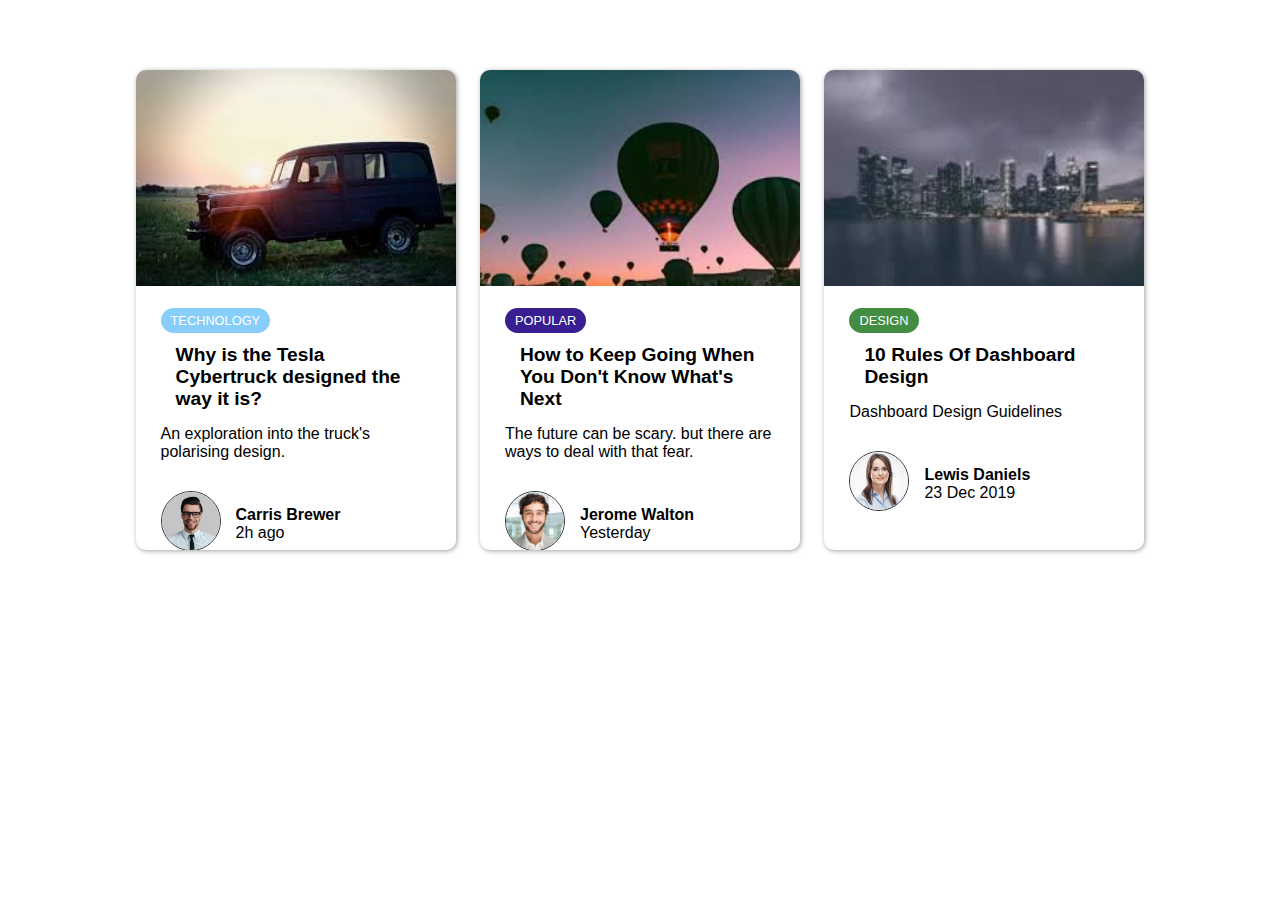
<file: cards/index.htm>
<!DOCTYPE html>
<html lang="en">
  <head>
    <meta charset="UTF-8" />
    <title>Document</title>
    <link rel="stylesheet" href="style.css" />
  </head>
  <body>
    <main>
      <div class="card">
        <div class="img">
          <img src="./img/img1.jfif" alt="car" />
        </div>
        <div class="content">
          <span class="bgBlue">Technology</span>
          <h3>Why is the Tesla Cybertruck designed the way it is?</h3>
          <p>An exploration into the truck's polarising design.</p>
          <div class="bottom">
            <img src="./img/person1.jpg" alt="writer" />
            <div class="text">
              <h4>Carris Brewer</h4>
              <p>2h ago</p>
            </div>
          </div>
        </div>
      </div>
      <div class="card">
        <div class="img">
          <img src="./img/img2.jfif" alt="car" />
        </div>
        <div class="content">
          <span class="bgPruple">Popular</span>
          <h3>How to Keep Going When You Don't Know What's Next</h3>
          <p>
            The future can be scary. but there are ways to deal with that fear.
          </p>
          <div class="bottom">
            <img src="./img/person3.jpg" alt="writer" />
            <div class="text">
              <h4>Jerome Walton</h4>
              <p>Yesterday</p>
            </div>
          </div>
        </div>
      </div>
      <div class="card">
        <div class="img">
          <img src="./img/img3.jfif" alt="car" />
        </div>
        <div class="content">
          <span class="bgGreen">Design</span>
          <h3>10 Rules Of Dashboard Design
            </h3>
          <p>Dashboard Design Guidelines</p>
          <div class="bottom">
            <img src="./img/person2.jpg" alt="writer" />
            <div class="text">
              <h4>Lewis Daniels</h4>
              <p>23 Dec 2019</p>
            </div>
          </div>
        </div>
      </div>
    </main>
  </body>
</html>
</file>
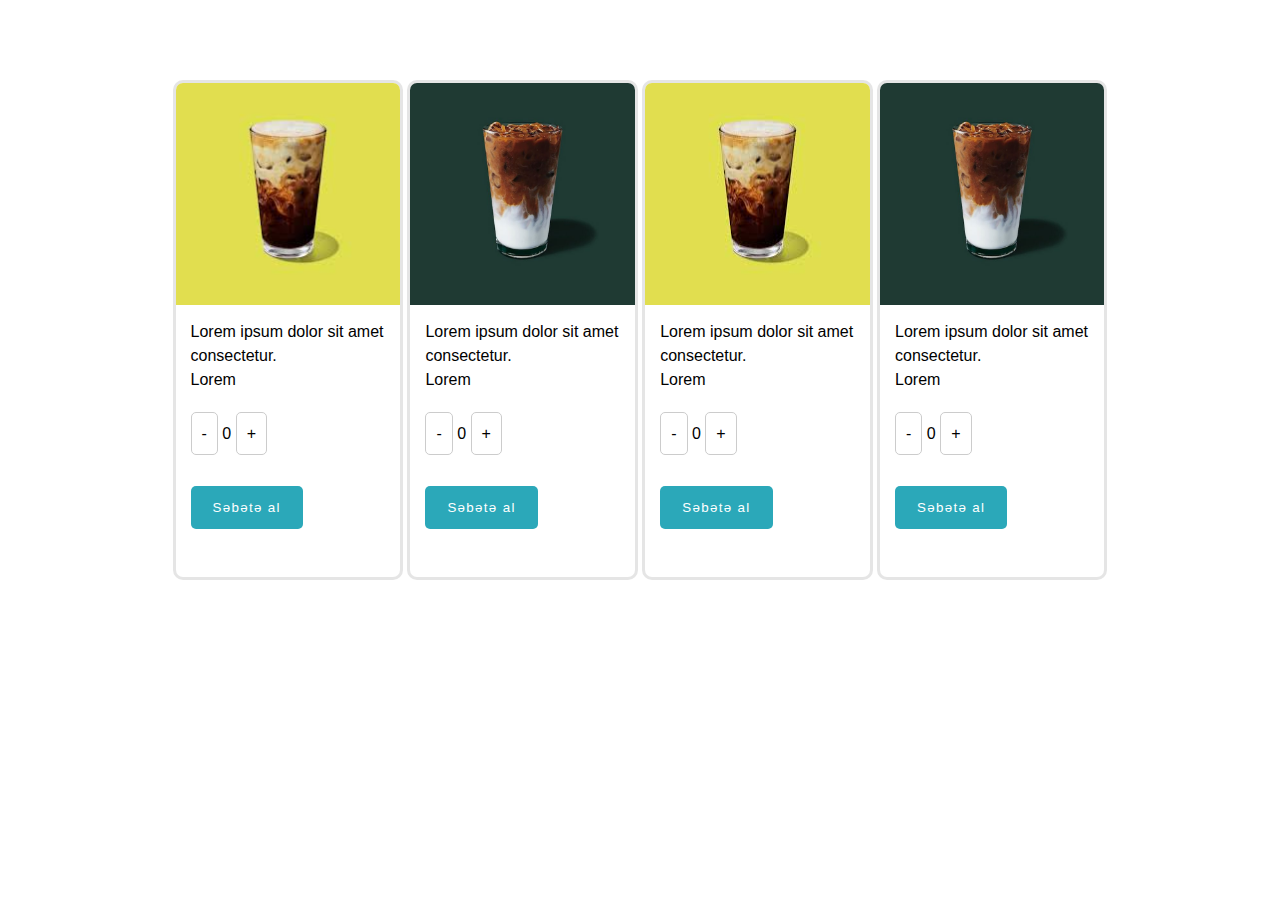
<file: drinks_cards/index.htm>
<!DOCTYPE html>
<html lang="en">
  <head>
    <meta charset="UTF-8" />
    <title>Drinks</title>
    <link rel="stylesheet" href="style.css" />
  </head>
  <body>
    <main>
      <div class="card">
        <div class="cardImg">
          <img src="img/drink1.jfif" alt="drink" />
        </div>
        <div class="cardText">
          <p>Lorem ipsum dolor sit amet consectetur.</p>
          <p>Lorem</p>
          <p><span>-</span> 0 <span>+</span></p>
          <button>Səbətə al</button>
        </div>
      </div>
      <div class="card">
        <div class="cardImg">
          <img src="img/drink4.jpg" alt="drink" />
        </div>
        <div class="cardText">
          <p>Lorem ipsum dolor sit amet consectetur.</p>
          <p>Lorem</p>
          <p><span>-</span> 0 <span>+</span></p>
          <button>Səbətə al</button>
        </div>
      </div>
      <div class="card">
        <div class="cardImg">
          <img src="img/drink1.jfif" alt="drink" />
        </div>
        <div class="cardText">
          <p>Lorem ipsum dolor sit amet consectetur.</p>
          <p>Lorem</p>
          <p><span>-</span> 0 <span>+</span></p>
          <button>Səbətə al</button>
        </div>
      </div>
      <div class="card">
        <div class="cardImg">
          <img src="img/drink4.jpg" alt="drink" />
        </div>
        <div class="cardText">
          <p>Lorem ipsum dolor sit amet consectetur.</p>
          <p>Lorem</p>
          <p><span>-</span> 0 <span>+</span></p>
          <button>Səbətə al</button>
        </div>
      </div>
    </main>
  </body>
</html>
</file>
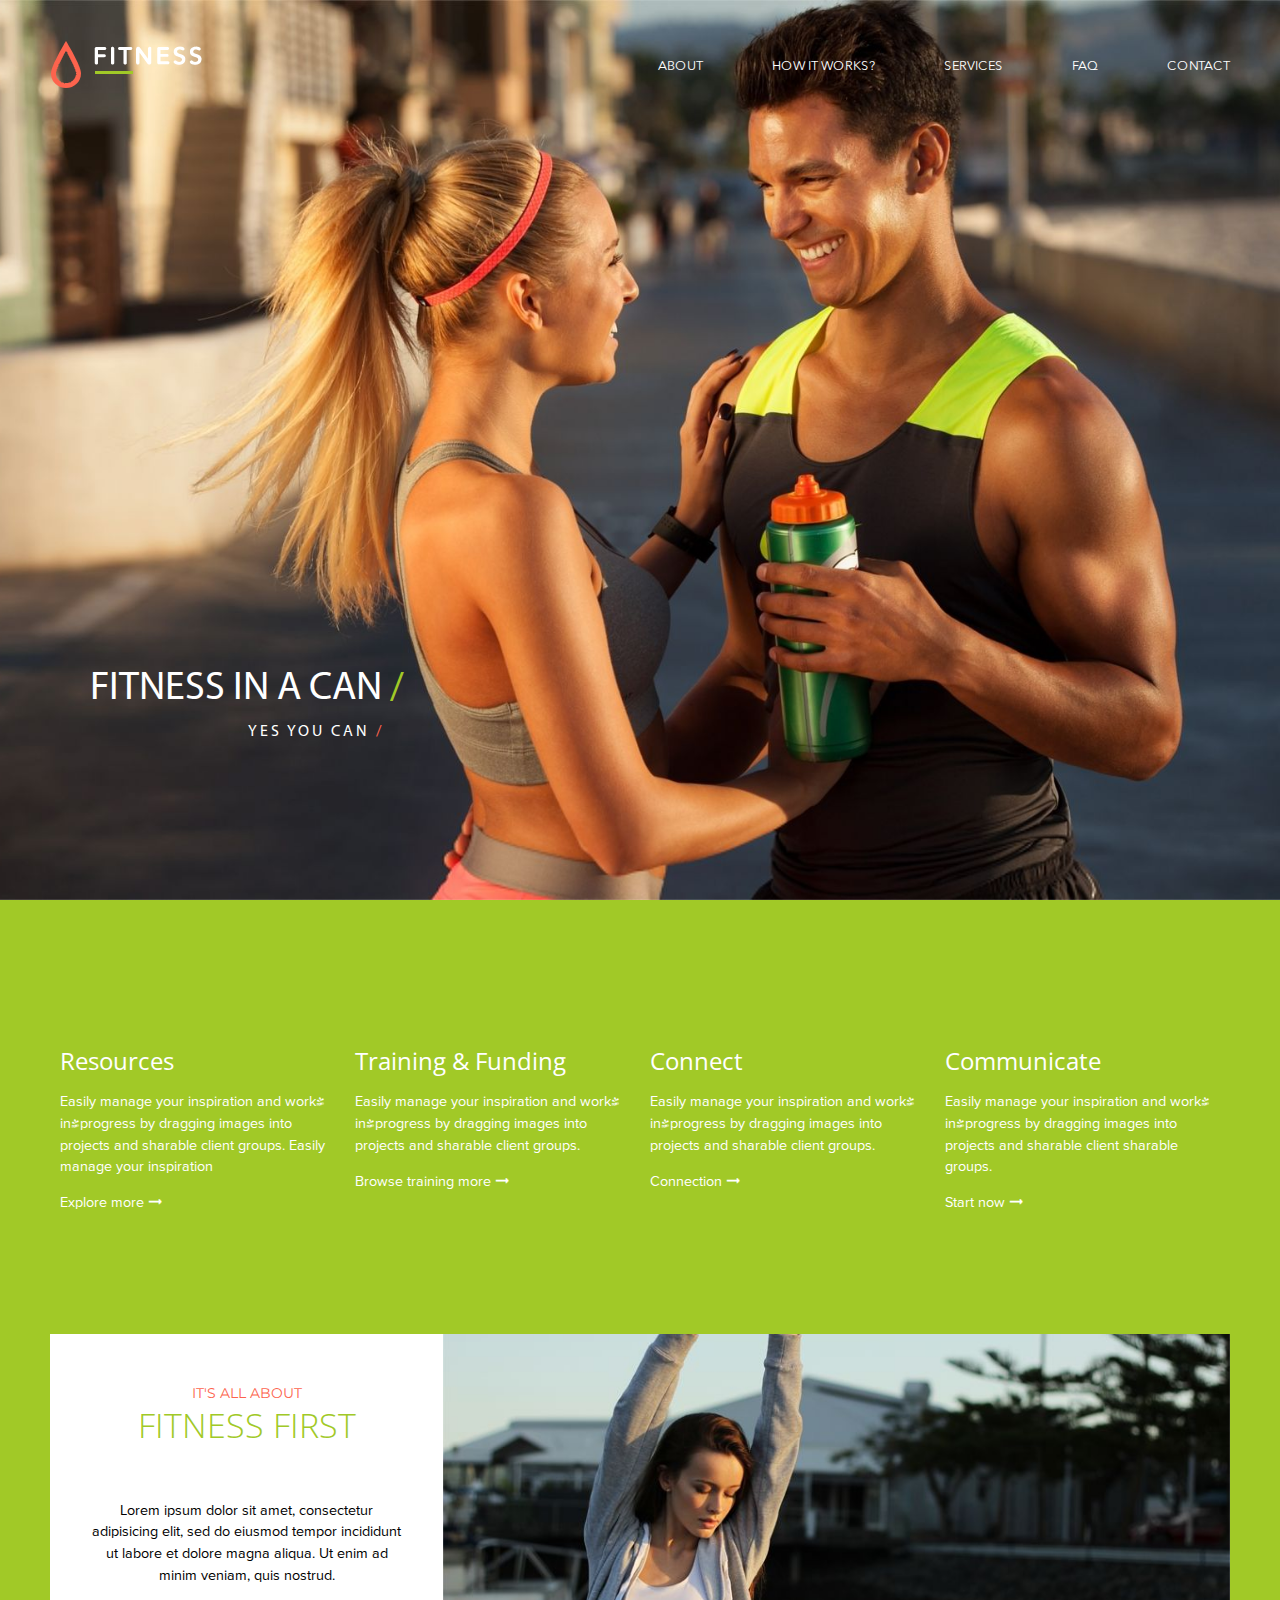
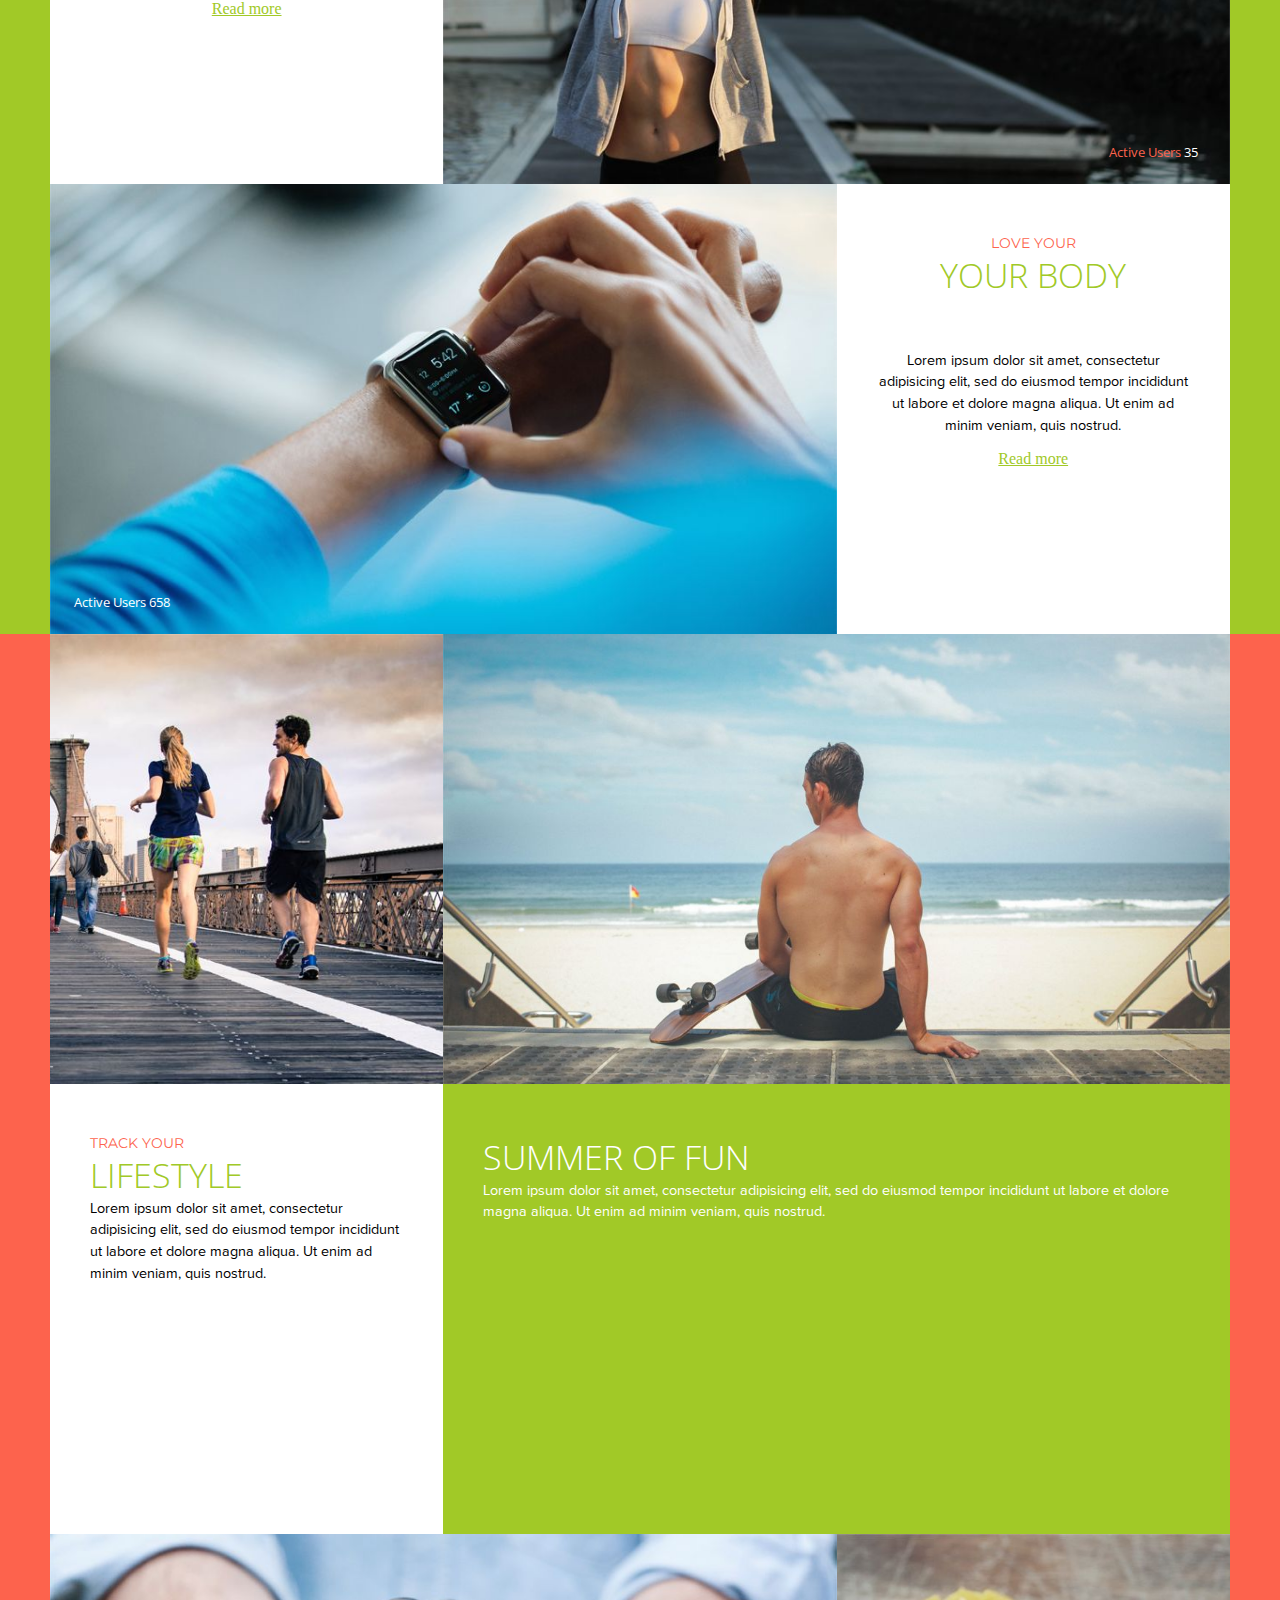
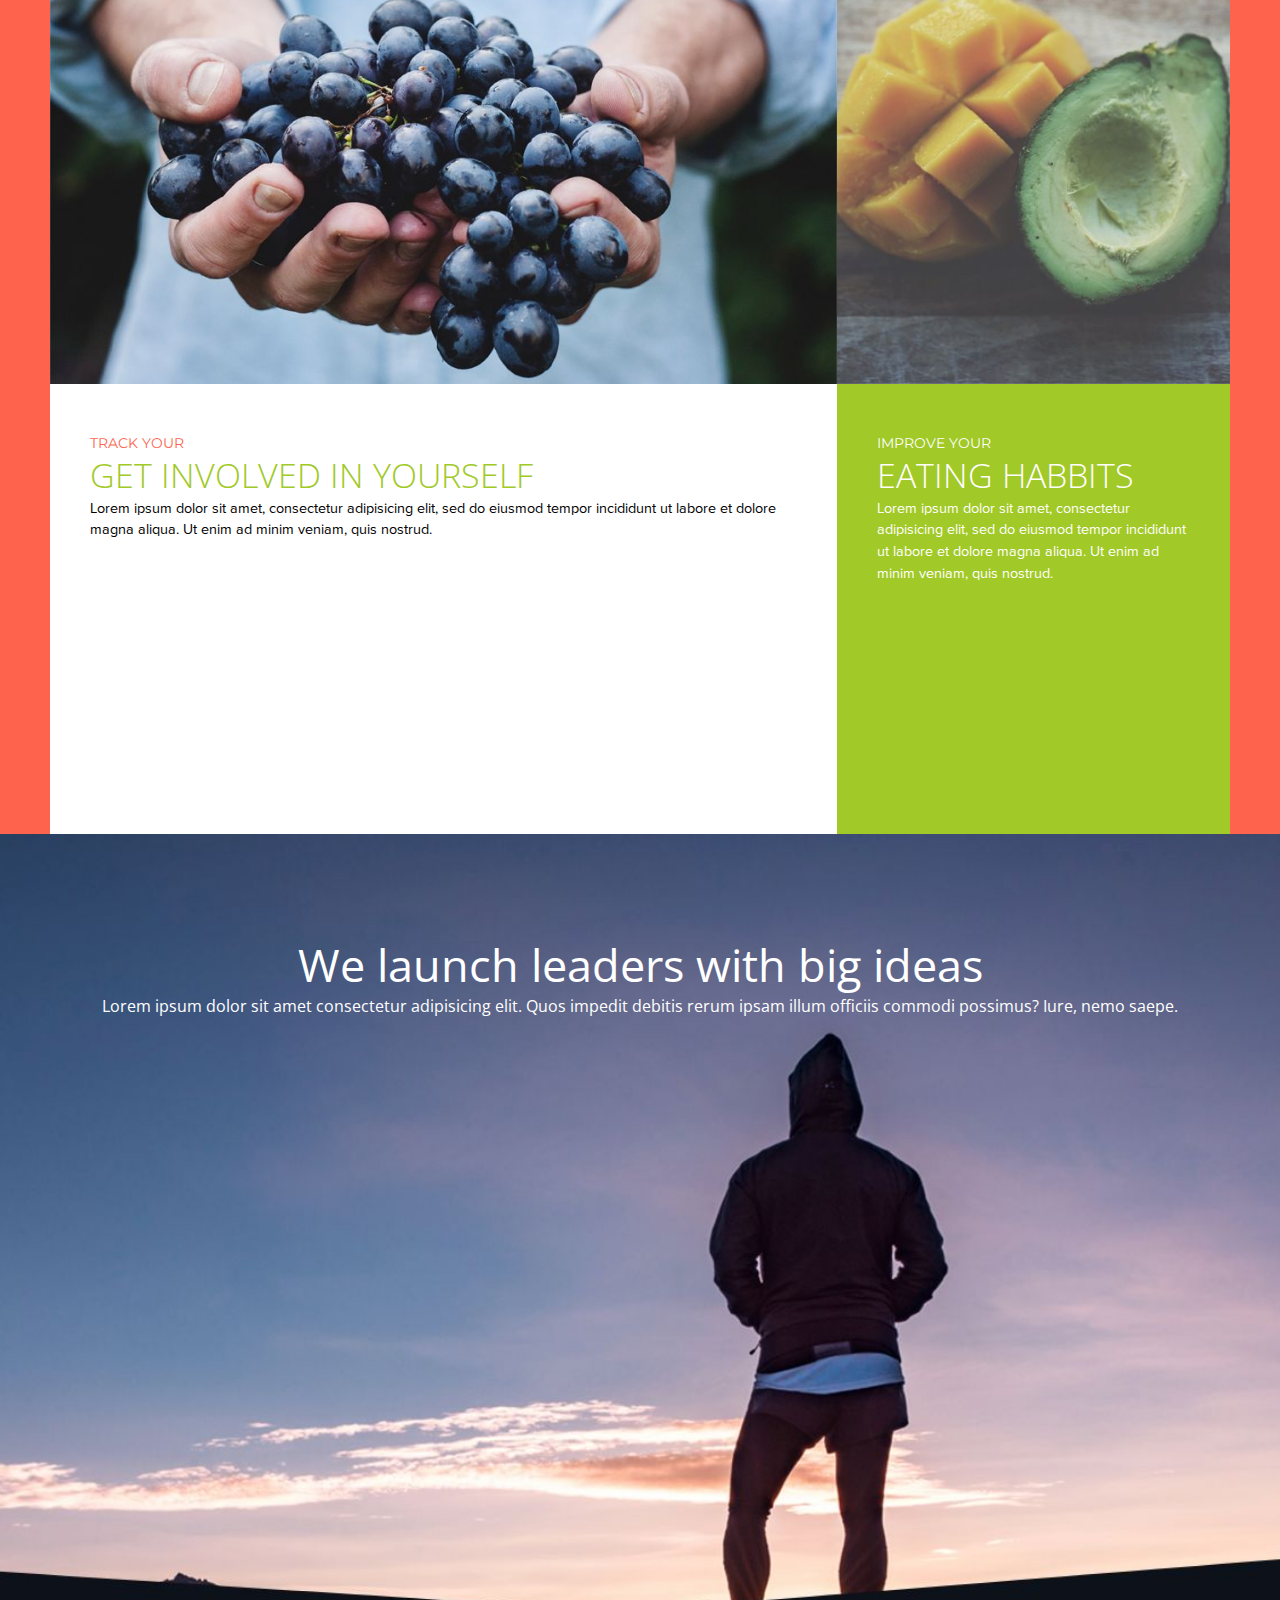
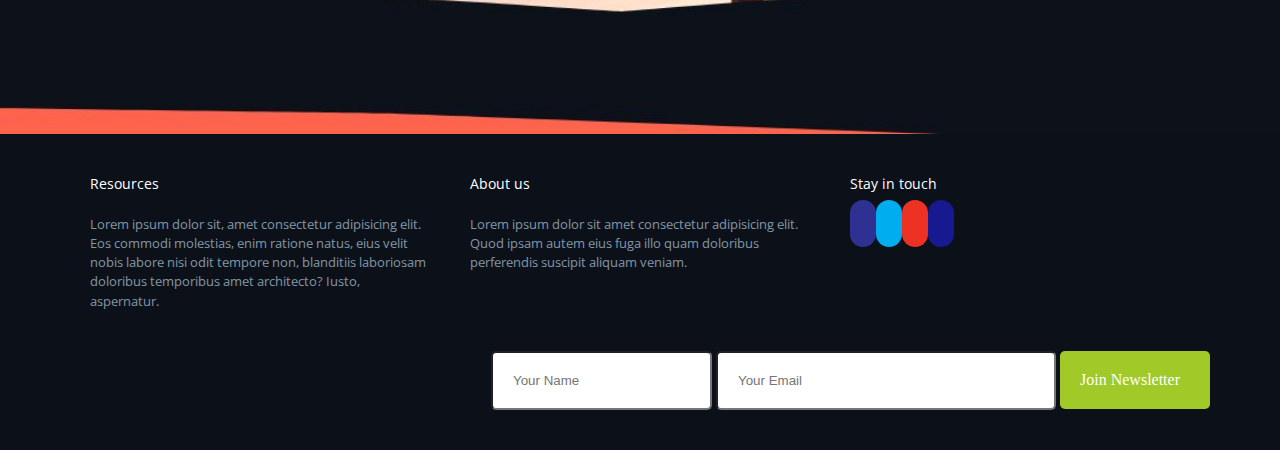
<file: Fitness/index.htm>
<!DOCTYPE html>
<html lang="en">
  <head>
    <meta charset="UTF-8" />
    <meta name="viewport" content="width=device-width, initial-scale=1.0" />
    <title>Fitness</title>
    <link rel="stylesheet" href="css/reset.css" />
    <link rel="stylesheet" href="css/font.css" />
    <link rel="stylesheet" href="css/style.css" />
    <link rel="shortcut icon" href="favicon.ico" type="image/x-icon" />
    <link
      rel="stylesheet"
      href="https://cdnjs.cloudflare.com/ajax/libs/font-awesome/6.5.2/css/all.min.css"
      integrity="sha512-SnH5WK+bZxgPHs44uWIX+LLJAJ9/2PkPKZ5QiAj6Ta86w+fsb2TkcmfRyVX3pBnMFcV7oQPJkl9QevSCWr3W6A=="
      crossorigin="anonymous"
      referrerpolicy="no-referrer"
    />
  </head>
  <body>
    <header>
      <nav>
        <a href="" id="logo"><img src="img/logo.png" alt="Fitness logo" /></a>
        <ul id="menu" class="txtwhite">
          <li><a href="">About</a></li>
          <li><a href="">How it works?</a></li>
          <li><a href="">Services</a></li>
          <li><a href="">FAQ</a></li>
          <li><a href="">Contact</a></li>
        </ul>
      </nav>
      <div id="title" class="txtwhite">
        <h1>Fitness In a Can <span class="txtgreen">/</span></h1>
        <h5>Yes You Can <span class="txtred">/</span></h5>
      </div>
    </header>
    <main>
      <div class="bggreen">
        <div class="container">
          <div class="art4 txtwhite row">
            <article class="col25 fleft">
              <i class="fa-solid fa-suitcase"></i>
              <h3>Resources</h3>
              <p>
                Easily manage your inspiration and work-in-progress by dragging
                images into projects and sharable client groups. Easily manage
                your inspiration
              </p>
              <a href="">Explore more 🠖</a>
            </article>
            <article class="col25 fleft">
              <i class="fa-solid fa-gauge-high"></i>
              <h3>Training & Funding</h3>
              <p>
                Easily manage your inspiration and work-in-progress by dragging
                images into projects and sharable client groups.
              </p>
              <a href="">Browse training more 🠖</a>
            </article>
            <article class="col25 fleft">
              <i class="fa-solid fa-cloud"></i>
              <h3>Connect</h3>
              <p>
                Easily manage your inspiration and work-in-progress by dragging
                images into projects and sharable client groups.
              </p>
              <a href="">Connection 🠖</a>
            </article>
            <article class="col25 fleft">
              <i class="fa-solid fa-comment-dots"></i>
              <h3>Communicate</h3>
              <p>
                Easily manage your inspiration and work-in-progress by dragging
                images into projects and sharable client sharable groups.
              </p>
              <a href="">Start now 🠖</a>
            </article>
          </div>
          <div class="row">
            <div id="fitnessfirst" class="vh50 fright col66">
              <p id="activeusers" class="txtred">
                Active Users <span class="txtwhite"> 35 </span
                ><i class="fa-solid fa-droplet"></i>
              </p>
            </div>
            <div class="bgwhite fleft vh50 txtcenter artpadding col33">
              <h6 class="txtred">It's all about</h6>
              <h2 class="txtgreen">Fitness First</h2>
              <i class="fa-solid fa-droplet"></i>
              <p>
                Lorem ipsum dolor sit amet, consectetur adipisicing elit, sed do
                eiusmod tempor incididunt ut labore et dolore magna aliqua. Ut
                enim ad minim veniam, quis nostrud.
              </p>
              <a href="" class="txtgreen readmore"><u>Read more</u></a>
            </div>
          </div>
          <div class="row">
            <div id="yourbody" class="vh50 fleft col66">
              <p id="productused" class="txtwhite">
                Active Users <span class="txtwhite"> 658 </span
                ><i class="fa-solid fa-droplet"></i>
              </p>
            </div>
            <div class="bgwhite fleft vh50 txtcenter artpadding col33">
              <h6 class="txtred">Love your</h6>
              <h2 class="txtgreen">Your body</h2>
              <i class="fa-solid fa-droplet"></i>
              <p>
                Lorem ipsum dolor sit amet, consectetur adipisicing elit, sed do
                eiusmod tempor incididunt ut labore et dolore magna aliqua. Ut
                enim ad minim veniam, quis nostrud.
              </p>
              <a href="" class="txtgreen readmore"><u>Read more</u></a>
            </div>
          </div>
        </div>
      </div>
      <div class="bgred">
        <div class="container">
          <div class="row">
            <div class="fleft col33">
              <div id="lifestyle" class="vh50"></div>
              <div class="bgwhite vh50 artpadding">
                <i class="fa-solid fa-user"></i>
                <h6 class="txtred">Track your</h6>
                <h2 class="txtgreen">Lifestyle</h2>
                <p>
                  Lorem ipsum dolor sit amet, consectetur adipisicing elit, sed
                  do eiusmod tempor incididunt ut labore et dolore magna aliqua.
                  Ut enim ad minim veniam, quis nostrud.
                </p>
              </div>
            </div>
            <div class="fleft col66">
              <div id="summeroffun" class="vh50"></div>
              <div class="bggreen vh50 txtwhite artpadding">
                <h2>Summer of Fun</h2>
                <p>
                  Lorem ipsum dolor sit amet, consectetur adipisicing elit, sed
                  do eiusmod tempor incididunt ut labore et dolore magna aliqua.
                  Ut enim ad minim veniam, quis nostrud.
                </p>
              </div>
            </div>
          </div>
          <div class="row">
            <div class="fleft col66">
              <div id="grape" class="vh50"></div>
              <div class="bgwhite vh50 artpadding">
                <h6 class="txtred">Track your</h6>
                <h2 class="txtgreen">Get involved in yourself</h2>
                <p>
                  Lorem ipsum dolor sit amet, consectetur adipisicing elit, sed
                  do eiusmod tempor incididunt ut labore et dolore magna aliqua.
                  Ut enim ad minim veniam, quis nostrud.
                </p>
              </div>
            </div>
            <div class="fleft col33">
              <div id="mango" class="vh50"></div>
              <div class="bggreen vh50 txtwhite artpadding">
                <h6>Improve your</h6>
                <h2>Eating Habbits</h2>
                <p>
                  Lorem ipsum dolor sit amet, consectetur adipisicing elit, sed
                  do eiusmod tempor incididunt ut labore et dolore magna aliqua.
                  Ut enim ad minim veniam, quis nostrud.
                </p>
              </div>
            </div>
          </div>
        </div>
      </div>
    </main>
    <footer>
      <div id="footerbg">
        <div class="container">
          <div id="footertitle">
            <h4 class="txtwhite txtcenter">We launch leaders with big ideas</h4>
            <p class="txtwhite txtcenter">
              Lorem ipsum dolor sit amet consectetur adipisicing elit. Quos
              impedit debitis rerum ipsam illum officiis commodi possimus? Iure,
              nemo saepe.
            </p>
          </div>
        </div>
      </div>
      <div class="container">
          <div class="footertxt">
          <div class="txttop">
            <div class="col col33 fleft">
              <p class="txtwhite toptitle">Resources</p>
              <p>
                Lorem ipsum dolor sit, amet consectetur adipisicing elit. Eos
                commodi molestias, enim ratione natus, eius velit nobis labore
                nisi odit tempore non, blanditiis laboriosam doloribus
                temporibus amet architecto? Iusto, aspernatur.
              </p>
            </div>
            <div class="col col33 fleft">
              <p class="txtwhite toptitle">About us</p>
              <p>
                Lorem ipsum dolor sit amet consectetur adipisicing elit. Quod
                ipsam autem eius fuga illo quam doloribus perferendis suscipit
                aliquam veniam.
              </p>
            </div>
            <div class="col col33 fleft">
              <p class="txtwhite toptitle">Stay in touch</p>
              <div class="icons txtwhite">
                <i class="fa-brands fa-facebook-f"></i>
                <i class="fa-brands fa-twitter"></i>
                <i class="fa-brands fa-youtube"></i>
                <i class="fa-brands fa-linkedin-in"></i>
              </div>
            </div>
          </div>
          <div class="txtbottom fright">
            <input id="name" type="text" placeholder="Your Name">
            <input id="email" type="email" placeholder="Your Email">
            <a class="join bggreen txtwhite" href="">Join Newsletter <i class="fa-solid fa-circle-chevron-right"></i></a>
          </div>
        </div>
      </div>
    </footer>
  </body>
</html>
</file>
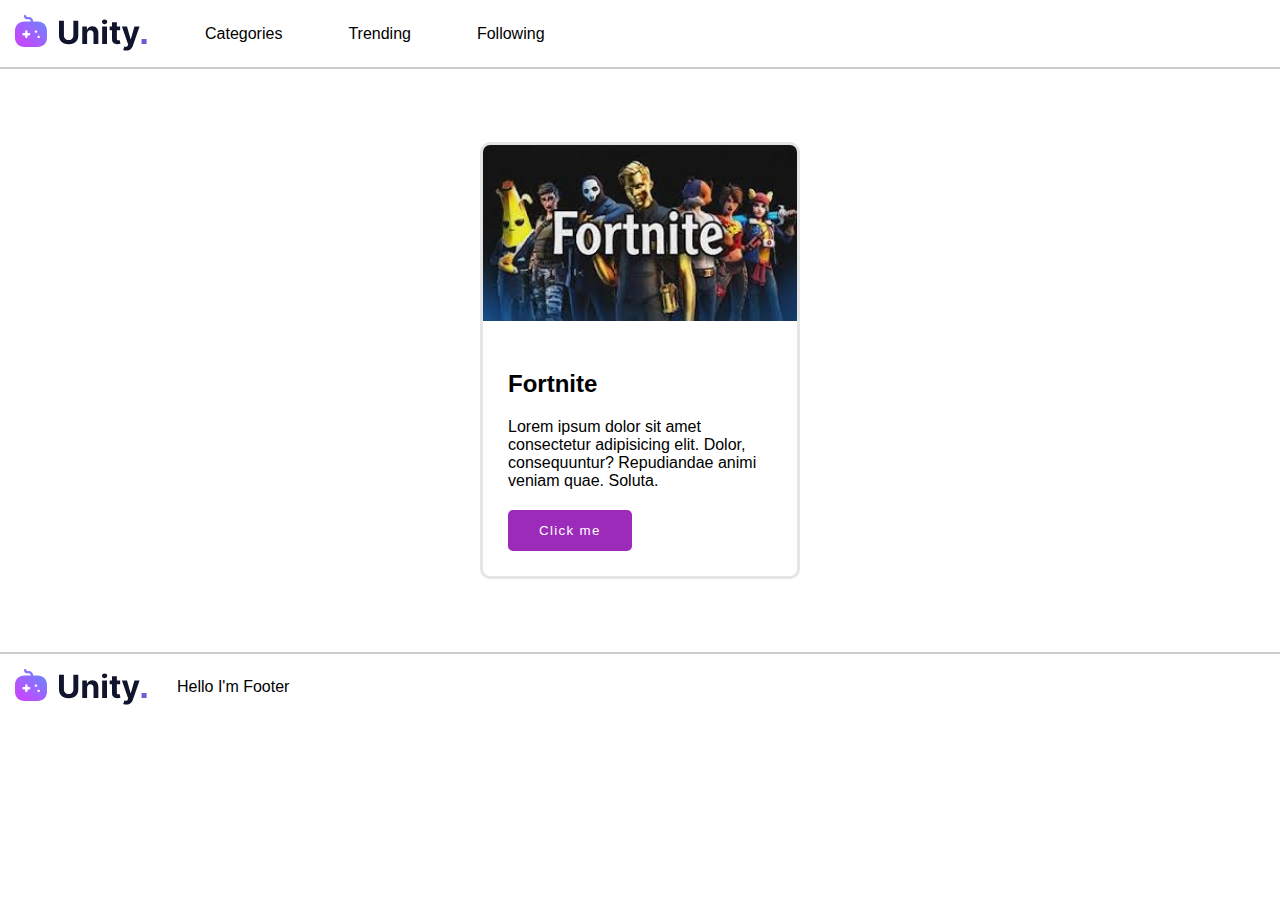
<file: fortnite/index.htm>
<!DOCTYPE html>
<html lang="en">
  <head>
    <meta charset="UTF-8" />
    <title>Fortnite</title>
    <link rel="stylesheet" href="style.css" />
  </head>
  <body>
    <header>
      <nav>
        <img src="./img/logo.svg" alt="logo" />
        <ul>
          <li><a href="">Categories </a></li>
          <li><a href="">Trending</a></li>
          <li><a href="">Following</a></li>
        </ul>
      </nav>
    </header>
    <main>
      <div class="cardImg">
        <img src="./img/fortnite1.jfif" alt="fortnite" />
      </div>
      <div class="cardText">
        <h3>Fortnite</h3>
        <p>
          Lorem ipsum dolor sit amet consectetur adipisicing elit. Dolor,
          consequuntur? Repudiandae animi veniam quae. Soluta.
        </p>
        <button>Click me</button>
      </div>
    </main>
    <footer>
      <img src="./img/logo.svg" alt="logo">
      <span>Hello I'm Footer</span>
    </footer>
  </body>
</html>
</file>
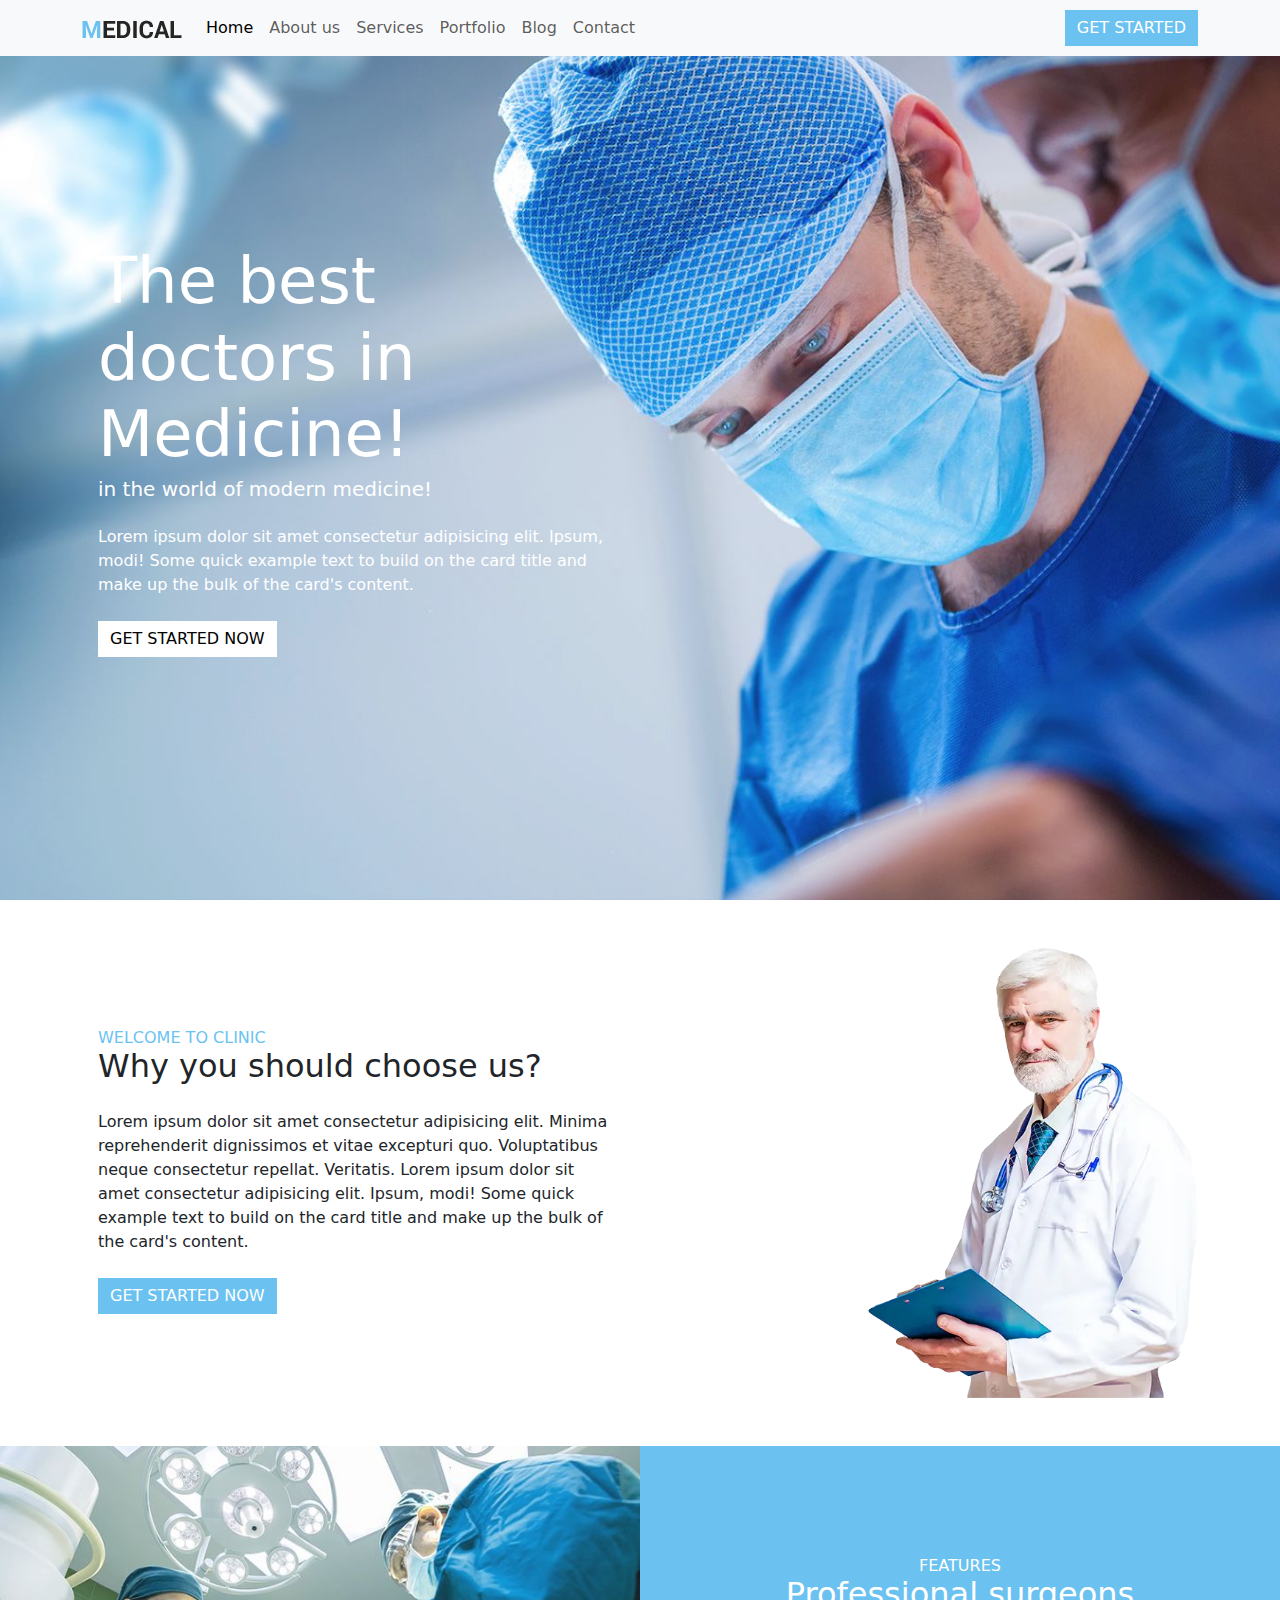
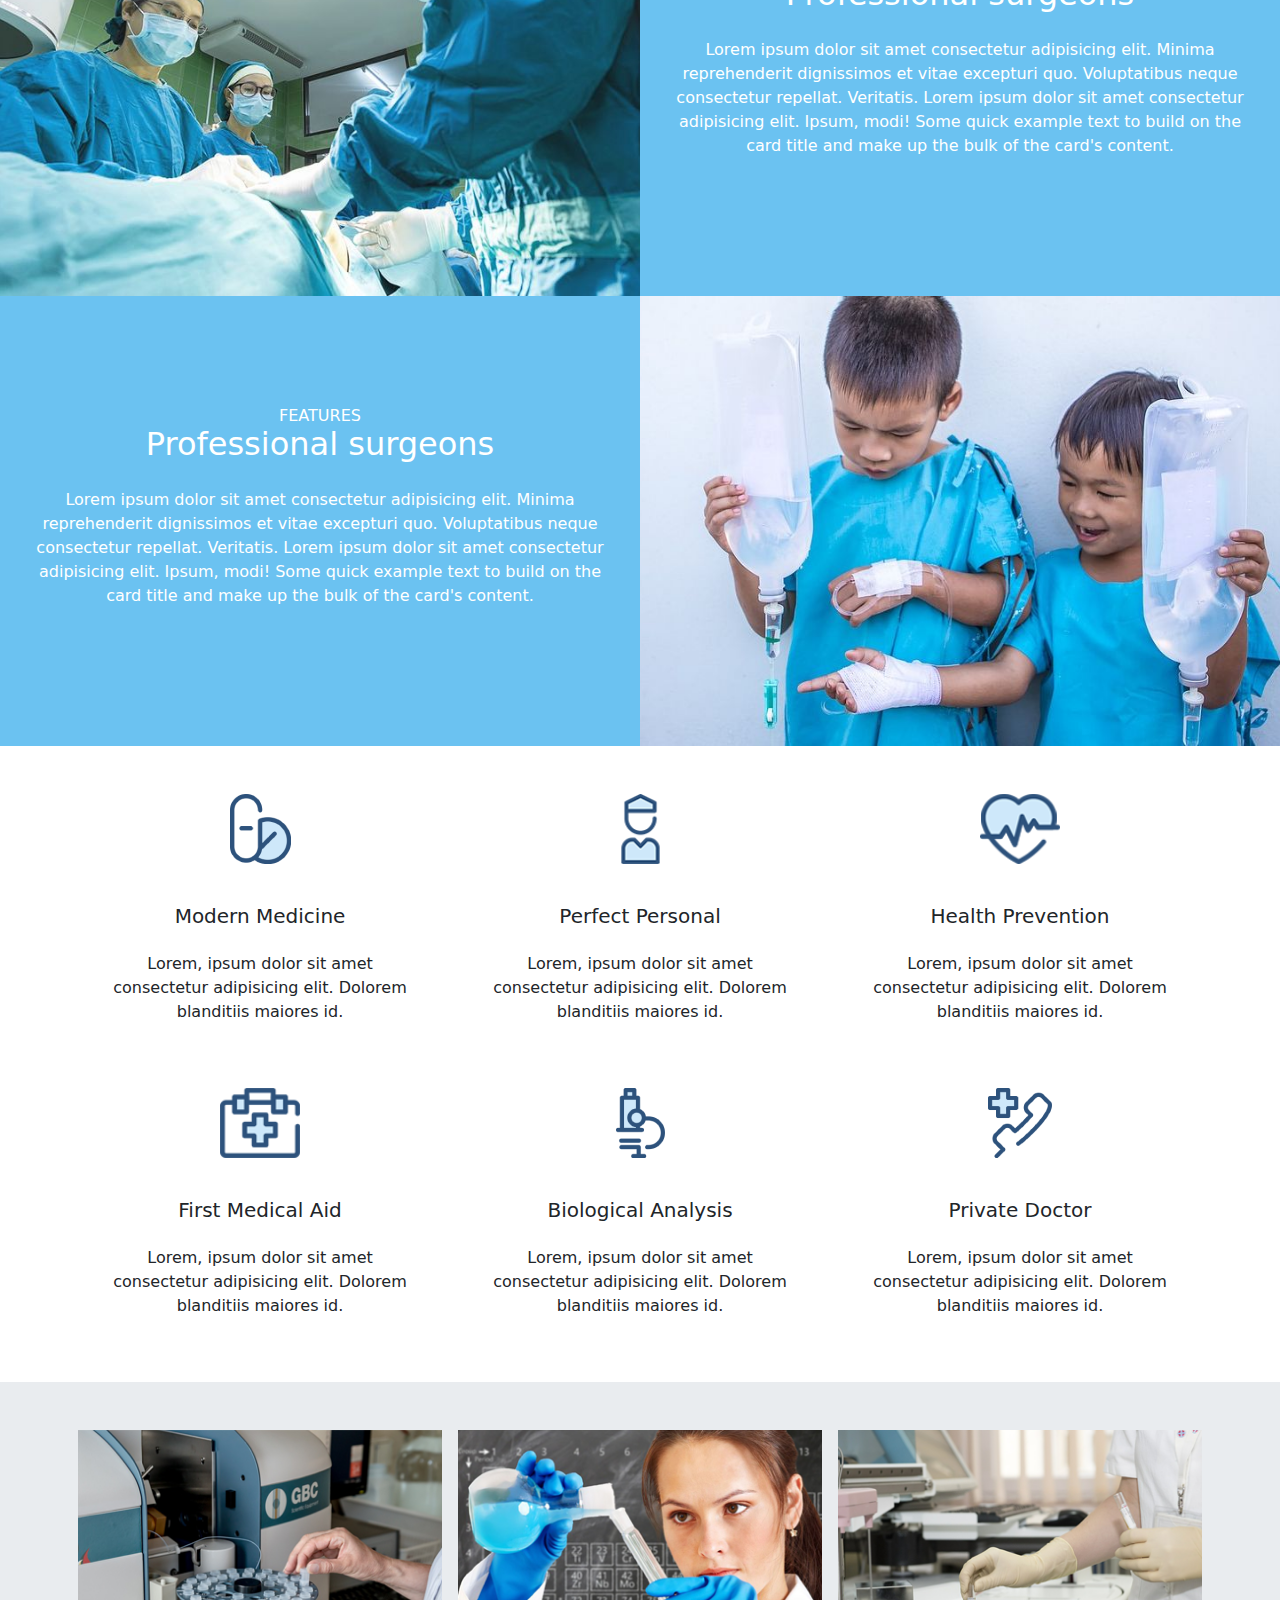
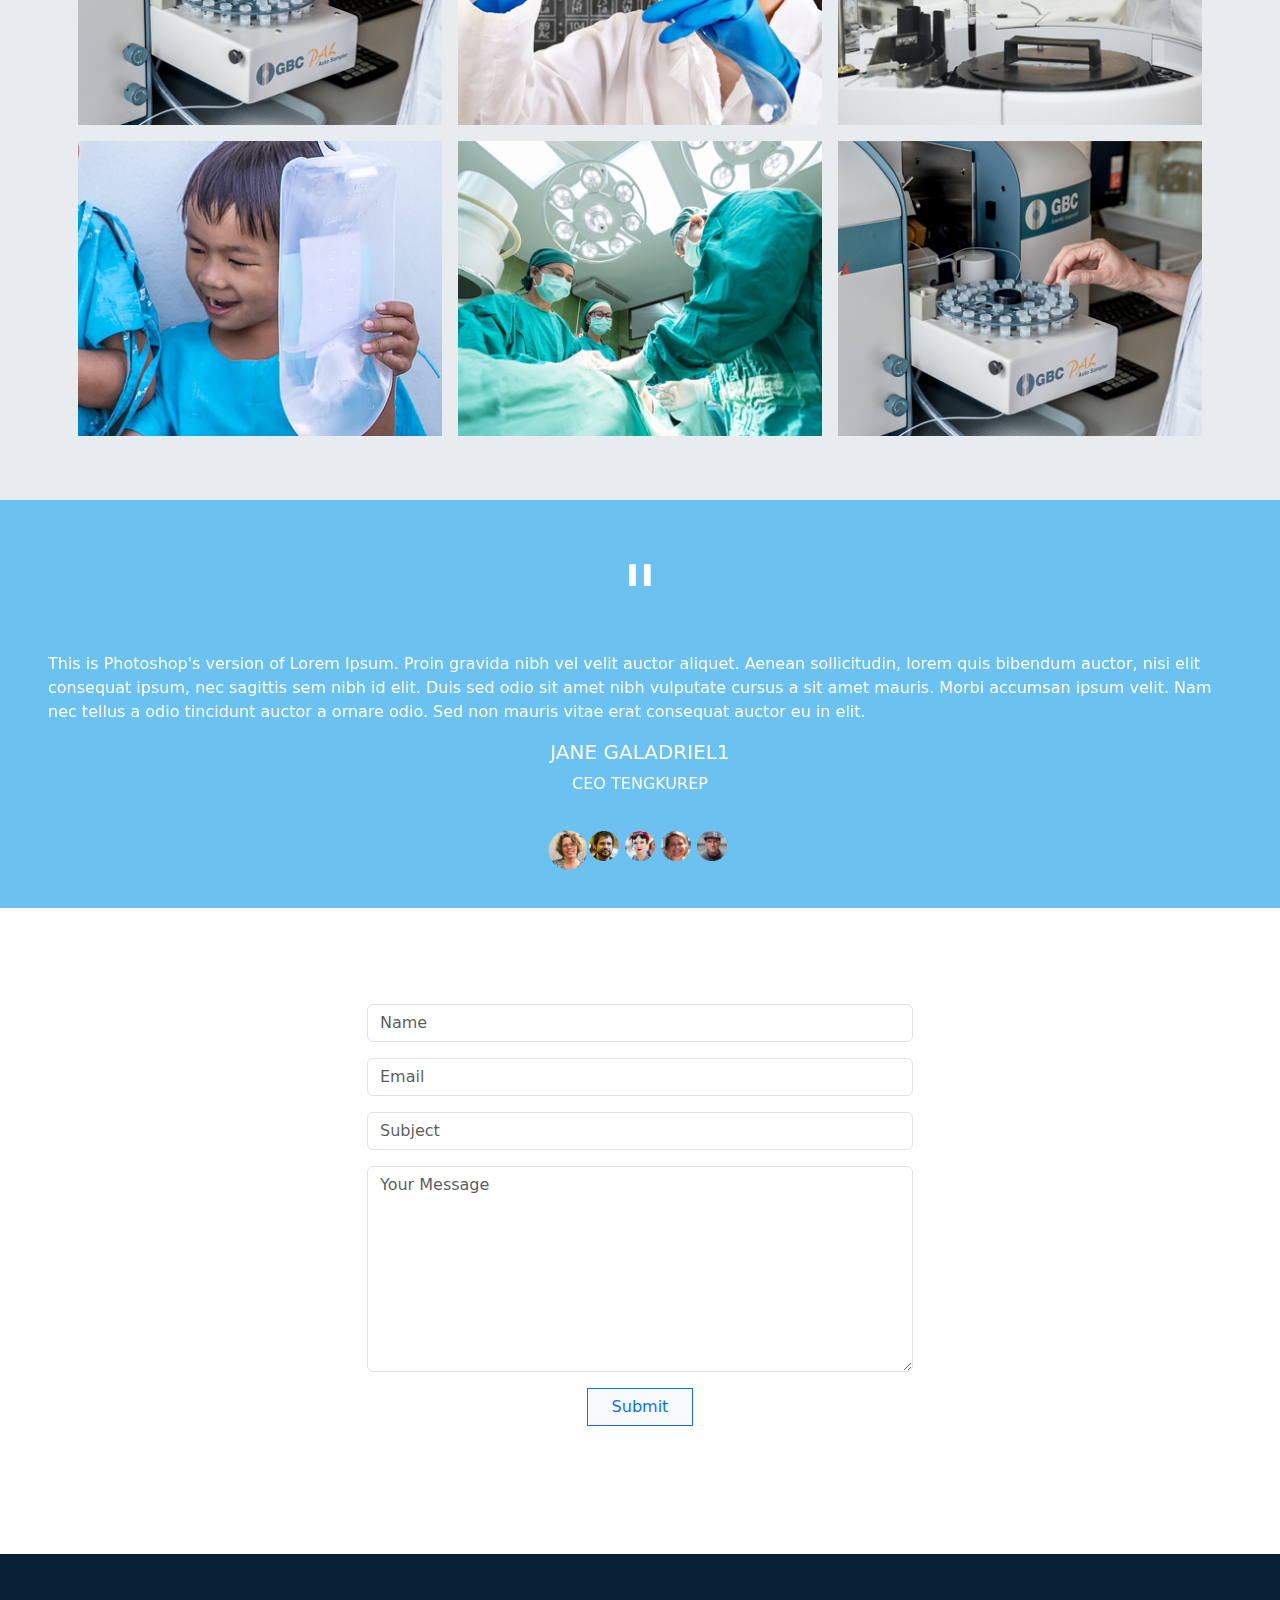
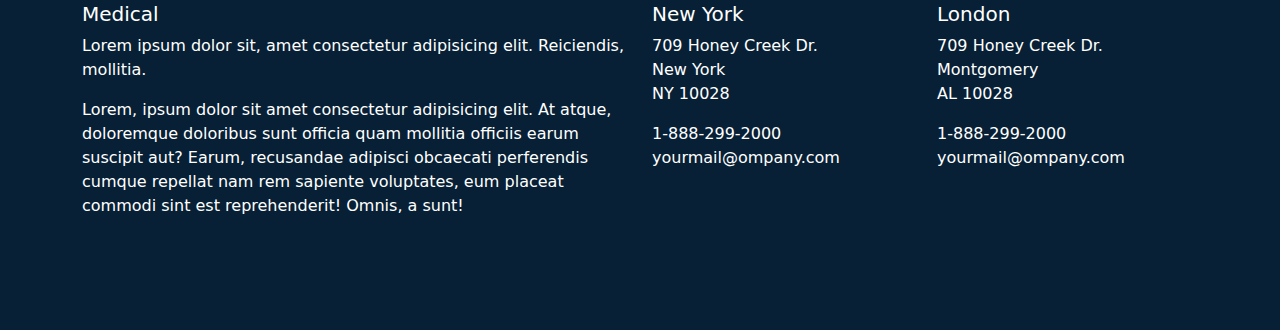
<file: Medical/index.htm>
<!DOCTYPE html>
<html lang="en">
  <head>
    <meta charset="UTF-8" />
    <meta name="viewport" content="width=device-width, initial-scale=1.0" />
    <title>Medical</title>
    <link rel="shortcut icon" href="favicon.ico" type="image/x-icon" />
    <link
      rel="stylesheet"
      href="https://cdn.jsdelivr.net/npm/bootstrap@5.3.3/dist/css/bootstrap.min.css"
      integrity="sha384-QWTKZyjpPEjISv5WaRU9OFeRpok6YctnYmDr5pNlyT2bRjXh0JMhjY6hW+ALEwIH"
      crossorigin="anonymous"
    />
    <link rel="stylesheet" href="style.css" />
  </head>
  <body>
    <header class="vh-100">
      <nav class="navbar fixed-top navbar-expand-lg bg-body-tertiary">
        <div class="container justify-content-end justify-content-lg-between">
          <button
            class="navbar-toggler"
            type="button"
            data-bs-toggle="collapse"
            data-bs-target="#navbarSupportedContent"
            aria-controls="navbarSupportedContent"
            aria-expanded="false"
            aria-label="Toggle navigation"
          >
            <span class="navbar-toggler-icon"></span>
          </button>
          <div class="collapse navbar-collapse" id="navbarSupportedContent">
            <a class="navbar-brand" href="#"
              ><img src="img/Medical.png" alt="Medical logo"
            /></a>
            <ul class="navbar-nav me-auto mb-2 mb-lg-0">
              <li class="nav-item">
                <a class="nav-link active" aria-current="page" href="#">Home</a>
              </li>
              <li class="nav-item">
                <a class="nav-link" href="#">About us</a>
              </li>
              <li class="nav-item">
                <a class="nav-link" href="#">Services</a>
              </li>
              <li class="nav-item">
                <a class="nav-link" href="#">Portfolio</a>
              </li>
              <li class="nav-item">
                <a class="nav-link" href="#">Blog</a>
              </li>
              <li class="nav-item">
                <a class="nav-link" href="#">Contact</a>
              </li>
            </ul>
            <button
              class="btn btn-primary bg-mavi border-0 rounded-0 text-uppercase"
            >
              Get Started
            </button>
          </div>
        </div>
      </nav>
      <div class="container">
        <div class="row vh-100 align-items-center">
          <div class="col-md-6">
            <div class="card bg-transparent text-white border-0">
              <div class="card-body">
                <h1 class="card-title display-3">
                  The best doctors in <b>Medicine!</b>
                </h1>
                <h5 class="card-subtitle mb-2">
                  in the world of modern medicine!
                </h5>
                <p class="card-text my-4">
                  Lorem ipsum dolor sit amet consectetur adipisicing elit.
                  Ipsum, modi! Some quick example text to build on the card
                  title and make up the bulk of the card's content.
                </p>
                <a
                  href="#"
                  class="btn btn-light bg-white border-0 rounded-0 text-uppercase"
                  >Get started now</a
                >
              </div>
            </div>
          </div>
        </div>
      </div>
    </header>
    <main>
      <div class="bg-white py-5">
        <div class="container">
          <div class="row">
            <div class="col-lg-6 d-flex align-items-center">
              <div class="card bg-transparent border-0">
                <div class="card-body">
                  <h6 class="card-subtitle text-uppercase text-mavi">
                    Welcome to clinic
                  </h6>
                  <h2 class="card-title mb-2">Why you should choose us?</h2>
                  <p class="card-text my-4">
                    Lorem ipsum dolor sit amet consectetur adipisicing elit.
                    Minima reprehenderit dignissimos et vitae excepturi quo.
                    Voluptatibus neque consectetur repellat. Veritatis. Lorem
                    ipsum dolor sit amet consectetur adipisicing elit. Ipsum,
                    modi! Some quick example text to build on the card title and
                    make up the bulk of the card's content.
                  </p>
                  <a
                    class="btn btn-primary bg-mavi border-0 rounded-0 text-uppercase"
                    >Get started now</a
                  >
                </div>
              </div>
            </div>
            <div class="col-lg-6 text-end">
              <img
                class="mw-100 vh-50"
                src="img/hekimbaba.webp"
                alt="Hekim baba"
              />
            </div>
          </div>
        </div>
      </div>
      <div class="bg-mavi">
        <div class="container-fluid">
          <div class="row">
            <div class="col-lg-6 vh-50 order-lg-1 d-flex align-items-center">
              <div class="card bg-transparent border-0 text-white text-center">
                <div class="card-body">
                  <h6 class="card-subtitle text-uppercase">Features</h6>
                  <h2 class="card-title mb-2">Professional surgeons</h2>
                  <p class="card-text my-4">
                    Lorem ipsum dolor sit amet consectetur adipisicing elit.
                    Minima reprehenderit dignissimos et vitae excepturi quo.
                    Voluptatibus neque consectetur repellat. Veritatis. Lorem
                    ipsum dolor sit amet consectetur adipisicing elit. Ipsum,
                    modi! Some quick example text to build on the card title and
                    make up the bulk of the card's content.
                  </p>
                </div>
              </div>
            </div>
            <div
              id="f1"
              class="col-lg-6 vh-50 d-flex align-items-center justify-content-center"
            >
              <h4 class="text-uppercase text-white d-none">Learn more about</h4>
            </div>
          </div>
          <div class="row">
            <div class="col-lg-6 vh-50 d-flex align-items-center">
              <div class="card bg-transparent border-0 text-white text-center">
                <div class="card-body">
                  <h6 class="card-subtitle text-uppercase">Features</h6>
                  <h2 class="card-title mb-2">Professional surgeons</h2>
                  <p class="card-text my-4">
                    Lorem ipsum dolor sit amet consectetur adipisicing elit.
                    Minima reprehenderit dignissimos et vitae excepturi quo.
                    Voluptatibus neque consectetur repellat. Veritatis. Lorem
                    ipsum dolor sit amet consectetur adipisicing elit. Ipsum,
                    modi! Some quick example text to build on the card title and
                    make up the bulk of the card's content.
                  </p>
                </div>
              </div>
            </div>
            <div
              id="f2"
              class="col-lg-6 vh-50 d-flex align-items-center justify-content-center"
            >
              <h4 class="text-uppercase text-white d-none">Learn more about</h4>
            </div>
          </div>
        </div>
      </div>
      <div class="bg-white my-5">
        <div class="container">
          <div class="row text-center">
            <div class="col-lg-4 col-md-6 col-12 mb-5">
              <div class="card border-0 align-items-center">
                <img src="img/s1.png" class="card-img-top" alt="service" />
                <div class="card-body">
                  <h5 class="card-title my-4">Modern Medicine</h5>
                  <p class="card-text">
                    Lorem, ipsum dolor sit amet consectetur adipisicing elit.
                    Dolorem blanditiis maiores id.
                  </p>
                </div>
              </div>
            </div>
            <div class="col-lg-4 col-md-6 col-12 mb-5">
              <div class="card border-0 align-items-center">
                <img src="img/s2.png" class="card-img-top" alt="services" />
                <div class="card-body">
                  <h5 class="card-title my-4">Perfect Personal</h5>
                  <p class="card-text">
                    Lorem, ipsum dolor sit amet consectetur adipisicing elit.
                    Dolorem blanditiis maiores id.
                  </p>
                </div>
              </div>
            </div>
            <div class="col-lg-4 col-md-6 col-12 mb-5">
              <div class="card border-0 align-items-center">
                <img src="img/s3.png" class="card-img-top" alt="services" />
                <div class="card-body">
                  <h5 class="card-title my-4">Health Prevention</h5>
                  <p class="card-text">
                    Lorem, ipsum dolor sit amet consectetur adipisicing elit.
                    Dolorem blanditiis maiores id.
                  </p>
                </div>
              </div>
            </div>
            <div class="col-lg-4 col-md-6 col-12">
              <div class="card border-0 align-items-center">
                <img src="img/s4.png" class="card-img-top" alt="services" />
                <div class="card-body">
                  <h5 class="card-title my-4">First Medical Aid</h5>
                  <p class="card-text">
                    Lorem, ipsum dolor sit amet consectetur adipisicing elit.
                    Dolorem blanditiis maiores id.
                  </p>
                </div>
              </div>
            </div>
            <div class="col-lg-4 col-md-6 col-12">
              <div class="card border-0 align-items-center">
                <img src="img/s5.png" class="card-img-top" alt="services" />
                <div class="card-body">
                  <h5 class="card-title my-4">Biological Analysis</h5>
                  <p class="card-text">
                    Lorem, ipsum dolor sit amet consectetur adipisicing elit.
                    Dolorem blanditiis maiores id.
                  </p>
                </div>
              </div>
            </div>
            <div class="col-lg-4 col-md-6 col-12">
              <div class="card border-0 align-items-center">
                <img src="img/s6.png" class="card-img-top" alt="services" />
                <div class="card-body">
                  <h5 class="card-title my-4">Private Doctor</h5>
                  <p class="card-text">
                    Lorem, ipsum dolor sit amet consectetur adipisicing elit.
                    Dolorem blanditiis maiores id.
                  </p>
                </div>
              </div>
            </div>
          </div>
        </div>
      </div>
      <div class="bg-body-secondary py-5">
        <div class="container">
          <div class="row galery">
            <div class="col-lg-4 col-md-6 col-12 mb-3 px-2 col">
              <img class="w-100" src="img/img-6.png" alt="" />
            </div>
            <div class="col-lg-4 col-md-6 col-12 mb-3 px-2 col">
              <img class="w-100" src="img/img-2.png" alt="" />
            </div>
            <div class="col-lg-4 col-md-6 col-12 mb-3 px-2 col">
              <img class="w-100" src="img/img-3.png" alt="" />
            </div>
            <div class="col-lg-4 col-md-6 col-12 mb-3 px-2 col">
              <img class="w-100" src="img/img-4.png" alt="" />
            </div>
            <div class="col-lg-4 col-md-6 col-12 mb-3 px-2 col">
              <img class="w-100" src="img/img-5.png" alt="" />
            </div>
            <div class="col-lg-4 col-md-6 col-12 mb-3 px-2 col">
              <img class="w-100" src="img/img-6.png" alt="" />
            </div>
          </div>
        </div>
      </div>
      <div class="bg-mavi py-5 w-50vw">
        <div id="carouselExampleIndicators" class="carousel slide">
          <div class="carousel-indicators">
            <button
              type="button"
              data-bs-target="#carouselExampleIndicators"
              data-bs-slide-to="0"
              aria-current="true"
              class="active"
              aria-label="Slide 1"
            >
              <div class="indicatorImg">
                <img src="img/i1.png" alt="" />
              </div>
            </button>
            <button
              type="button"
              data-bs-target="#carouselExampleIndicators"
              data-bs-slide-to="1"
              aria-label="Slide 2"
            >
              <div class="indicatorImg">
                <img src="img/i2.png" alt="" />
              </div>
            </button>
            <button
              type="button"
              data-bs-target="#carouselExampleIndicators"
              data-bs-slide-to="2"
              aria-label="Slide 3"
            >
              <div class="indicatorImg">
                <img src="img/i3.png" alt="" />
              </div>
            </button>
            <button
              type="button"
              data-bs-target="#carouselExampleIndicators"
              data-bs-slide-to="3"
              aria-label="Slide 4"
            >
              <div class="indicatorImg">
                <img src="img/i4.png" alt="" />
              </div>
            </button>
            <button
              type="button"
              data-bs-target="#carouselExampleIndicators"
              data-bs-slide-to="4"
              aria-label="Slide 5"
            >
              <div class="indicatorImg">
                <img src="img/i5.png" alt="" />
              </div>
            </button>
          </div>
          <div class="carousel-inner">
            <div class="carousel-item text-white active">
              <div class="caruselBg d-flex flex-column align-items-center px-5">
                <h1 id="sliderFont" class="display-1">"</h1>
                <p>
                  This is Photoshop's version of Lorem Ipsum. Proin gravida nibh
                  vel velit auctor aliquet. Aenean sollicitudin, lorem quis
                  bibendum auctor, nisi elit consequat ipsum, nec sagittis sem
                  nibh id elit. Duis sed odio sit amet nibh vulputate cursus a
                  sit amet mauris. Morbi accumsan ipsum velit. Nam nec tellus a
                  odio tincidunt auctor a ornare odio. Sed non mauris vitae erat
                  consequat auctor eu in elit.
                </p>
                <h5>JANE GALADRIEL1</h5>
                <p class="pb-5 fs-6">CEO TENGKUREP</p>
              </div>
            </div>
            <div class="carousel-item text-white">
              <div class="caruselBg d-flex flex-column align-items-center px-5">
                <h1 id="sliderFont" class="display-1">"</h1>
                <p>
                  This is Photoshop's version of Lorem Ipsum. Proin gravida nibh
                  vel velit auctor aliquet. Aenean sollicitudin, lorem quis
                  bibendum auctor, nisi elit consequat ipsum, nec sagittis sem
                  nibh id elit. Duis sed odio sit amet nibh vulputate cursus a
                  sit amet mauris. Morbi accumsan ipsum velit. Nam nec tellus a
                  odio tincidunt auctor a ornare odio. Sed non mauris vitae erat
                  consequat auctor eu in elit.
                </p>
                <h5>JANE GALADRIEL2</h5>
                <h6 class="pb-5">CEO TENGKUREP</h6>
              </div>
            </div>
            <div class="carousel-item text-white ">
              <div class="caruselBg d-flex flex-column align-items-center px-5">
                <h1 id="sliderFont" class="display-1">"</h1>
                <p>
                  This is Photoshop's version of Lorem Ipsum. Proin gravida nibh
                  vel velit auctor aliquet. Aenean sollicitudin, lorem quis
                  bibendum auctor, nisi elit consequat ipsum, nec sagittis sem
                  nibh id elit. Duis sed odio sit amet nibh vulputate cursus a
                  sit amet mauris. Morbi accumsan ipsum velit. Nam nec tellus a
                  odio tincidunt auctor a ornare odio. Sed non mauris vitae erat
                  consequat auctor eu in elit.
                </p>
                <h5>JANE GALADRIEL3</h5>
                <h6 class="pb-5">CEO TENGKUREP</h6>
              </div>
            </div>
            <div class="carousel-item text-white ">
              <div class="caruselBg d-flex flex-column align-items-center px-5">
                <h1 id="sliderFont" class="display-1">"</h1>
                <p>
                  This is Photoshop's version of Lorem Ipsum. Proin gravida nibh
                  vel velit auctor aliquet. Aenean sollicitudin, lorem quis
                  bibendum auctor, nisi elit consequat ipsum, nec sagittis sem
                  nibh id elit. Duis sed odio sit amet nibh vulputate cursus a
                  sit amet mauris. Morbi accumsan ipsum velit. Nam nec tellus a
                  odio tincidunt auctor a ornare odio. Sed non mauris vitae erat
                  consequat auctor eu in elit.
                </p>
                <h5>JANE GALADRIEL4</h5>
                <h6 class="pb-5">CEO TENGKUREP</h6>
              </div>
            </div>
            <div class="carousel-item text-white ">
              <div class="caruselBg d-flex flex-column align-items-center px-5">
                <h1 id="sliderFont" class="display-1">"</h1>
                <p>
                  This is Photoshop's version of Lorem Ipsum. Proin gravida nibh
                  vel velit auctor aliquet. Aenean sollicitudin, lorem quis
                  bibendum auctor, nisi elit consequat ipsum, nec sagittis sem
                  nibh id elit. Duis sed odio sit amet nibh vulputate cursus a
                  sit amet mauris. Morbi accumsan ipsum velit. Nam nec tellus a
                  odio tincidunt auctor a ornare odio. Sed non mauris vitae erat
                  consequat auctor eu in elit.
                </p>
                <h5>JANE GALADRIEL5</h5>
                <h6 class="pb-5">CEO TENGKUREP</h6>
              </div>
            </div>
          </div>
        </div>
      </div>
      <div class="bg-white py-5">
        <div class="container">
            <div class="row">
                <div class="col"></div>
                <div class="col-lg-6 col-md-8 py-5">
                    <div class="mb-3">
                        <input type="text" class="form-control" placeholder="Name">
                      </div>
                    <div class="mb-3">
                        <input type="email" class="form-control" placeholder="Email">
                      </div>
                    <div class="mb-3">
                        <input type="text" class="form-control" placeholder="Subject">
                      </div>
                      <div class="mb-3">
                        <textarea class="form-control"  placeholder="Your Message" rows="8"></textarea>
                      </div>
                      <div class="mb-3 text-center">
                        <button type="submit" class="btn btn-light mb-3 btn-outline-primary rounded-0 px-4">Submit</button>
                      </div>
                </div>
                <div class="col"></div>
            </div>
        </div>
      </div>
    </main>
    <footer class="text-white p-5">
        <div class="container">
            <div class="row">
                <div class="col-lg-6 col-md-12 mb-5">
                    <h5>Medical</h5>
                    <p>Lorem ipsum dolor sit, amet consectetur adipisicing elit. Reiciendis, mollitia.</p>
                    <p>Lorem, ipsum dolor sit amet consectetur adipisicing elit. At atque, doloremque doloribus sunt officia quam mollitia officiis earum suscipit aut? Earum, recusandae adipisci obcaecati perferendis cumque repellat nam rem sapiente voluptates, eum placeat commodi sint est reprehenderit! Omnis, a sunt!</p>
                </div>
                <div class="col-lg-3 col-sm-6">
                    <h5>New York</h5>
                    <p class="m-0">709 Honey Creek Dr.</p>
                    <p class="m-0">New York</p>
                    <p>NY 10028</p>
                    <p class="m-0">1-888-299-2000</p>
                    <p class="mb-5">yourmail@ompany.com</p>
                </div>
                <div class="col-lg-3 col-sm-6">
                    <h5>London</h5>
                    <p class="m-0">709 Honey Creek Dr.</p>
                    <p  class="m-0">Montgomery</p>
                    <p>AL 10028</p>
                    <p class="m-0">1-888-299-2000</p>
                    <p class="m-0">yourmail@ompany.com</p>
                </div>
            </div>
        </div>
    </footer>

    <script
      src="https://cdn.jsdelivr.net/npm/bootstrap@5.3.3/dist/js/bootstrap.min.js"
      integrity="sha384-0pUGZvbkm6XF6gxjEnlmuGrJXVbNuzT9qBBavbLwCsOGabYfZo0T0to5eqruptLy"
      crossorigin="anonymous"
    ></script>
  </body>
</html>
</file>
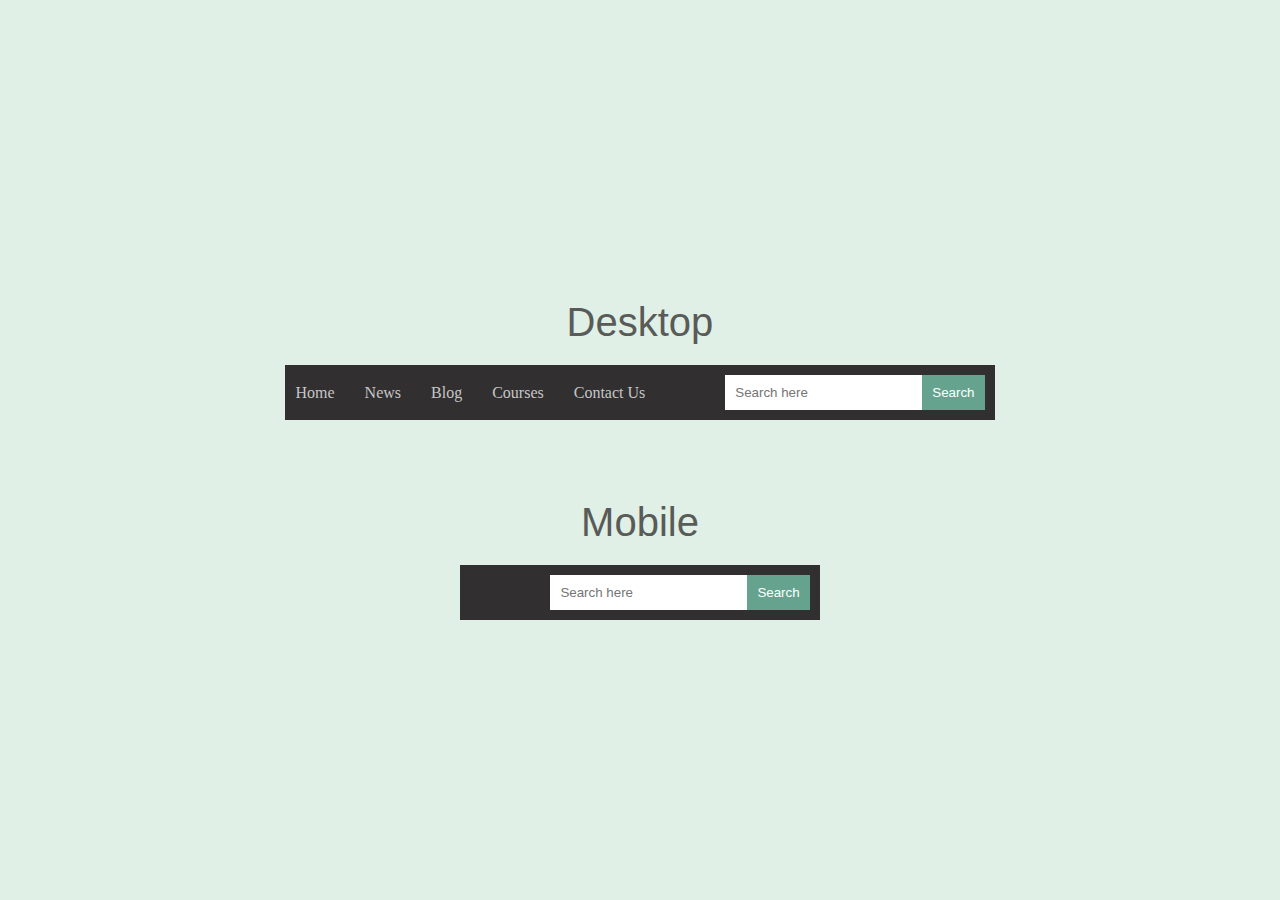
<file: menu-flex/index.htm>
<!DOCTYPE html>
<html lang="en">
  <head>
    <meta charset="UTF-8" />
    <meta name="viewport" content="width=device-width, initial-scale=1.0" />
    <title>Menu</title>
    <link rel="stylesheet" href="style.css" />
    <link
      rel="stylesheet"
      href="https://cdnjs.cloudflare.com/ajax/libs/font-awesome/6.5.2/css/all.min.css"
      integrity="sha512-SnH5WK+bZxgPHs44uWIX+LLJAJ9/2PkPKZ5QiAj6Ta86w+fsb2TkcmfRyVX3pBnMFcV7oQPJkl9QevSCWr3W6A=="
      crossorigin="anonymous"
      referrerpolicy="no-referrer"
    />
  </head>
  <body>
    <main>
      <div id="dekstop">
        <h1>Desktop</h1>
        <nav>
          <ul id="menu">
            <li><a href="">Home</a></li>
            <li><a href="">News</a></li>
            <li><a href="">Blog</a></li>
            <li><a href="">Courses</a></li>
            <li><a href="">Contact Us</a></li>
          </ul>
          <form>
            <input type="search" placeholder="Search here" />
            <input class="submit" type="submit" value="Search" />
          </form>
        </nav>
      </div>
      <div id="mobile">
        <h2>Mobile</h2>
        <nav>
            <i class="fa-solid fa-bars"></i>
        <form>
          <input type="search"  placeholder="Search here" />
          <input class="submit" type="submit" value="Search" />
        </form>
        </nav>
      </div>
    </main>
  </body>
</html>
</file>
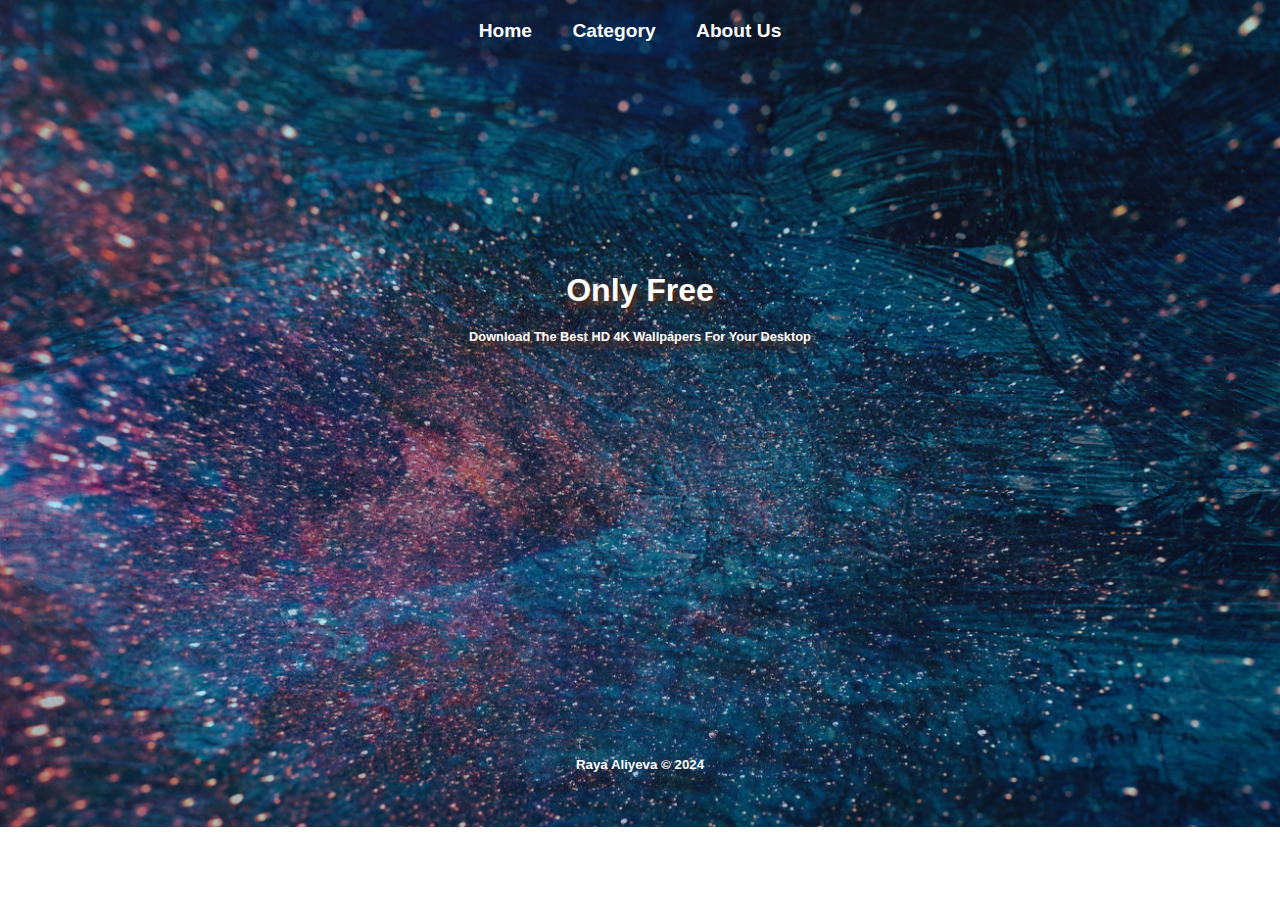
<file: Only_Free/index.htm>
<!DOCTYPE html>
<html lang="en">
  <head>
    <meta charset="UTF-8" />
    <meta name="viewport" content="width=device-width, initial-scale=1.0" />
    <link rel="shortcut icon" href="favicon.ico" type="image/x-icon" />
    <link rel="stylesheet" href="css/reset.css" />
    <link rel="stylesheet" href="css/header.css" />
    <link rel="stylesheet" href="css/style.css" />
    <link
      rel="stylesheet"
      href="https://cdnjs.cloudflare.com/ajax/libs/font-awesome/6.5.2/css/all.min.css"
      integrity="sha512-SnH5WK+bZxgPHs44uWIX+LLJAJ9/2PkPKZ5QiAj6Ta86w+fsb2TkcmfRyVX3pBnMFcV7oQPJkl9QevSCWr3W6A=="
      crossorigin="anonymous"
      referrerpolicy="no-referrer"
    />
    <title>Only Free</title>
  </head>
  <body>
    <header>
      <nav>
        <ul id="menu">
          <li>
            <a href="index.htm"><i class="fa-solid fa-house"></i> Home</a>
          </li>
          <li>
            <a href="pages/category.htm"
              ><i class="fa-solid fa-layer-group"></i> Category</a
            >
          </li>
          <li>
            <a href="pages/aboutUs.htm"
              ><i class="fa-solid fa-address-card"></i> About Us</a
            >
          </li>
        </ul>
      </nav>
    </header>
    <main>
      <h1>Only Free</h1>
      <h3>Download The Best HD 4K Wallpapers For Your Desktop</h3>
    </main>
    <footer>
      <h5>Raya Aliyeva © 2024</h5>
    </footer>
  </body>
</html>
</file>
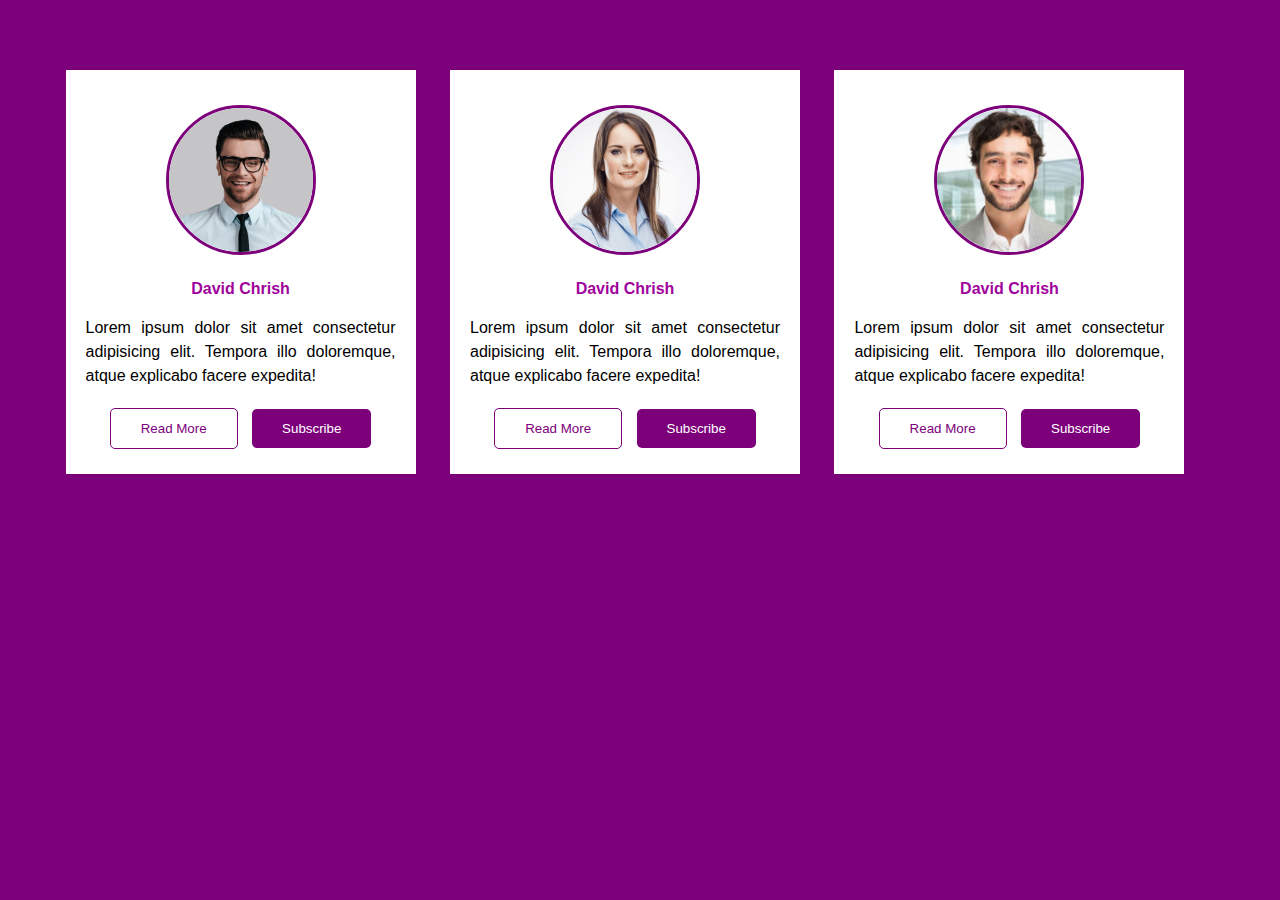
<file: person_cards/index.html>
<!DOCTYPE html>
<html lang="en">
<head>
    <meta charset="UTF-8" />
    <title>People</title>
    <link rel="stylesheet" href="style.css" />
    <link rel="stylesheet" href="https://cdnjs.cloudflare.com/ajax/libs/font-awesome/6.5.2/css/all.min.css" integrity="sha512-SnH5WK+bZxgPHs44uWIX+LLJAJ9/2PkPKZ5QiAj6Ta86w+fsb2TkcmfRyVX3pBnMFcV7oQPJkl9QevSCWr3W6A==" crossorigin="anonymous" referrerpolicy="no-referrer" />
</head>
<body>
    <main>
        <div class="card">
            <img src="img/person1.jpg" alt="person">
            <p>David Chrish</p>
            <div class="icons">
                <i class="fa-solid fa-star"></i>
                <i class="fa-solid fa-star"></i>
                <i class="fa-regular fa-star"></i>
                <i class="fa-regular fa-star"></i>
                <i class="fa-regular fa-star"></i>
            </div>
            <p>Lorem ipsum dolor sit amet consectetur adipisicing elit. Tempora illo doloremque, atque explicabo facere expedita!</p>
            <button>Read More</button>
            <button>Subscribe</button>
        </div>
        <div class="card">
            <img src="img/person2.jpg" alt="person">
            <p>David Chrish</p>
            <div class="icons">
                <i class="fa-solid fa-star"></i>
                <i class="fa-solid fa-star"></i>
                <i class="fa-solid fa-star"></i>
                <i class="fa-regular fa-star"></i>
                <i class="fa-regular fa-star"></i>
            </div>
            <p>Lorem ipsum dolor sit amet consectetur adipisicing elit. Tempora illo doloremque, atque explicabo facere expedita!</p>
            <button>Read More</button>
            <button>Subscribe</button>
        </div>
        <div class="card">
            <img src="img/person3.jpg" alt="person">
            <p>David Chrish</p>
            <div class="icons">
                <i class="fa-solid fa-star"></i>
                <i class="fa-solid fa-star"></i>
                <i class="fa-solid fa-star"></i>
                <i class="fa-solid fa-star"></i>
                <i class="fa-regular fa-star"></i>
            </div>
            <p>Lorem ipsum dolor sit amet consectetur adipisicing elit. Tempora illo doloremque, atque explicabo facere expedita!</p>
            <button>Read More</button>
            <button>Subscribe</button>
        </div>
    </main>
</body>
</html>
</file>
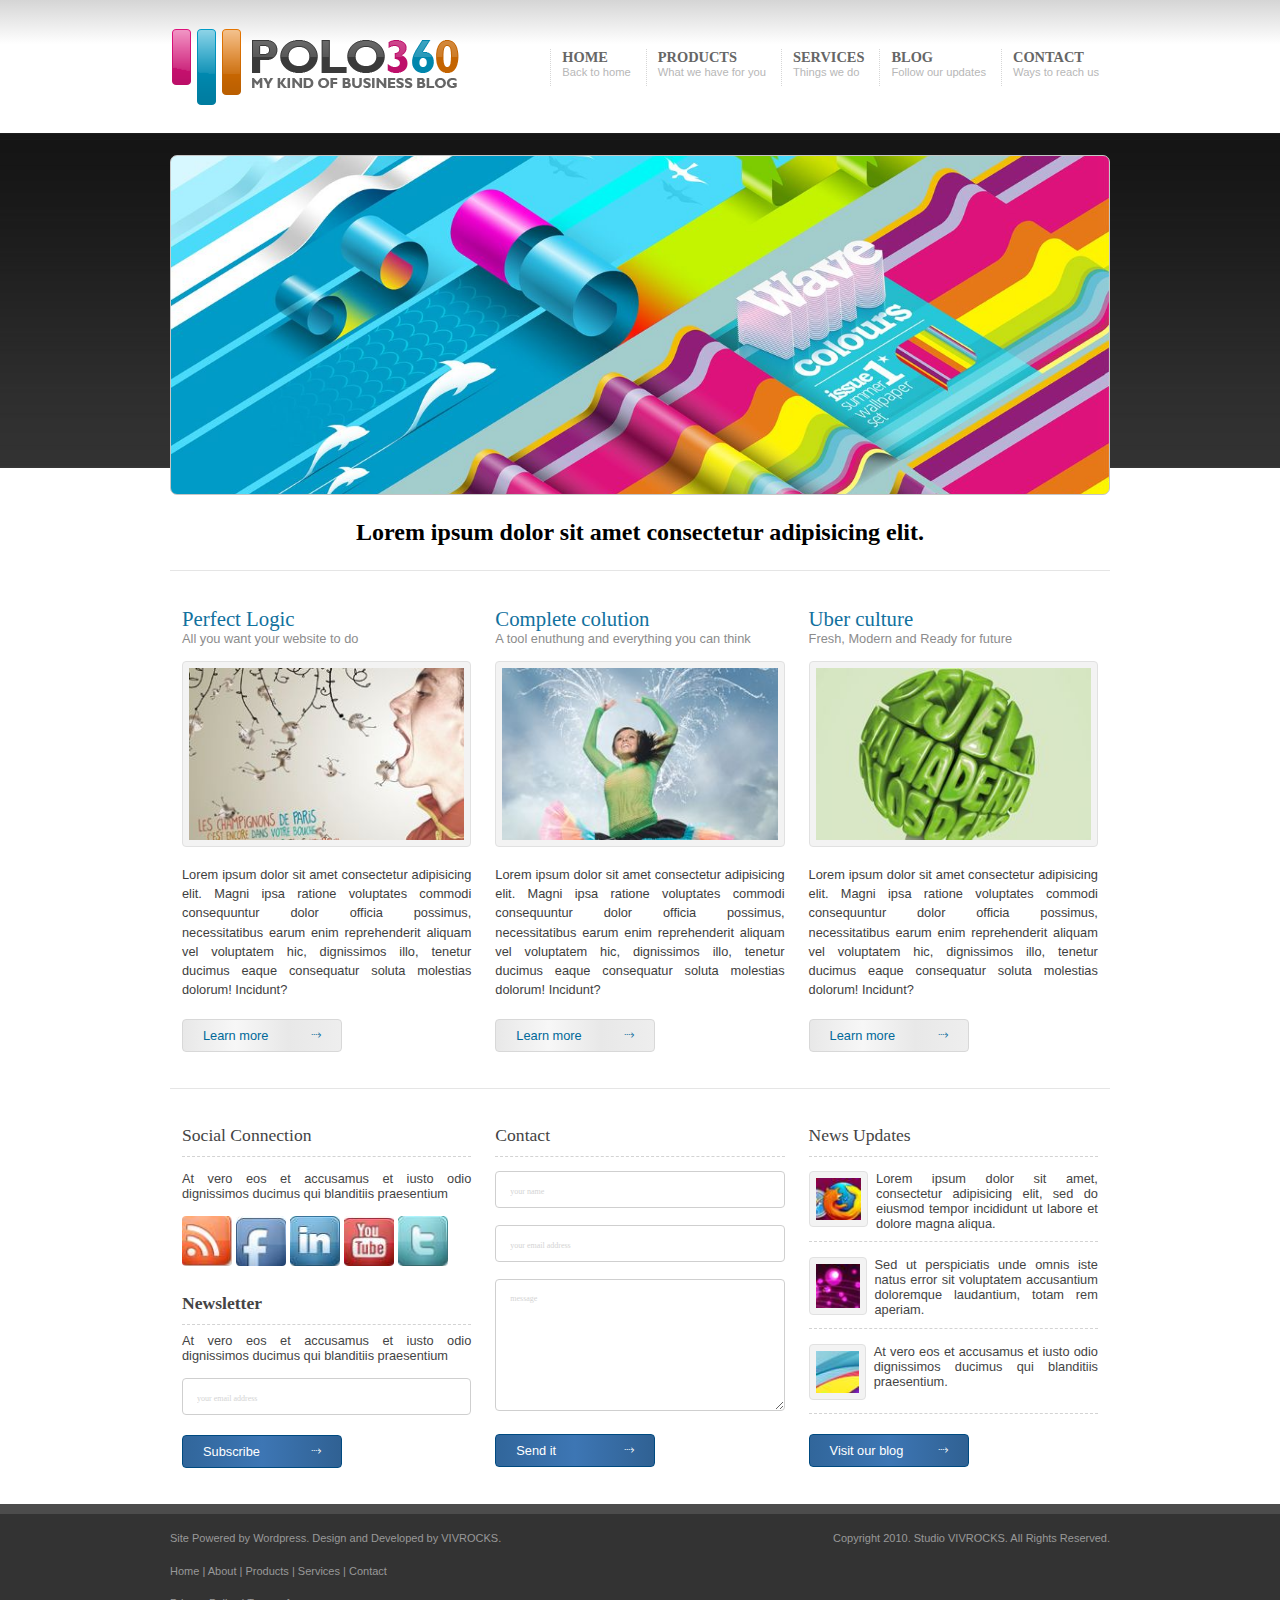
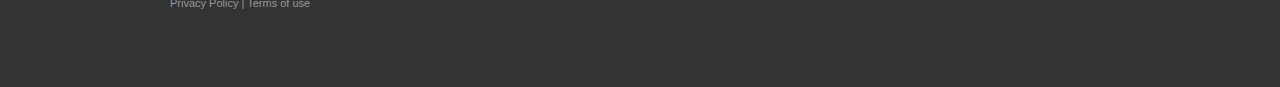
<file: polo360/index.htm>
<!DOCTYPE html>
<html lang="en">
  <head>
    <meta charset="UTF-8" />
    <meta name="viewport" content="width=device-width, initial-scale=1.0" />
    <title>Polo 360</title>
    <link rel="stylesheet" href="css/reset.css" />
    <link rel="stylesheet" href="css/style.css" />
  </head>
  <body>
    <header>
      <nav class="container">
        <a href="#"><img src="img/logo.png" alt="logo" /></a>
        <ul id="menu">
          <li><a href="">Home</a>Back to home</li>
          <li><a href="">Products</a>What we have for you</li>
          <li><a href="">Services</a>Things we do</li>
          <li><a href="">Blog</a>Follow our updates</li>
          <li><a href="">Contact</a>Ways to reach us</li>
        </ul>
      </nav>
    </header>
    <main>
      <div class="container">
        <div id="slider"></div>
        <h1>Lorem ipsum dolor sit amet consectetur adipisicing elit.</h1>
        <hr />
        <div class="row">
          <article class="col3">
            <h2>Perfect Logic</h2>
            <h6>All you want your website to do</h6>
            <img src="img/img1.jpg" alt="article img" />
            <p>
              Lorem ipsum dolor sit amet consectetur adipisicing elit. Magni
              ipsa ratione voluptates commodi consequuntur dolor officia
              possimus, necessitatibus earum enim reprehenderit aliquam vel
              voluptatem hic, dignissimos illo, tenetur ducimus eaque
              consequatur soluta molestias dolorum! Incidunt?
            </p>
            <a class="btn btn1">Learn more <span>⤑</span></a>
          </article>
          <article class="col3">
            <h2>Complete colution</h2>
            <h6>A tool enuthung and everything you can think</h6>
            <img src="img/img2.jpg" alt="article img" />
            <p>
              Lorem ipsum dolor sit amet consectetur adipisicing elit. Magni
              ipsa ratione voluptates commodi consequuntur dolor officia
              possimus, necessitatibus earum enim reprehenderit aliquam vel
              voluptatem hic, dignissimos illo, tenetur ducimus eaque
              consequatur soluta molestias dolorum! Incidunt?
            </p>
            <a class="btn btn1">Learn more<span>⤑</span></a>
          </article>
          <article class="col3">
            <h2>Uber culture</h2>
            <h6>Fresh, Modern and Ready for future</h6>
            <img src="img/img3.jpg" alt="article img" />
            <p>
              Lorem ipsum dolor sit amet consectetur adipisicing elit. Magni
              ipsa ratione voluptates commodi consequuntur dolor officia
              possimus, necessitatibus earum enim reprehenderit aliquam vel
              voluptatem hic, dignissimos illo, tenetur ducimus eaque
              consequatur soluta molestias dolorum! Incidunt?
            </p>
            <a class="btn btn1">Learn more<span>⤑</span></a>
          </article>
        </div>
        <hr />
        <div class="row row2">
          <article class="col3">
            <h3>Social Connection</h3>
            <p>
              At vero eos et accusamus et iusto odio dignissimos ducimus qui
              blanditiis praesentium
            </p>
            <div class="connection">
              <a href=""><img src="./img/nw-1.jpg" alt="connection icon" /></a>
              <a href=""><img src="./img/fb-2.jpg" alt="connection icon" /></a>
              <a href=""><img src="./img/in-3.jpg" alt="connection icon" /></a>
              <a href=""
                ><img src="./img/youtube-4.jpg" alt="connection icon"
              /></a>
              <a href=""><img src="./img/t-5.jpg" alt="connection icon" /></a>
            </div>
            <h4>Newsletter</h4>
            <p>
              At vero eos et accusamus et iusto odio dignissimos ducimus qui
              blanditiis praesentium
            </p>
            <input type="email" placeholder="your email address" />
            <button class="btn btn2" type="submit">
              Subscribe <span>⤑</span>
            </button>
          </article>
          <form class="col3">
            <h3>Contact</h3>
            <input type="text" placeholder="your name" />
            <input type="email" placeholder="your email address" />
            <textarea placeholder="message"></textarea>
            <button class="btn btn2" type="submit">
              Send it <span>⤑</span>
            </button>
          </form>
          <article class="col3">
            <h3>News Updates</h3>
            <div class="news">
              <div class="newsImg">
                <img src="img/news-1.jpg" alt="news image" />
              </div>
              <p>
                Lorem ipsum dolor sit amet, consectetur adipisicing elit, sed do
                eiusmod tempor incididunt ut labore et dolore magna aliqua.
              </p>
            </div>
            <div class="news">
              <div class="newsImg">
                <img src="img/news-2.jpg" alt="news image" />
              </div>
              <p>
                Sed ut perspiciatis unde omnis iste natus error sit voluptatem
                accusantium doloremque laudantium, totam rem aperiam.
              </p>
            </div>
            <div class="news">
              <div class="newsImg">
                <img src="img/news-3.jpg" alt="news image" />
              </div>
              <p>
                At vero eos et accusamus et iusto odio dignissimos ducimus qui
                blanditiis praesentium.
              </p>
            </div>
            <button class="btn btn2">Visit our blog <span>⤑</span></button>
          </article>
        </div>
      </div>
    </main>
    <footer>
      <div class="container">
        <p>Copyright 2010. Studio VIVROCKS. All Rights Reserved.</p>
        <p>Site Powered by Wordpress. Design and Developed by VIVROCKS.</p>
        <p>Home | About | Products | Services | Contact</p>
        <p>Privacy Policy | Terms of use</p>
      </div>
    </footer>
  </body>
</html>
</file>
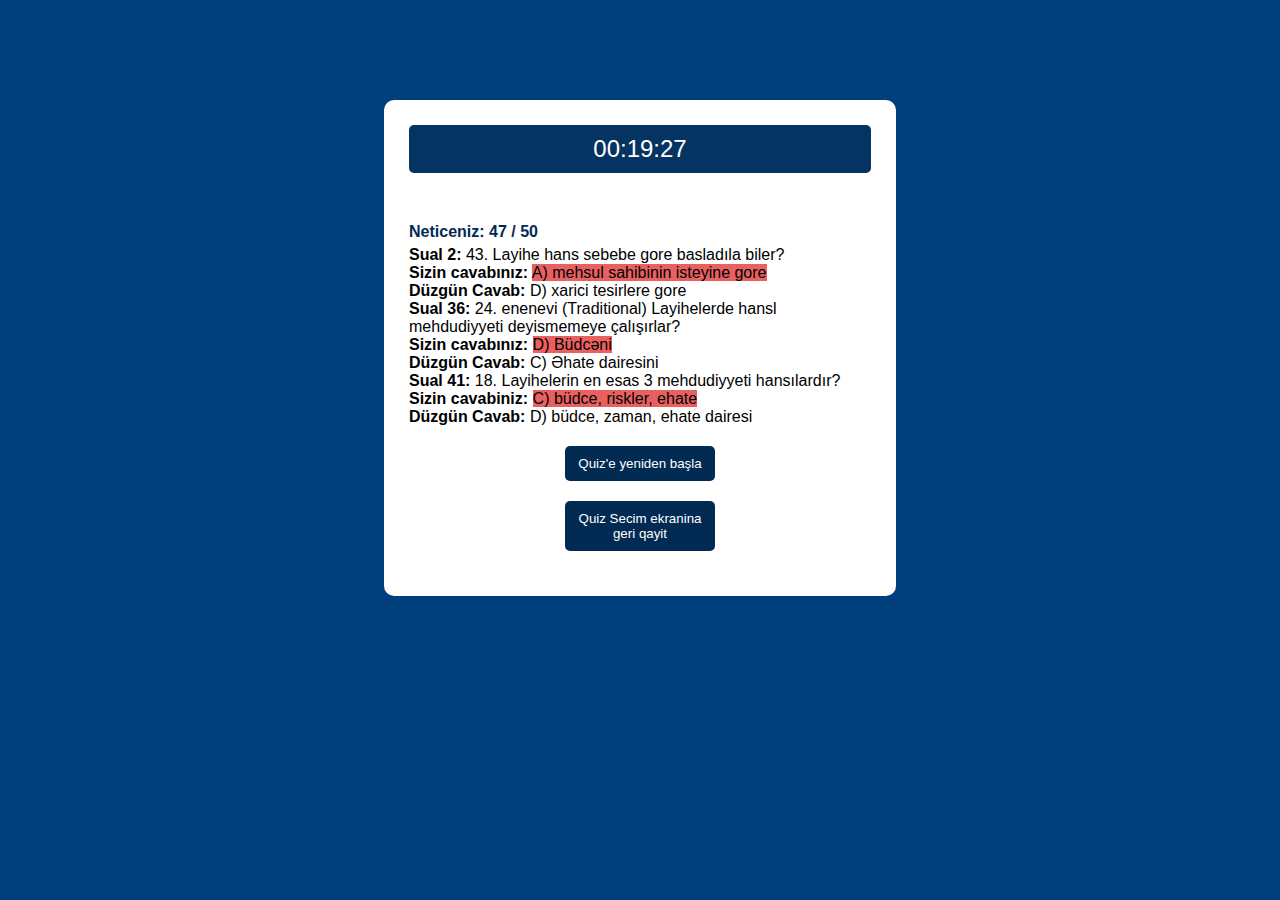
<file: Quiz/index.html>
<!DOCTYPE html>
<html lang="en">
  <head>
    <meta charset="UTF-8" />
    <title>Document</title>
    <link rel="stylesheet" href="style.css" />
  </head>
  <body>
    <main>
      <p>00:19:27</p>
      <p>Neticeniz: 47 / 50</p>
      <p>
        <span class="fontBold">Sual 2:</span> 43. Layihe hans sebebe gore
        basladıla biler?
      </p>
      <p>
        <span class="fontBold">Sizin cavabınız:</span>
        <span class="bgRed">A) mehsul sahibinin isteyine gore</span>
      </p>
      <p>
        <span class="fontBold">Düzgün Cavab:</span> D) xarici tesirlere gore
      </p>
      <p>
        <span class="fontBold">Sual 36:</span> 24. enenevi (Traditional)
        Layihelerde hansl mehdudiyyeti deyismemeye çalışırlar?
      </p>
      <p>
        <span class="fontBold">Sizin cavabınız:</span>
        <span class="bgRed">D) Büdcəni</span>
      </p>
      <p><span class="fontBold">Düzgün Cavab:</span> C) Əhate dairesini</p>
      <p>
        <span class="fontBold">Sual 41:</span> 18. Layihelerin en esas 3
        mehdudiyyeti hansılardır?
      </p>
      <p>
        <span class="fontBold">Sizin cavabiniz:</span>
        <span class="bgRed"> C) büdce, riskler, ehate</span>
      </p>
      <p>
        <span class="fontBold">Düzgün Cavab:</span> D) büdce, zaman, ehate
        dairesi
      </p>
      <button>Quiz'e yeniden başla</button>
      <button>Quiz Secim ekranina geri qayit</button>
    </main>
  </body>
</html>
</file>
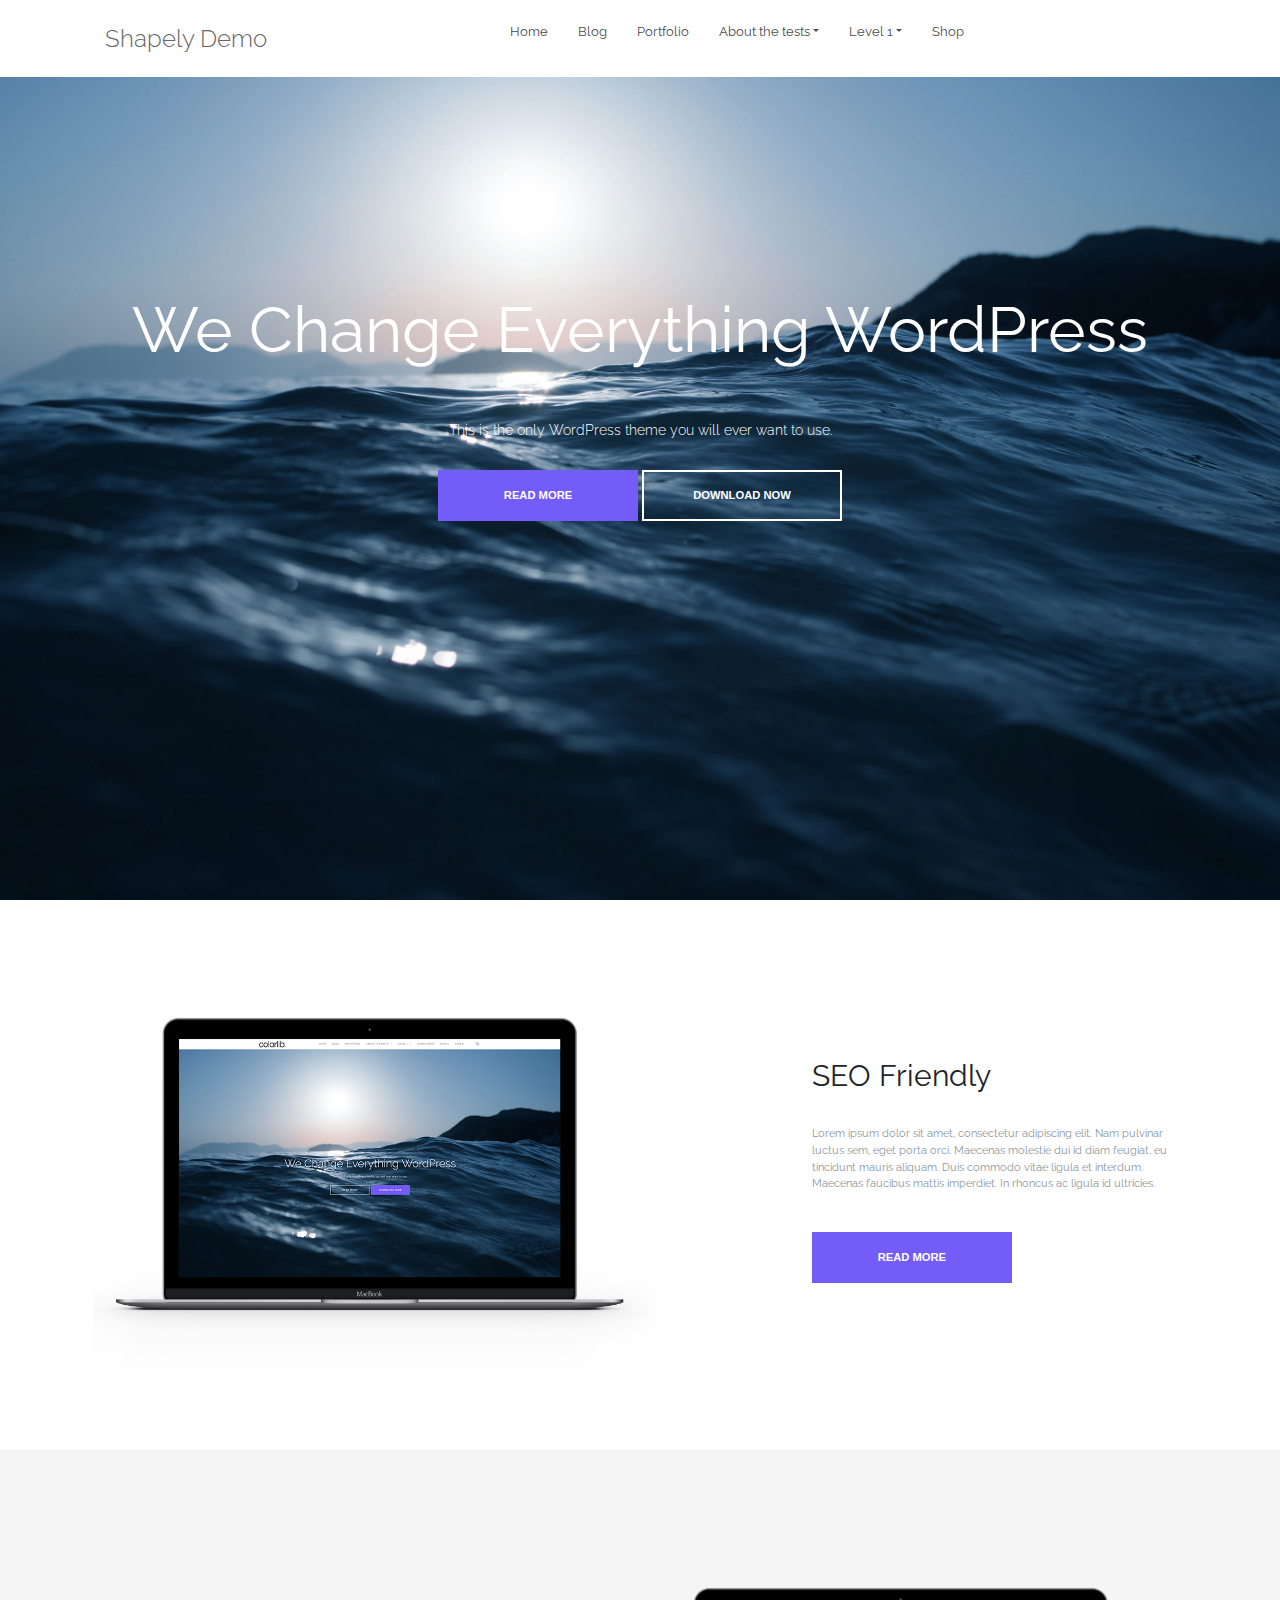
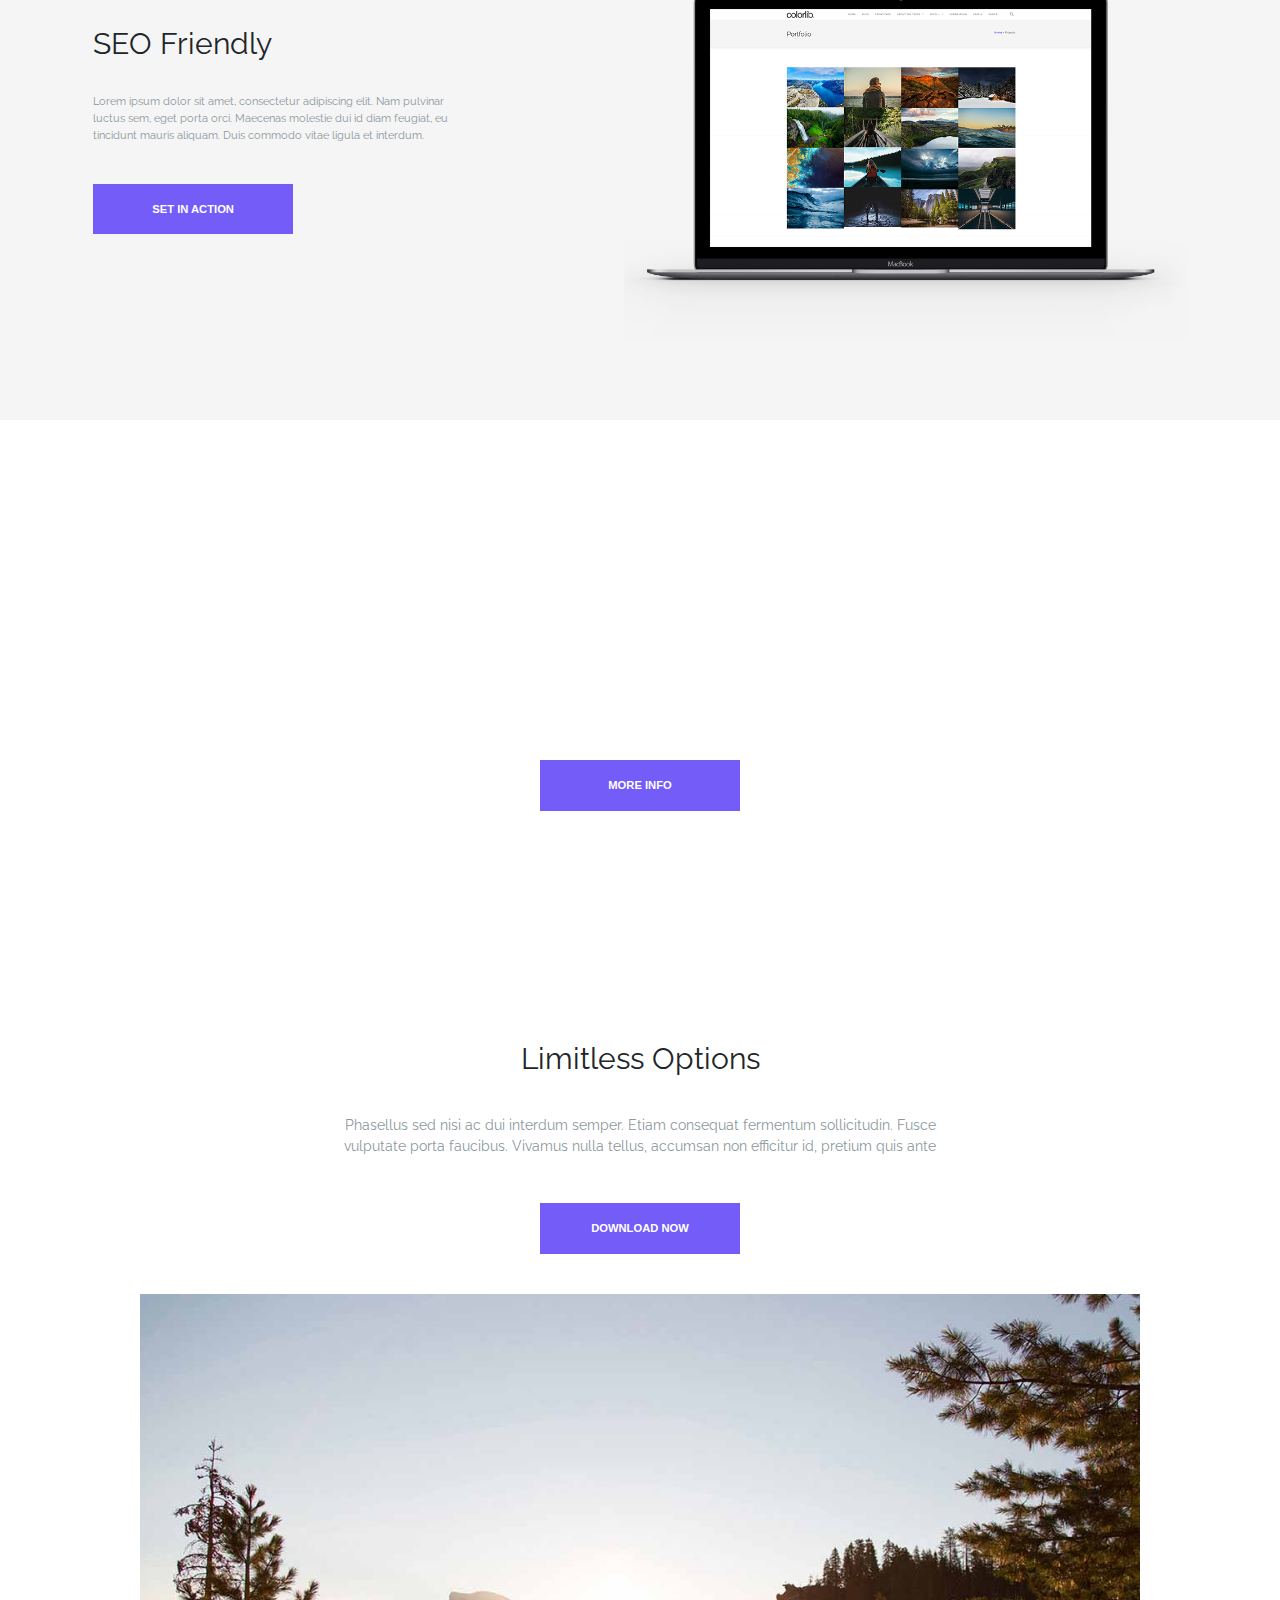
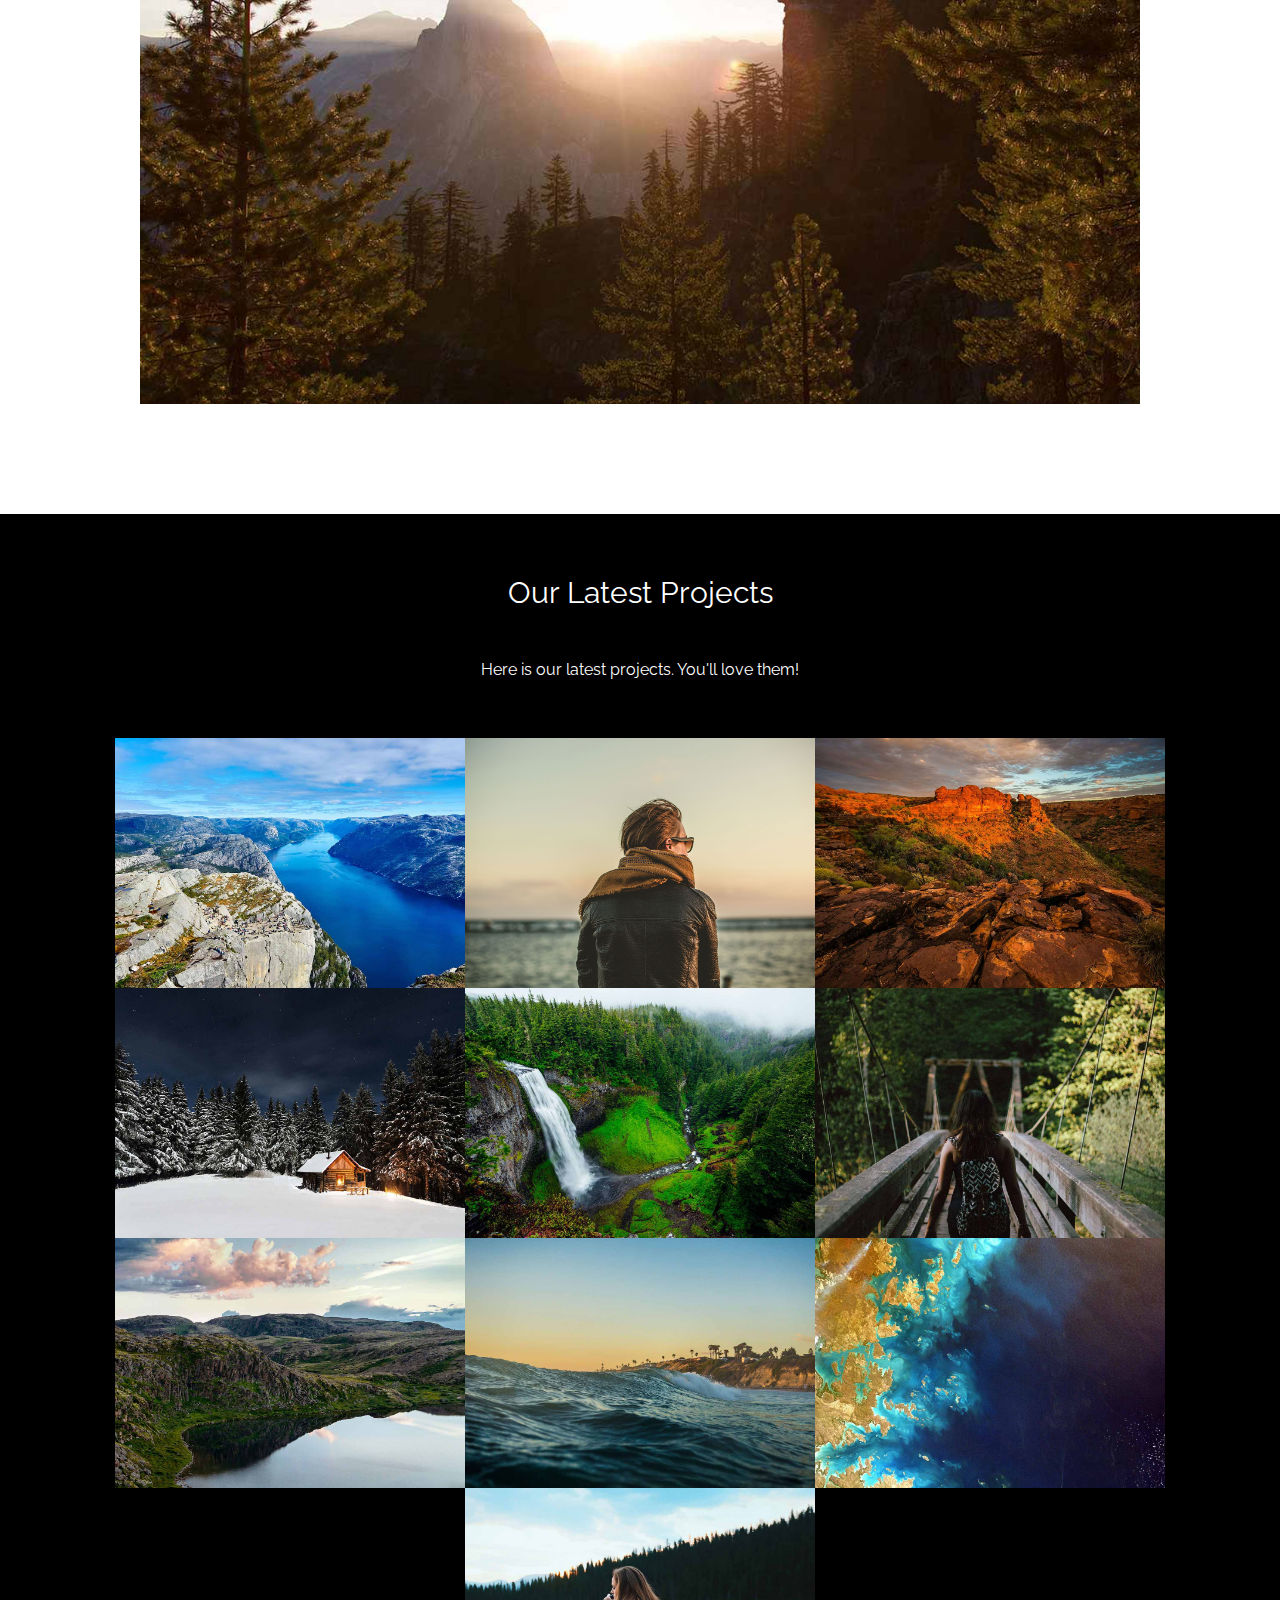
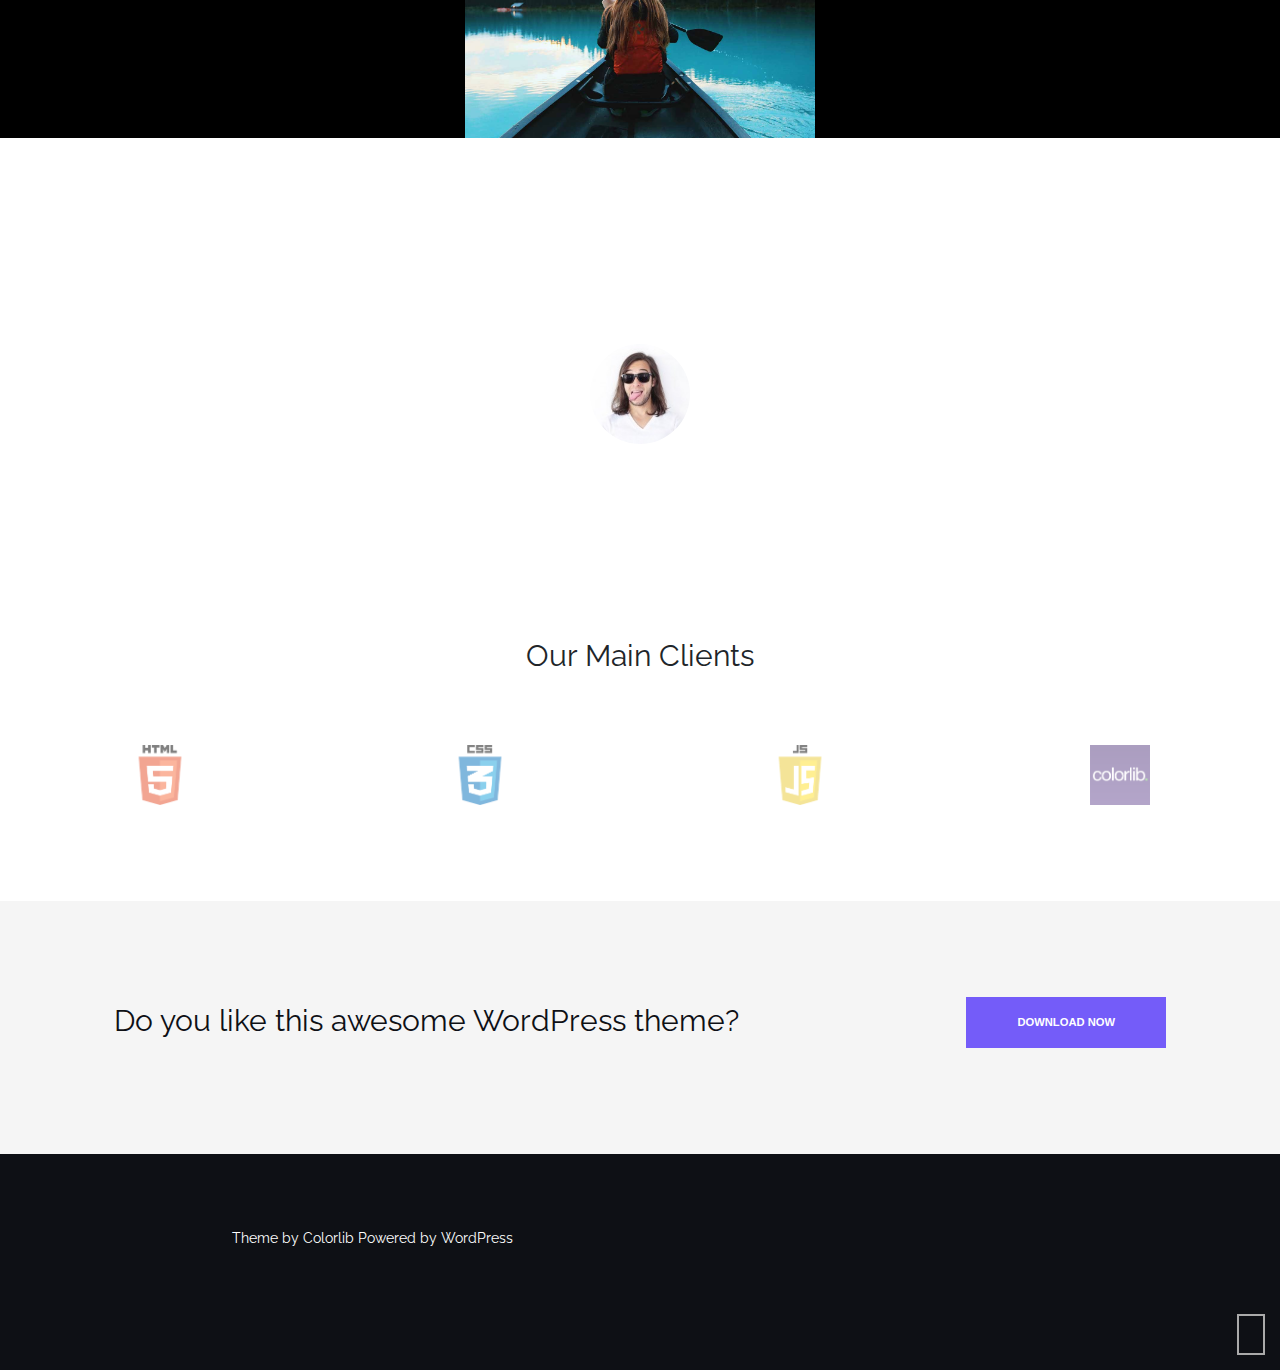
<file: Shapely Demo/index.htm>
<!DOCTYPE html>
<html lang="en">
  <head>
    <meta charset="UTF-8" />
    <meta name="viewport" content="width=device-width, initial-scale=1.0" />
    <link
      rel="stylesheet"
      href="https://cdnjs.cloudflare.com/ajax/libs/font-awesome/6.5.2/css/all.min.css"
      integrity="sha512-SnH5WK+bZxgPHs44uWIX+LLJAJ9/2PkPKZ5QiAj6Ta86w+fsb2TkcmfRyVX3pBnMFcV7oQPJkl9QevSCWr3W6A=="
      crossorigin="anonymous"
      referrerpolicy="no-referrer"
    />
    <title>Shapely Demo</title>
    <link
      href="https://cdn.jsdelivr.net/npm/bootstrap@5.3.3/dist/css/bootstrap.min.css"
      rel="stylesheet"
      integrity="sha384-QWTKZyjpPEjISv5WaRU9OFeRpok6YctnYmDr5pNlyT2bRjXh0JMhjY6hW+ALEwIH"
      crossorigin="anonymous"
    />
    <link rel="stylesheet" href="css/style.css" />
  </head>
  <body>
    <header>
      <nav>
        <a href="" id="logo">Shapely Demo</a>
        <i class="fa-solid fa-bars"></i>
        <ul id="menu">
          <li><a href="#">Home</a></li>
          <li><a href="#">Blog</a></li>
          <li><a href="#">Portfolio</a></li>
          <li class="dropdown">
            <a
              href="#"
              class="dropdown-toggle"
              data-bs-toggle="dropdown"
              aria-expanded="false"
              >About the tests</a
            >
            <ul class="dropdown-menu">
              <li><a href="" class="dropdown-item">Page Image Alignment</a></li>
              <li>
                <a href="" class="dropdown-item">Pagw markup and formatting</a>
              </li>
              <li><a href="" class="dropdown-item">Clearing Floats</a></li>
              <li><a href="" class="dropdown-item">Page with comments</a></li>
            </ul>
          </li>
          <li class="dropdown">
            <a
              href="#"
              class="dropdown-toggle"
              data-bs-toggle="dropdown"
              aria-expanded="false"
              >Level 1</a
            >
            <ul class="dropdown-menu">
              <li class="lvl2">
                <a href="" class="dropdown-item">Level 2</a>
                <ul class="lvl3">
                  <li><a href="" class="">Level 3</a></li>
                  <li><a href="" class="">Level 3a</a></li>
                  <li><a href="" class="">Level 3b</a></li>
                </ul>
              </li>
              <li><a href="" class="dropdown-item">Level2a</a></li>
              <li><a href="" class="dropdown-item">Level2b</a></li>
            </ul>
          </li>
          <li><a href="#">Shop</a></li>
        </ul>
        <i class="fa-solid fa-search"></i>
      </nav>
      <div id="headerbg">
        <h1>We Change Everything WordPress</h1>
        <p>This is the only WordPress theme you will ever want to use.</p>
        <div>
          <a class="btn btnprpl" href="#">Read more</a>
          <a class="btn download" href="#">Download now</a>
        </div>
      </div>
    </header>
    <main>
      <section id="seofriendly" class="sec">
        <div class="secimg w45">
          <img src="img/img1.png" alt="" />
        </div>
        <div class="sectxt w30">
          <h2>SEO Friendly</h2>
          <p>
            Lorem ipsum dolor sit amet, consectetur adipiscing elit. Nam
            pulvinar luctus sem, eget porta orci. Maecenas molestie dui id diam
            feugiat, eu tincidunt mauris aliquam. Duis commodo vitae ligula et
            interdum. Maecenas faucibus mattis imperdiet. In rhoncus ac ligula
            id ultricies.
          </p>
          <a class="btn btnprpl" href="#">Read more</a>
        </div>
      </section>
      <section id="portfolio" class="sec">
        <div class="w30">
          <h2>SEO Friendly</h2>
          <p>
            Lorem ipsum dolor sit amet, consectetur adipiscing elit. Nam
            pulvinar luctus sem, eget porta orci. Maecenas molestie dui id diam
            feugiat, eu tincidunt mauris aliquam. Duis commodo vitae ligula et
            interdum.
          </p>
          <a class="btn btnprpl" href="#">Set in action</a>
        </div>
        <div class="secimg w45">
          <img src="img/img2.png" alt="" />
        </div>
      </section>
      <section id="bgsec" class="sec">
        <div id="secbg">
          <h1>Small Parallax Section</h1>
          <p>
            Lorem ipsum dolor sit amet, consectetur adipiscing elit. Vivamus
            imperdiet rhoncus porta. Ut quis sem quis purus lobortis dictum.
            Aliquam nec dignissim nisl. Vivamus cursus feugiat sapien, eget
            tincidunt leo ornare quis.
          </p>
          <a class="btn btnprpl" href="#">More info</a>
        </div>
      </section>
      <section id="option">
        <h2>Limitless Options</h2>
        <p>
          Phasellus sed nisi ac dui interdum semper. Etiam consequat fermentum
          sollicitudin. Fusce vulputate porta faucibus. Vivamus nulla tellus,
          accumsan non efficitur id, pretium quis ante
        </p>
        <a class="btn btnprpl" href="#">Download now</a>
        <div class="optionimg">
          <img src="img/img3.jpg" alt="" />
        </div>
      </section>
      <div id="ourprojects">
        <h2>Our Latest Projects</h2>
        <p>Here is our latest projects. You'll love them!</p>
        <div class="projectimg">
          <div class="bgdark">
            <img src="img/pr1.jpg" alt="project photo" />
            <div class="overlay">Project #1</div>
          </div>
          <div class="bgdark">
            <img src="img/pr2.jpg" alt="project photo" />
            <div class="overlay">Project #2</div>
          </div>
          <div class="bgdark">
            <img src="img/pr3.jpg" alt="project photo" />
            <div class="overlay">Project #3</div>
          </div>
          <div class="bgdark">
            <img src="img/pr4.jpg" alt="project photo" />
            <div class="overlay">Project #4</div>
          </div>
          <div class="bgdark">
            <img src="img/pr5.jpg" alt="project photo" />
            <div class="overlay">Project #5</div>
          </div>
          <div class="bgdark">
            <img src="img/pr6.jpg" alt="project photo" />
            <div class="overlay">Project #6</div>
          </div>
          <div class="bgdark">
            <img src="img/pr7.jpg" alt="project photo" />
            <div class="overlay">Project #7</div>
          </div>
          <div class="bgdark">
            <img src="img/pr8.jpg" alt="project photo" />
            <div class="overlay">Project #8</div>
          </div>
          <div class="bgdark">
            <img src="img/pr9.jpg" alt="project photo" />
            <div class="overlay">Project #9</div>
          </div>
          <div class="bgdark">
            <img src="img/pr10.jpg" alt="project photo" />
            <div class="overlay">Project #10</div>
          </div>
        </div>
      </div>
      <div id="slider">
        <h2>What Our Customers Say</h2>
        <div
          id="carouselExampleControls"
          class="carousel slide carousel-fade"
          data-bs-ride="carousel"
        >
          <div class="carousel-inner">
            <div class="carousel-item slide slide-item active">
              <div class="container">
                <div>
                  <p>
                    Integer ut rutrum nulla, sit amet fringilla nisi. Nam nisl
                    velit, vehicula at nibh sed, porttitor sollicitudin ante.
                    Sed justo augue, vestibulum ut efficitur vitae, euismod et
                    justo. Mauris sed mattis ante. Ut ligula lectus, consequat
                    vitae neque ac, gravida hendrerit ante.
                  </p>
                  <div class="customer">
                    <img src="img/person1.jpg" alt="customer image" />
                    <h6>John Doe</h6>
                  </div>
                </div>
              </div>
            </div>
            <div class="carousel-item slide-2 slide-item">
              <div class="container">
                <div>
                  <p>
                    Nunc sit amet lobortis nulla. Nunc ullamcorper, mi id luctus
                    dictum, augue tortor dictum ipsum, nec congue arcu lorem in
                    nisl. Duis neque lacus, viverra non mauris ac, pharetra
                    rhoncus libero. Aliquam varius viverra ex, in venenatis
                    magna ornare sit amet. Integer varius sit amet turpis eu
                    ullamcorper.
                  </p>
                  <div class="customer">
                    <img src="img/person2.jpg" alt="customer image" />
                    <h6>Aigars Silkalns</h6>
                  </div>
                </div>
              </div>
            </div>
          </div>
          <button
            class="carousel-control-prev"
            type="button"
            data-bs-target="#carouselExampleControls"
            data-bs-slide="prev"
          >
            <span class="carousel-control-prev-icon" aria-hidden="true"></span>
            <span class="visually-hidden">Previous</span>
          </button>
          <button
            class="carousel-control-next"
            type="button"
            data-bs-target="#carouselExampleControls"
            data-bs-slide="next"
          >
            <span class="carousel-control-next-icon" aria-hidden="true"></span>
            <span class="visually-hidden">Next</span>
          </button>
        </div>
      </div>
      <div id="ourclients">
        <h2>Our Main Clients</h2>
        <div class="clientsimg">
          <img src="img/html.png" alt="" />
          <img src="img/css.png" alt="" />
          <img src="img/js.png" alt="" />
          <img src="img/colorlibpng.png" alt="" />
        </div>
      </div>
      <div id="mainbtm">
        <h3>Do you like this awesome WordPress theme?</h3>
        <button class="btn btnprpl">Download now</button>
      </div>
    </main>
    <footer>
      <div id="footertop">
        <p>Theme by Colorlib Powered by WordPress</p>
        <div class="socialicons">
          <i class="fa-brands fa-facebook-f"></i>
          <i class="fa-brands fa-twitter"></i>
          <i class="fa-brands fa-youtube"></i>
          <i class="fa-brands fa-instagram"></i>
          <i class="fa-brands fa-linkedin-in"></i>
        </div>
      </div>
      <div id="footerbtm">
        <a id="gotop" href="#top"><i class="fa-solid fa-chevron-up"></i></a>
      </div>
    </footer>
    <script
      src="https://cdn.jsdelivr.net/npm/bootstrap@5.3.3/dist/js/bootstrap.bundle.min.js"
      integrity="sha384-YvpcrYf0tY3lHB60NNkmXc5s9fDVZLESaAA55NDzOxhy9GkcIdslK1eN7N6jIeHz"
      crossorigin="anonymous"
    ></script>
  </body>
</html>
</file>
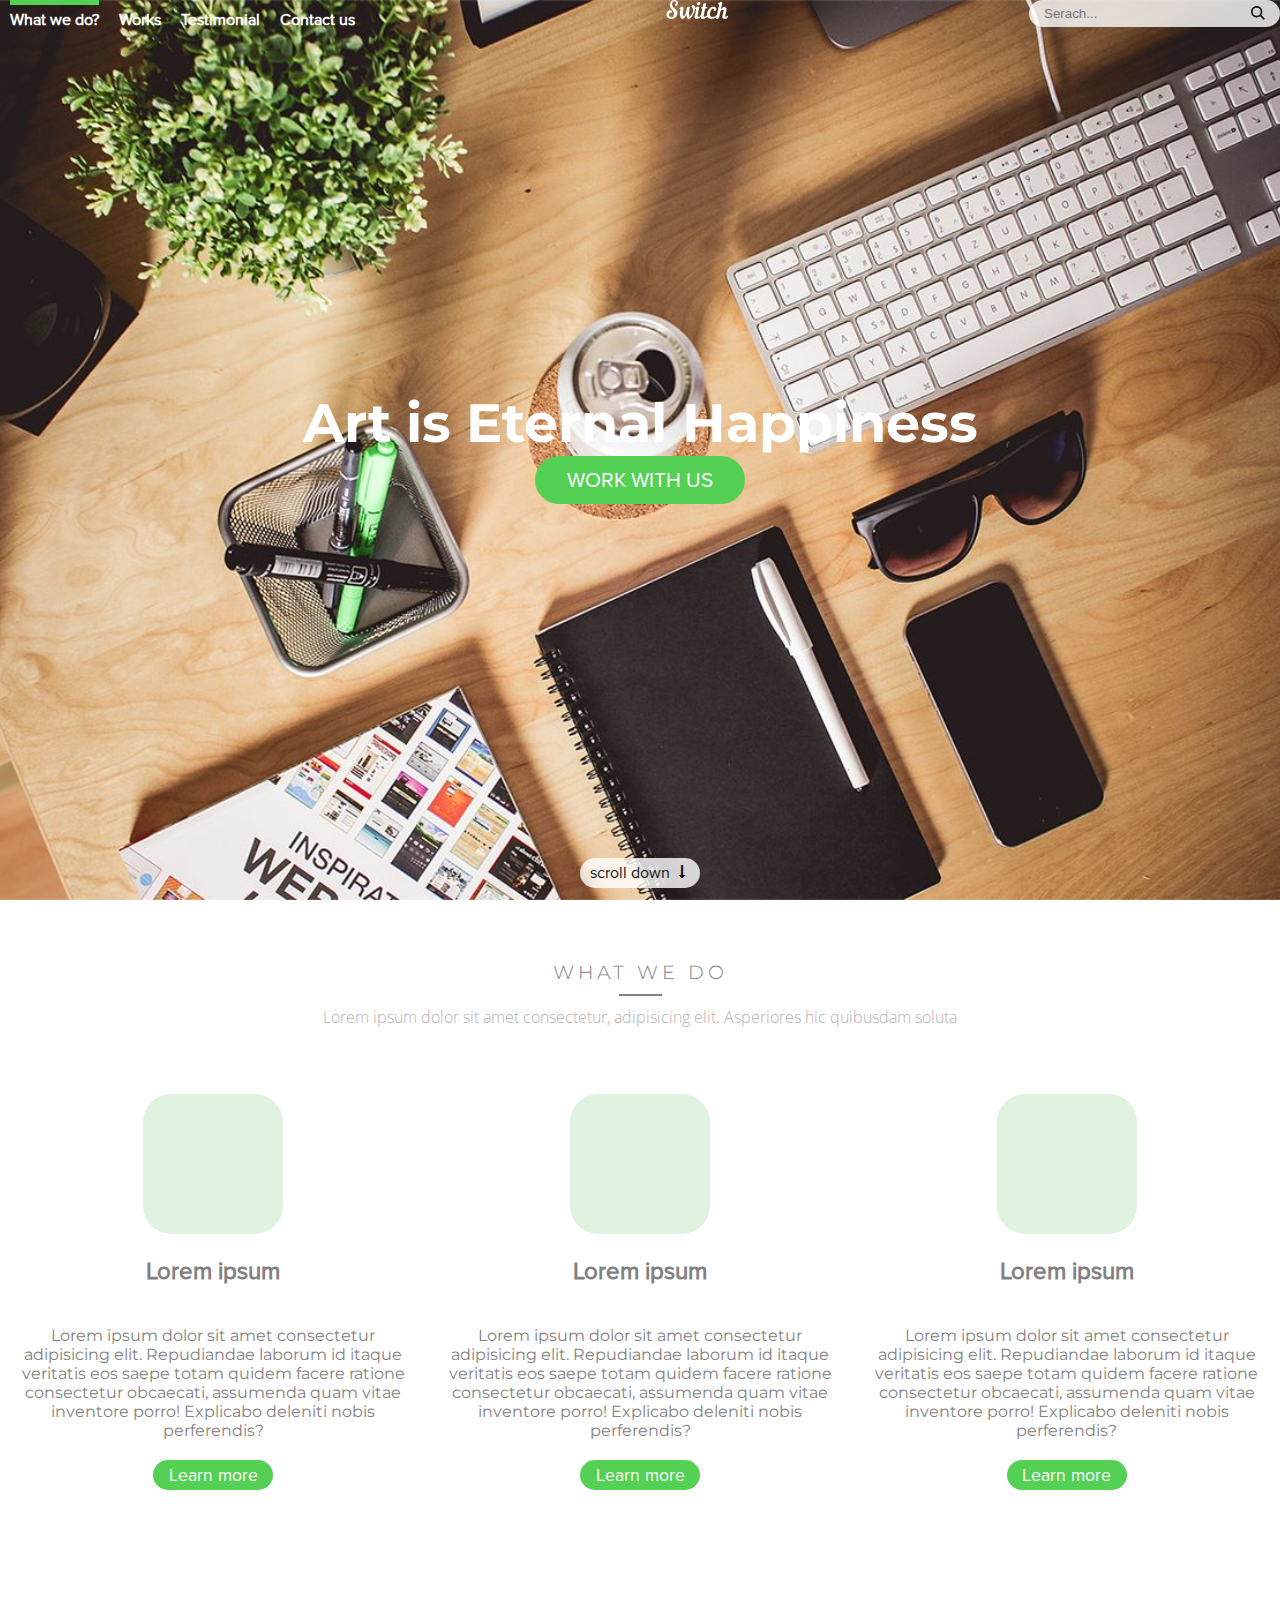
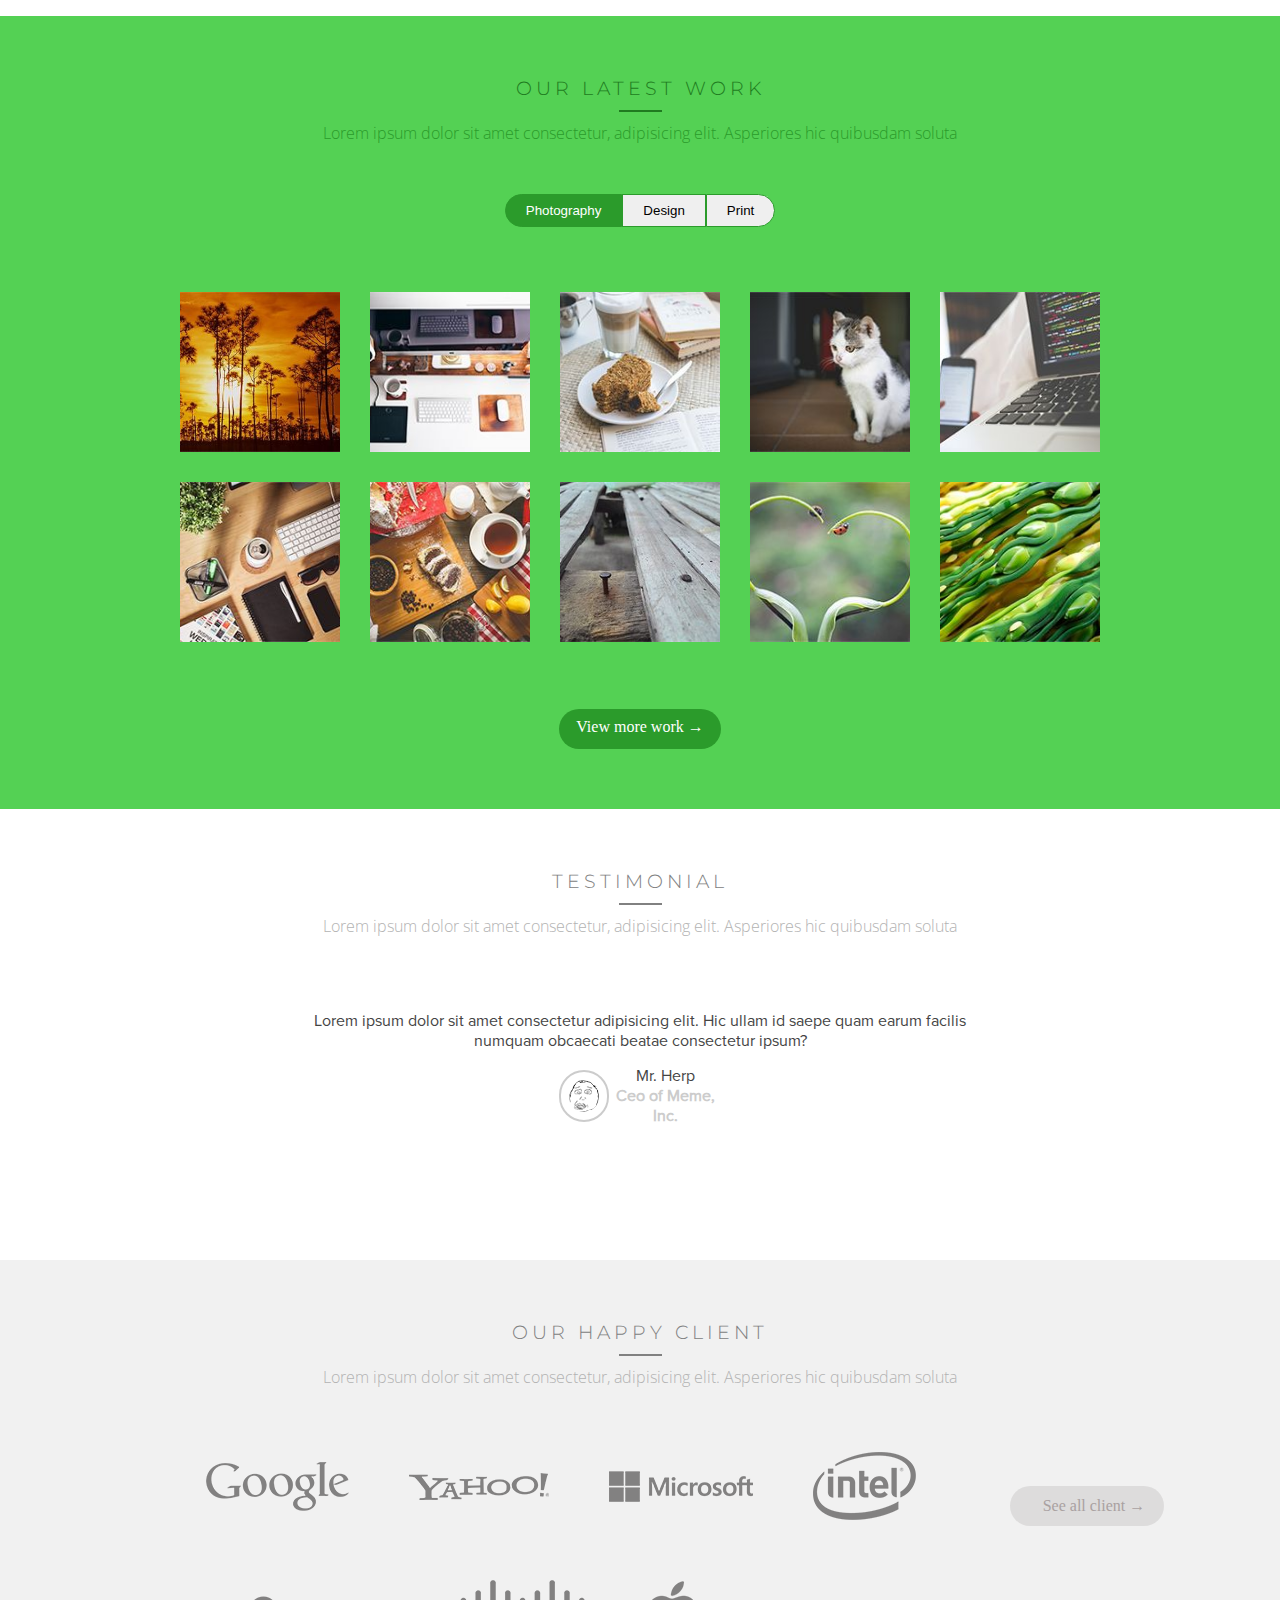
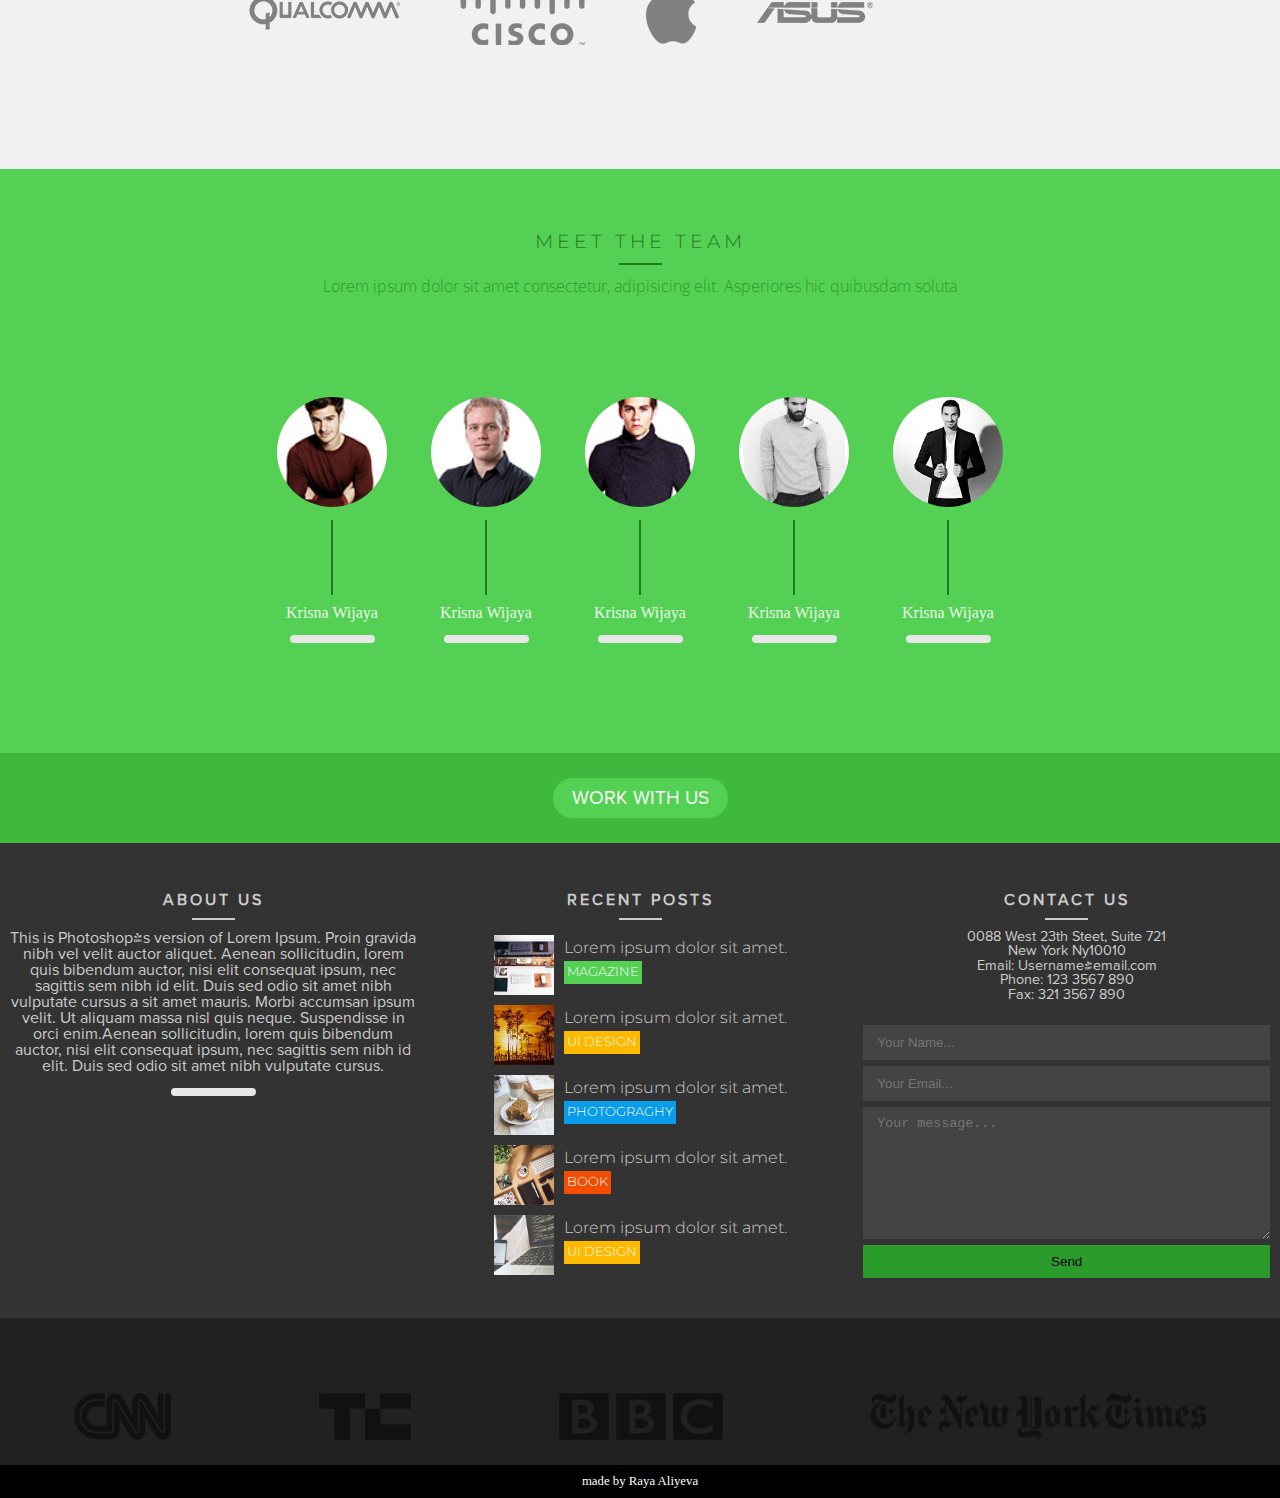
<file: Switch/index.htm>
<!DOCTYPE html>
<html lang="en">
  <head>
    <meta charset="UTF-8" />
    <meta name="viewport" content="width=device-width, initial-scale=1.0" />
    <title>Document</title>
    <link
      rel="stylesheet"
      href="https://cdnjs.cloudflare.com/ajax/libs/font-awesome/6.5.2/css/all.min.css"
      integrity="sha512-SnH5WK+bZxgPHs44uWIX+LLJAJ9/2PkPKZ5QiAj6Ta86w+fsb2TkcmfRyVX3pBnMFcV7oQPJkl9QevSCWr3W6A=="
      crossorigin="anonymous"
      referrerpolicy="no-referrer"
    />
    <link rel="shortcut icon" href="favicon.ico" type="image/x-icon" />
    <link rel="stylesheet" href="css/font.css" />
    <link rel="stylesheet" href="css/reset.css" />
    <link rel="stylesheet" href="css/style.css" />
  </head>
  <body>
    <header>
      <nav>
        <a href="" id="logo">
          <img src="img/Switch.png" alt="Switch logo" />
        </a>
        <ul id="menu">
          <li><a href="#about" class="active">What we do?</a></li>
          <li><a href="#work">Works</a></li>
          <li><a href="#test">Testimonial</a></li>
          <li><a href="#meet">Contact us</a></li>
        </ul>
        <form id="search">
          <input type="search" placeholder="Serach..." />
          <button type="submit">
            <img src="img/search.svg" alt="" />
          </button>
        </form>
      </nav>
      <div id="title">
        <h1>Art is Eternal Happiness</h1>
        <a href="">Work with us</a>
      </div>
      <div id="scroll">
        <button>scroll down 🠗</button>
      </div>
    </header>
    <main>
      <section id="about" class="bgag">
        <h2>What we do</h2>
        <hr />
        <h6>
          Lorem ipsum dolor sit amet consectetur, adipisicing elit. Asperiores
          hic quibusdam soluta
        </h6>
        <div id="art3">
          <article>
            <i class="fa-solid fa-camera-retro"></i>
            <h3>Lorem ipsum</h3>
            <p>
              Lorem ipsum dolor sit amet consectetur adipisicing elit.
              Repudiandae laborum id itaque veritatis eos saepe totam quidem
              facere ratione consectetur obcaecati, assumenda quam vitae
              inventore porro! Explicabo deleniti nobis perferendis?
            </p>
            <a href="">Learn more</a>
          </article>
          <article>
            <i class="fa-solid fa-gauge-high"></i>
            <h3>Lorem ipsum</h3>
            <p>
              Lorem ipsum dolor sit amet consectetur adipisicing elit.
              Repudiandae laborum id itaque veritatis eos saepe totam quidem
              facere ratione consectetur obcaecati, assumenda quam vitae
              inventore porro! Explicabo deleniti nobis perferendis?
            </p>
            <a href="">Learn more</a>
          </article>
          <article>
            <i class="fa-solid fa-briefcase"></i>
            <h3>Lorem ipsum</h3>
            <p>
              Lorem ipsum dolor sit amet consectetur adipisicing elit.
              Repudiandae laborum id itaque veritatis eos saepe totam quidem
              facere ratione consectetur obcaecati, assumenda quam vitae
              inventore porro! Explicabo deleniti nobis perferendis?
            </p>
            <a href="">Learn more</a>
          </article>
        </div>
      </section>
      <section id="work" class="bgyasil">
        <h2>Our latest work</h2>
        <hr />
        <h6>
          Lorem ipsum dolor sit amet consectetur, adipisicing elit. Asperiores
          hic quibusdam soluta
        </h6>
        <div id="btn3">
          <button class="active">Photography</button>
          <button>Design</button>
          <button>Print</button>
        </div>
        <div id="gallery">
          <img src="img/img1.jpg" alt="image" />
          <img src="img/img2.jpg" alt="image" />
          <img src="img/img3.jpg" alt="image" />
          <img src="img/img4.jpg" alt="image" />
          <img src="img/img5.jpg" alt="image" />
          <img src="img/img6.jpg" alt="image" />
          <img src="img/img7.jpg" alt="image" />
          <img src="img/img8.jpg" alt="image" />
          <img src="img/img9.jpg" alt="image" />
          <img src="img/img10.jpg" alt="image" />
        </div>
        <a href="">View more work →</a>
      </section>
      <section id="test" class="bgag">
        <h2>Testimonial</h2>
        <hr />
        <h6>
          Lorem ipsum dolor sit amet consectetur, adipisicing elit. Asperiores
          hic quibusdam soluta
        </h6>
        <div id="slider">
          <i class="fa-solid fa-chevron-left"></i>
          <div id="sliderinfo">
            <p>
              Lorem ipsum dolor sit amet consectetur adipisicing elit. Hic ullam
              id saepe quam earum facilis numquam obcaecati beatae consectetur
              ipsum?
            </p>
            <div id="person">
              <img src="img/bas.jpg" alt="" />
              <div id="personinfo">
                <p>Mr. Herp</p>
                <p>Ceo of Meme, Inc.</p>
              </div>
            </div>
          </div>
          <i class="fa-solid fa-chevron-right"></i>
        </div>
      </section>
      <section class="bgboz">
        <h2>Our happy client</h2>
        <hr />
        <h6>
          Lorem ipsum dolor sit amet consectetur, adipisicing elit. Asperiores
          hic quibusdam soluta
        </h6>
        <div id="client">
          <img src="img/google.png" alt="image" />
          <img src="img/yahoo.png" alt="image" />
          <img src="img/microsoft.png" alt="image" />
          <img src="img/intel.png" alt="image" />
          <img src="img/qualcom.png" alt="image" />
          <img src="img/cisco.png" alt="image" />
          <img src="img/apple.png" alt="image" />
          <img src="img/Asus.png" alt="image" />
        </div>
        <a href="">See all client →</a>
      </section>
      <section id="meet" class="bgyasil">
        <h2>Meet the team</h2>
        <hr />
        <h6>
          Lorem ipsum dolor sit amet consectetur, adipisicing elit. Asperiores
          hic quibusdam soluta
        </h6>
        <div id="team">
          <div class="member">
            <div>
              <img src="img/member1.jpg" alt="member photo" />
              <hr />
              <p>Krisna Wijaya</p>
            </div>
            <div class="icons">
              <i class="fa-brands fa-dribbble"></i>
              <i class="fa-brands fa-behance"></i>
              <i class="fa-brands fa-twitter"></i>
            </div>
          </div>
          <div class="member">
            <div>
              <img src="img/member2.jpg" alt="member photo" />
              <hr />
              <p>Krisna Wijaya</p>
            </div>
            <div class="icons">
              <i class="fa-brands fa-dribbble"></i>
              <i class="fa-brands fa-behance"></i>
              <i class="fa-brands fa-twitter"></i>
            </div>
          </div>
          <div class="member">
            <div>
              <img src="img/member3.jpg" alt="member photo" />
              <hr />
              <p>Krisna Wijaya</p>
            </div>
            <div class="icons">
              <i class="fa-brands fa-dribbble"></i>
              <i class="fa-brands fa-behance"></i>
              <i class="fa-brands fa-twitter"></i>
            </div>
          </div>
          <div class="member">
            <div>
              <img src="img/member4.jpg" alt="member photo" />
              <hr />
              <p>Krisna Wijaya</p>
            </div>
            <div class="icons">
              <i class="fa-brands fa-dribbble"></i>
              <i class="fa-brands fa-behance"></i>
              <i class="fa-brands fa-twitter"></i>
            </div>
          </div>
          <div class="member">
            <div>
              <img src="img/member5.jpg" alt="member photo" />
              <hr />
              <p>Krisna Wijaya</p>
            </div>
            <div class="icons">
              <i class="fa-brands fa-dribbble"></i>
              <i class="fa-brands fa-behance"></i>
              <i class="fa-brands fa-twitter"></i>
            </div>
          </div>
        </div>
      </section>
      <section id="workbtn">
        <div><a href="">Work with us</a></div>
      </section>
    </main>
    <footer>
      <div id="row">
        <div class="col about">
          <div>
            <h4>About Us</h4>
            <hr />
            <p>
              This is Photoshop's version of Lorem Ipsum. Proin gravida nibh vel
              velit auctor aliquet. Aenean sollicitudin, lorem quis bibendum
              auctor, nisi elit consequat ipsum, nec sagittis sem nibh id elit.
              Duis sed odio sit amet nibh vulputate cursus a sit amet mauris.
              Morbi accumsan ipsum velit. Ut aliquam massa nisl quis neque.
              Suspendisse in orci enim.Aenean sollicitudin, lorem quis bibendum
              auctor, nisi elit consequat ipsum, nec sagittis sem nibh id elit.
              Duis sed odio sit amet nibh vulputate cursus.
            </p>
          </div>
          <div class="icons">
            <i class="fa-brands fa-dribbble"></i>
            <i class="fa-brands fa-behance"></i>
            <i class="fa-brands fa-twitter"></i>
          </div>
        </div>
        <div class="col recentposts">
          <h4>Recent Posts</h4>
          <hr />
          <div class="post">
            <img src="img/img2.jpg" alt="" />
            <div>
              <p>Lorem ipsum dolor sit amet.</p>
              <span>Magazine</span>
            </div>
          </div>
          <div class="post">
            <img src="img/img1.jpg" alt="" />
            <div>
              <p>Lorem ipsum dolor sit amet.</p>
              <span>UI Design</span>
            </div>
          </div>
          <div class="post">
            <img src="img/img3.jpg" alt="" />
            <div>
              <p>Lorem ipsum dolor sit amet.</p>
              <span>Photograghy</span>
            </div>
          </div>
          <div class="post">
            <img src="img/img6.jpg" alt="" />
            <div>
              <p>Lorem ipsum dolor sit amet.</p>
              <span>Book</span>
            </div>
          </div>
          <div class="post">
            <img src="img/img5.jpg" alt="" />
            <div>
              <p>Lorem ipsum dolor sit amet.</p>
              <span>UI Design</span>
            </div>
          </div>
        </div>
        <div class="col contact">
            <h4>Contact us</h4>
            <hr />
            <p>0088 West 23th Steet, Suite 721</p>
            <p>New York Ny10010</p>
            <p>
              Email: <a href="mailto:username@email.com">Username@email.com </a>
            </p>
            <p>Phone: <a href="tel: 1234567890"> 123 3567 890</a></p>
            <p>Fax: 321 3567 890</p>
            <form >
                <input type="text" placeholder="Your Name...">
                <input type="email" placeholder="Your Email...">
                <textarea placeholder="Your message..."></textarea>
                <button type="submit">Send</button>
            </form>
        </div>
      </div>
      <div id="logos">
        <img src="img/cnn.png" alt="cnn logo">
        <img src="img/tc.png" alt="cnn logo">
        <img src="img/bbc.png" alt="cnn logo">
        <img src="img/tnw.png" alt="cnn logo">
      </div>
      <div id="copywrite">
        made by Raya Aliyeva
      </div>
    </footer>
  </body>
</html>
</file>
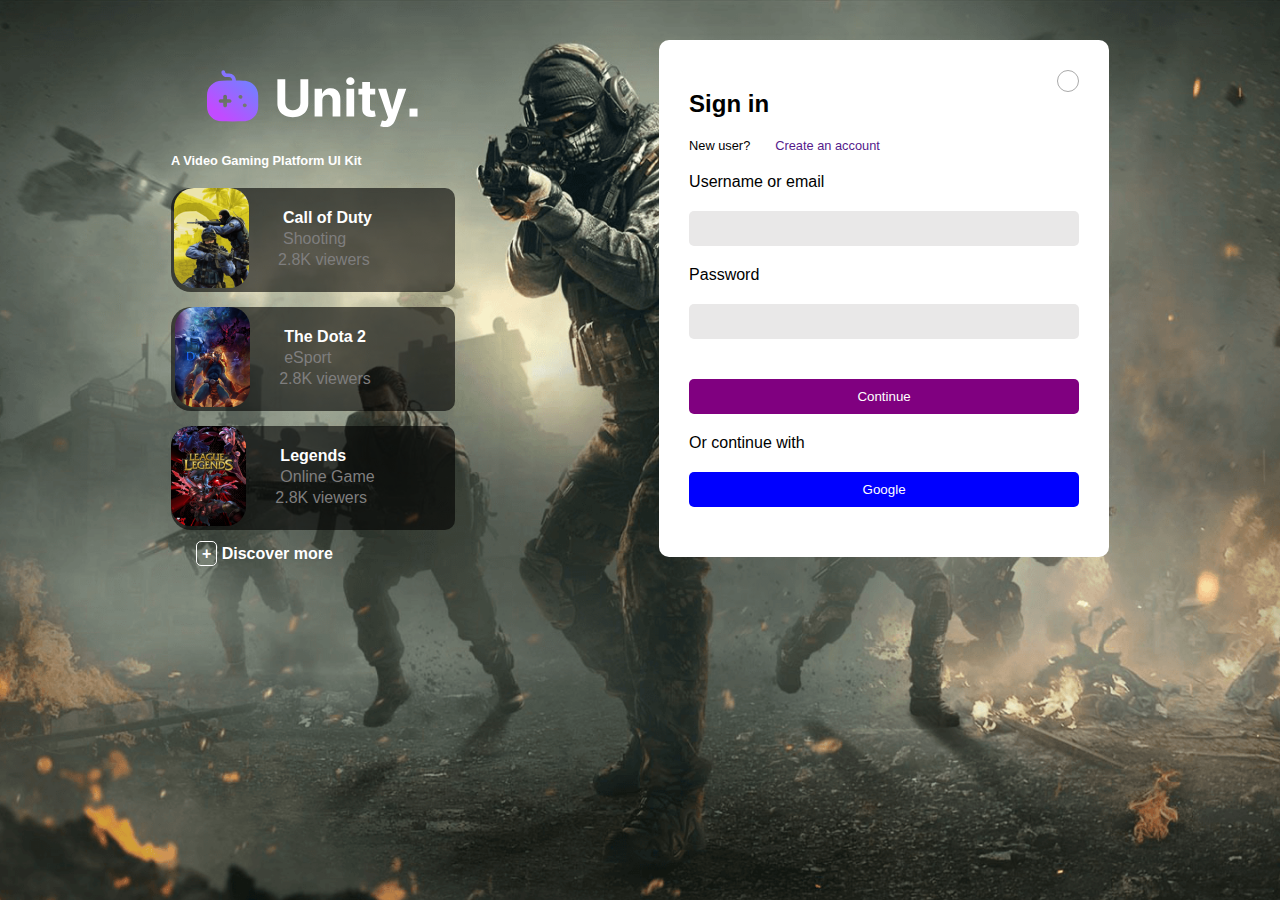
<file: Unity/index.htm>
<!DOCTYPE html>
<html lang="en">
  <head>
    <meta charset="UTF-8" />
    <meta name="viewport" content="width=device-width, initial-scale=1.0" />
    <title>Unity.</title>
    <link rel="stylesheet" href="style.css" />
    <link
      rel="stylesheet"
      href="https://cdnjs.cloudflare.com/ajax/libs/font-awesome/6.5.2/css/all.min.css"
      integrity="sha512-SnH5WK+bZxgPHs44uWIX+LLJAJ9/2PkPKZ5QiAj6Ta86w+fsb2TkcmfRyVX3pBnMFcV7oQPJkl9QevSCWr3W6A=="
      crossorigin="anonymous"
      referrerpolicy="no-referrer"
    />
  </head>
  <body>
    <main>
      <div class="leftSide">
        <img id="logo" src="./img/logo.svg" alt="logo" />
        <p class="title">A Video Gaming Platform UI Kit</p>
        <div class="game">
          <img src="./img/game-1.png" alt="game image" />
          <div class="aboutGame">
            <p>Call of Duty</p>
            <p>Shooting</p>
            <p><i class="fa-solid fa-circle"></i>2.8K viewers</p>
          </div>
        </div>
        <div class="game">
          <img src="./img/game-2.png" alt="game image" />
          <div class="aboutGame">
            <p>The Dota 2</p>
            <p>eSport</p>
            <p><i class="fa-solid fa-circle"></i>2.8K viewers</p>
          </div>
        </div>
        <div class="game">
          <img src="./img/game-3.png" alt="game image" />
          <div class="aboutGame">
            <p>Legends</p>
            <p>Online Game</p>
            <p><i class="fa-solid fa-circle"></i>2.8K viewers</p>
          </div>
        </div>
        <p class="discover"><span>+</span> Discover more</p>
      </div>
      <div class="rightSide">
        <form>
          <i class="fa-solid fa-xmark"></i>
          <h2>Sign in</h2>
          <p>New user?<a href="">Create an account</a></p>
          <label for="name">Username or email</label>
          <input type="text" id="name" />
          <label for="ps">Password</label>
          <input type="password" id="ps" />
          <button type="submit">Continue</button>
          <p>Or continue with</p>
          <button>Google</button>
        </form>
      </div>
    </main>
  </body>
</html>
</file>
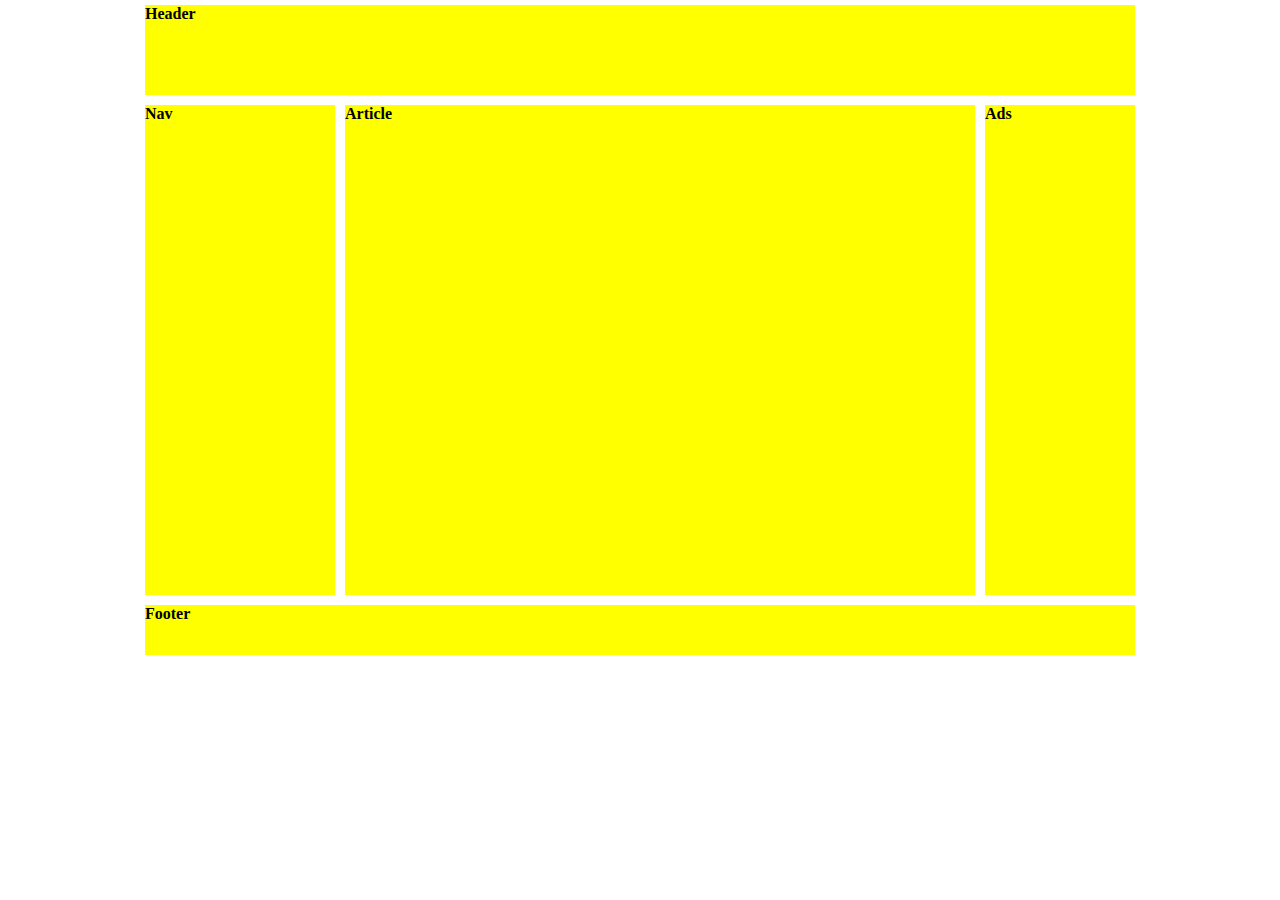
<file: Grid/task1/index.htm>
<!DOCTYPE html>
<html lang="en">
  <head>
    <meta charset="UTF-8" />
    <meta name="viewport" content="width=device-width, initial-scale=1.0" />
    <title>Grid</title>
    <link rel="stylesheet" href="style.css">
  </head>
  <body>
    <div class="container">
      <header class="br">Header</header>
      <nav class="br">Nav</nav>
      <article class="br">Article</article>
      <aside class="br">Ads</aside>
      <footer class="br">Footer</footer>
    </div>
  </body>
</html>
</file>
<file: cards/style.css>
* {
  margin: 0;
  padding: 0;
  box-sizing: border-box;
  font-family: Arial, Helvetica, sans-serif;
}
main {
  text-align: center;
  margin-top: 70px;
}
.card {
  display: inline-block;
  width: 25%;
  box-shadow: 1px 1px 5px #a1a0a0;
  margin: 0 10px;
  border-radius: 10px;
  height: 480px;
  overflow: hidden;
}
.img {
  height: 45%;
}
img {
  height: 100%;
  width: 100%;
  object-fit: cover;
}
.content {
  padding: 25px;
  text-align: left;
}
h3 {
  font: bold 1.2em Arial;
  margin: 15px;
}
span{
  font-size: 0.8em;
  color: #fff;
  text-transform: uppercase;
  padding: 5px 10px;
  border-radius: 15px;
}
.bgBlue {
  background-color: lightskyblue;
}
.bgPruple{
  background-color: #371f92;
}
.bgGreen{
  background-color: #438d43;
}
.bottom {
  margin: 30px 0;
}
.bottom img {
  width: 60px;
  float: left;
  border: 1px solid #333;
  border-radius: 50%;
  margin-right: 15px;
}
.bottom .text {
  padding: 15px;
}
</file>
<file: drinks_cards/style.css>
* {
  margin: 0;
  padding: 0;
  box-sizing: border-box;
  font-family: Arial, Helvetica, sans-serif;
}
main{
    text-align: center;
    margin: 80px 0;
}
.card {
    display: inline-block;
    width: 18%;
    height: 500px;
    border: 3px solid #cccccc80;
    border-radius: 10px;
    overflow: hidden;
  }
.cardImg {
    height: 45%;
  }
  .cardImg img {
    width: 100%;
    height: 100%;
    object-fit: cover;
  }
  .cardText {
    padding: 15px;
    line-height: 1.5em;
    text-align: left;
  }
  p:nth-of-type(3){
    margin: 30px 0;
  }
  span{
    border: 1px solid #ccc;
    padding: 12px 10px;
    border-radius: 5px;
  }
  button {
    margin: 10px 0 20px 0;
    padding: 12px 20px;
    border: 2px solid transparent;
    border-radius: 5px;
    background-color: #2ba8b9;
    color: #fff;
    letter-spacing: 0.1em;
    transition: all 0.5s;
  }
  button:hover {
    background-color: rgba(128, 0, 94, 0);
    border: 2px solid #2ba8b9;
    color: #565151;
    text-shadow: 0 0 1px;
  }
</file>
<file: Fitness/css/font.css>
@import url('https://fonts.googleapis.com/css2?family=Open+Sans:ital,wght@0,300..800;1,300..800&display=swap');
@import url('https://fonts.googleapis.com/css2?family=Montserrat:ital,wght@0,100..900;1,100..900&display=swap');
@font-face {
    font-family: 'Avenir Next Rounded Std';
    src: url('../fonts/Avenir/AvenirNextRoundedStd-Reg.ttf');
}
@font-face {
    font-family: 'Avenir Next Rounded Std Bold';
    src: url('../font/Avenir/AvenirNextRoundedStd-Bold.ttf');
    font-weight: 700;
}
@font-face {
    font-family: 'Myriad Pro';
    src: url('../fonts/Myriad/MYRIADPRO-REGULAR.woff');
}
@font-face {
    font-family: 'Myriad Pro Bold';
    src: url('../font/Myriad/MYRIADPRO-BOLD.woff');
    font-weight: 700;
}

@font-face {
    font-family: 'Proxima Nova';
    src: url('../fonts/Proxima/Proximanova-regular.otf');
}
@font-face {
    font-family: 'Proxima Nova Bold';
    src: url('../font/Proxima/Proximanova-bold.otf');
    font-weight: 700;
}
</file>
<file: Fitness/css/style.css>
:root {
  --green: #a1c927;
  --red: #fd634d;
}
header {
  position: relative;
  height: 100vh;
  background: url("../img/headerbg.jpg") 55% / cover;
  text-align: center;
}
nav {
  padding: 40px 50px;
}
#menu {
  padding: 1em 0 0 0;
}
#menu li a {
  font: 0.8em "Avenir Next Rounded Std";
  text-transform: uppercase;
}
#title {
  position: absolute;
  width: 100%;
  bottom: 16.5vh;
}
h1,
h2,
h5,
h6 {
  text-transform: uppercase;
}
h1,
h5 {
  font-family: "Myriad Pro";
  font-weight: 400;
}
h1 {
  font-size: 2em;
}
h2 {
  font: 300 1.8em "Open Sans";
}
h3 {
  font: normal 1.5em "Open Sans";
  padding: 1em 0 0 0;
}
h4,
#footerbg p {
  font-family: "Open Sans";
}
h4 {
  font: 400 2em "Open Sans";
}
h5 {
  font-size: 1em;
  letter-spacing: 3px;
}
h6 {
  font: 400 0.9em Montserrat;
}
.txtwhite {
  color: #fff;
}
.txtgreen {
  color: var(--green);
}
.txtred {
  color: var(--red);
}
.bgwhite {
  background-color: #fff;
}
.bggreen {
  background-color: var(--green);
}
.bgred {
  background-color: var(--red);
}

.vh50 {
  min-height: 50vh;
}
.txtcenter {
  text-align: center;
}
.artpadding {
  padding: 50px 40px;
}

.art4 {
  padding: 80px 0;
}
.art4 article {
  padding: 40px 10px;
}
.art4 i {
  font-size: 3em;
  margin: 0 0 24px 0;
}
.row p,
.art4 a {
  font: 0.9em/1.5 "Proxima Nova";
}
.art4 p {
  padding: 1em 0;
}
#activeusers,
#productused {
  position: absolute;
  font: 0.8em "Open Sans";
  bottom: 5%;
}
#activeusers {
  right: 3%;
}
#activeusers i,
#productused i {
  font-size: 1em;
  padding-left: 5px;
}
#activeusers i {
  color: red;
}
.fa-droplet {
  display: inline-block;
  margin: 24px 0;
  font-size: 1.4em;
  color: #ccc;
}
.readmore {
  display: inline-block;
  margin: 14px 0 0 0;
}
#productused {
  left: 3%;
}
.productused i {
  color: #fff;
}
#fitnessfirst,
#yourbody {
  position: relative;
}
#fitnessfirst {
  background: url("../img/fitnessfirst.jpg") center/cover;
}
#yourbody {
  background: url("../img/youbody.jpg") center/cover;
}
#lifestyle {
  background: url("../img/lifestyle.jpg") center/cover;
}
.fa-user {
  float: right;
  color: #ccc;
  font-size: 1.8em;
}
#summeroffun {
  background: url("../img/summeroffun.jpg") center/cover;
}
#grape {
  background: url("../img/grape.jpg") center/cover;
}
#mango {
  background: url("../img/mango.jpg") center/cover;
}
footer {
  background: #0c1119;
}
#footerbg {
  background: url("../img/footerbg.jpg") center/cover;
  height: 100vh;
}
#footertitle {
  padding: 100px 20px;
}
.footertxt {
  padding: 20px;
}
.toptitle {
  font: 0.9em "Open Sans";
  margin: 0 0 22px 0;
}
.txttop p:nth-of-type(2) {
  font: 0.8em/1.5 "Open Sans";
  color: #8297a7;
}
.col {
  padding: 20px;
}
.fa-brands {
  height: 40px;
  width: 40px;
  padding: 15px 13px;
  border-radius: 50px;
}
.fa-facebook-f {
  background: #2e3092;
}
.fa-twitter {
  background: #00adef;
}
.fa-youtube {
  background: #ed3123;
}
.fa-linkedin-in {
  background: #16198f;
}
.txtbottom input,
.join {
  padding: 20px;
  width: 100%;
  margin: 20px auto;
  outline: none;
  border-radius: 5px;
}
.join {
  display: inline-block;
}
.join i {
  padding: 0 0 0 10px;
}
@media only screen and (min-width: 768px) {
  header {
    text-align: initial;
  }
  #menu {
    float: right;
  }
  #menu li {
    display: inline-block;
    margin-left: 65px;
  }
  #title {
    width: inherit;
    left: 7vw;
  }
  h1 {
    font-size: 2.5em;
  }
  h2 {
    font-size: 2.1em;
  }
  h4 {
    font-size: 2.8em;
  }
  h5 {
    text-align: right;
    padding: 10px 20px;
  }
  .container {
    max-width: 1180px;
    margin: auto;
  }
  .row::after,
  .txttop::after,
  .footertxt::after {
    display: table;
    content: "";
    clear: both;
  }
  .col25 {
    width: 25%;
  }
  .col33 {
    width: 33.33%;
  }
  .col66 {
    width: 66.66%;
  }
  .fleft {
    float: left;
  }
  .fright {
    float: right;
  }
  .txtbottom {
    float: right;
  }
  #email {
    width: 340px;
  }
  #name,
  .join {
    width: initial;
  }
}
</file>
<file: fortnite/style.css>
* {
  margin: 0;
  padding: 0;
  box-sizing: border-box;
  font-family: Arial, Helvetica, sans-serif;
}
nav {
  padding: 15px;
  border-bottom: 2px solid #ccc;
}
nav,
ul {
  display: flex;
  justify-content: start;
  align-items: center;
  gap: 50px;
}
ul {
  list-style: none;
}
ul a {
  text-decoration: none;
  border-bottom: 3px solid transparent;
  border-top: 3px solid transparent;
  padding: 8px;
  color: #000;
  transition: all 0.5s;
}
ul a:hover {
  border-bottom: 3px solid #a061ff;
  border-top: 3px solid #a061ff;
}
main {
  width: 25%;
  height: 35%;
  margin: 73px auto;
  border: 3px solid #cccccc80;
  border-radius: 10px;
  overflow: hidden;
}
.cardImg {
  height: 27%;
}
.cardImg img {
  width: 100%;
  height: 100%;
}
.cardText {
  padding: 25px;
}
h3 {
  margin: 20px 0;
  font-size: 1.5em;
}
button {
  margin-top: 20px;
  padding: 12px 30px;
  border: 1px solid transparent;
  border-radius: 5px;
  background-color: #9c2bb9;
  color: #fff;
  letter-spacing: 0.1em;
  transition: all 0.5s;
}
button:hover {
  background-color: rgba(128, 0, 94, 0);
  border: 1px solid #9c2bb9;
  color: #000;
  text-shadow: 0 0 1px;
}
footer {
  display: flex;
  align-items: center;
  gap: 30px;
  border-top: 2px solid #ccc;
  padding: 15px;
}
</file>
<file: Medical/style.css>
:root { --mavi: #6bc2f1 }
header { background: url('img/headerbg.jpg') 55% 50%/cover; }
.text-mavi { color: var(--mavi) }
.bg-mavi { background-color: var(--mavi) }
.vh-50 { height: 50vh;}
#f1 { background: url('img/f1.jpg') center/cover }
#f2 { background: url('img/f2.jpg') center/cover }
#f1:hover, #f2:hover { opacity: .6;}
#f1:hover h4, #f2:hover h4 { display: initial!important;}
.card-img-top{width:fit-content;}
.carousel-indicators [data-bs-target] {
    text-indent: initial !important;
    opacity: initial !important;
    background-color: transparent !important;
    transition: 1s !important;
}
.carousel-indicators [data-bs-target] img { height: 30px;}
.carousel-indicators .active { scale: 1.3;}
footer{background: #072035;}
</file>
<file: menu-flex/style.css>
*{
    margin: 0;
    padding: 0;
    box-sizing: border-box;
    text-decoration: none;
    list-style: none;
}
main{
    display: flex;
    flex-direction: column;
    justify-content: center;
    align-items: center;
    gap: 60px;
    height: 100vh;
    background: #e0f0e6;
}
h1,h2{
    font: 2.5em Arial;
    color: #595b58;
    margin: 20px 0;
    text-align: center;
}
nav{
    display: flex;
    align-items: center;
    gap: 80px;
    background: #312f30;
    padding: 10px;
}
#menu{
    display: flex;
    gap: 30px;
}
#menu a{
    color: #c6c6c6;
}
form{
    display: flex;
}
form input{
padding: 10px;
outline: none;
border: none;
}
.submit{
    background: #66a38f;
    color: #fff;
    cursor: pointer;
}
.fa-bars{
    font-size: 2em;
    color: #fff;
}
</file>
<file: Only_Free/css/header.css>
#menu {
  text-align: center;
  padding: 20px;
}
#menu li {
  display: inline-block;
  margin-right: 20px;
}
#menu li a {
  color: #fff;
  font: bold 1.2em Arial;
  border: 3px solid transparent;
  padding: 5px;
  transition: all 0.2s ease-in-out;
}
#menu li a:hover {
  box-shadow: 3px 3px 10px #014f62;
}
@media only screen and (max-width:768px) {
  #menu li{
    width: 100%;
    margin-bottom: 10px;
  }
}
</file>
<file: Only_Free/css/style.css>
body {
  background: url("../img/home-bg.jpg") no-repeat;
  background-size: cover;
}
main {
  height: 55vh;
  margin: 200px 0 0 0;
  text-align: center;
  padding: 10px;
}
h1,
h3,
h5 {
  color: #fff;
}
h1,
h3 {
  text-shadow: 2px 5px 8px #7b3414;
}
h1 {
  font-size: 2em;
  margin-bottom: 20px;
}
h3 {
  font-size: .8em;
}
footer {
  height: 50px;
  text-align: center;
  margin-bottom: 20px;
}
@media only screen and (min-width: 768px) {
  h1 {
    font-size: 24m;
  }
}
</file>
<file: person_cards/style.css>
* {
    margin: 0;
    padding: 0;
    box-sizing: border-box;
    font-family: Arial, Helvetica, sans-serif;
  }
body{
   background-color: #7d007b; 
}
main{
text-align: center;
}
.card{
    background-color: #fff;
    display: inline-block;
    margin: 70px 30px 0 0;
    width: 350px;
    padding: 20px;
    text-align: center;
    line-height: 1.5em;
}
img{
    width: 150px;
    height: 150px;
    border: 3px solid #7d007b;
    border-radius: 50%;
    margin-top: 15px;
}
p:nth-of-type(1){
    margin-top: 15px;
    color: #9f049d;
    font-weight: bold;
}
p:nth-last-of-type(1){
    text-align: justify;
    margin: 15px 0;
}
i{
    color: #7d007b;
}
button{
    margin: 5px ;
    background-color: #7d007b;
    padding: 12px 30px;
    border: none;
    border-radius: 5px;
    color: #fff;
}
button:nth-of-type(1){
    background-color: #fff;
    border: 1px solid #7d007b;
    color: #7d007b;
}
</file>
<file: polo360/css/style.css>
.container {
  max-width: 940px;
  margin: auto;
}
header {
  background-image: linear-gradient(#d5d5d5, #fff, #fff, #fff);
  text-align: center;
  padding: 27px 0 24px 0;
}
#menu {
  padding-top: 22px;
}
#menu li {
  font: 0.7em Tahoma, sans-serif;
  color: #b7b7b7;
  padding: 0 11px 8px 11px;
}
#menu a {
  display: block;
  font: bold 0.9rem Georgia;
  text-transform: uppercase;
  color: #666;
}
main {
  background: #fff url("../img/mainbg.jpg") repeat-x;
  padding-top: 22px;
}
#slider {
  height: 340px;
  background: url("../img/slide1.jpg") center/cover;
  border: 1px solid #c6c6c6;
  border-radius: 7px;
}
h1 {
  font: bold 1.5em "Georgia";
  color: #000;
  text-align: center;
  padding: 1em 0;
}
h2 {
  font: 1.3em Georgia;
  color: #11719e;
}
h3 {
  font: 1.1em Georgia;
  color: #444;
  padding-bottom: 10px;
  margin-bottom: 14px;
}
h3,
h4,
.news {
  border-bottom: 1px dashed #d3d3d3;
}
h4 {
  font: bold 1.1em "Gill Sans";
  color: #444;
  padding-bottom: 10px;
}
h6 {
  font: 0.8em Helvetica;
  color: #8c8c8c;
}
hr {
  background: #e5e5e5;
  height: 1px;
  border: none;
}
.row {
  padding: 24px 0;
}
.col3 {
  padding: 12px;
}
.col3 img {
  width: 100%;
  background-color: #f3f3f3;
  margin: 15px 0;
  padding: 6px;
  border: 1px solid #e1e1e1;
  border-radius: 4px;
}
.col3 p {
  font: 0.8em/1.5 Helvetica;
  text-align: justify;
  color: #3e3e3e;
}
.btn {
  display: inline-block;
  width: 160px;
  text-align: left;
  margin-top: 20px;
  padding: 8px 20px;
  border: 1px solid;
  border-radius: 4px;
  font: 0.8em Helvetica;
}
.btn span {
  float: right;
}
.btn1 {
  background: linear-gradient(to right, #e8e8e8, #f7f7f7, #e8e8e8, #eee);
  border-color: #d8d8d8;
  color: #016999;
}
.btn2 {
  border-color: #004a80;
  color: #fff;
  background: linear-gradient(to right, #31669b, #3d76b4, #306193);
}
.row2 p {
  font: 0.8em Helvetica;
  color: #444;
  margin: 8px 0 15px 0;
}
.connection img {
  height: 50px;
  width: 50px;
  padding: 0;
  margin: 0 0 24px 0;
  border: none;
}
input,
textarea {
  width: 100%;
  outline: none;
  border-radius: 4px;
  border: 1px solid #cfcfcf;
}
input {
  padding: 10px 14px;
}
input:nth-of-type(2) {
  margin: 17px 0;
}
input::placeholder,
textarea::placeholder {
  font: 0.6em Verdana;
  color: #d4d4d4;
}
textarea {
  height: 132px;
  padding: 14px;
}
.news {
  padding: 15px 0 10px 0;
}
.newsImg img,
p {
  margin: 0;
}
.news {
  display: flex;
}
.news p {
  width: 80%;
  margin: 0 0 0 8px;
}
.news:nth-of-type(1) {
  padding-top: 0;
}
footer {
  height: 183px;
  background-color: #333;
  padding: 0 12px;
  border-top: 10px solid #4c4c4c;
}
footer p {
  font: 11px/1.5em Helvetica;
  color: #999;
  margin: 16px 0 0 0;
}

@media only screen and (min-width: 768px) {
  header {
    text-align: initial;
  }
  #menu {
    float: right;
  }
  #menu li {
    display: inline-block;
    border-left: 1px dotted #d6d6d6;
  }
  .row::after {
    display: table;
    content: "";
    clear: both;
  }
  .col3 {
    width: 33.33%;
    float: left;
  }
   footer p:nth-of-type(1) {
    float: right;
    margin: 0;
  }
}
</file>
<file: Quiz/style.css>
* {
    margin: 0;
    padding: 0;
    box-sizing: border-box;
    font-family: Arial, Helvetica, sans-serif;
  }
body{
   background-color: #003f7d; 
}
main{
    background-color: #fff;
    width: 40%;
    padding: 25px;
    border-radius: 10px;
    margin: 100px auto;
}
p:nth-of-type(1){
    background-color: #063462;
    padding: 10px 0;
    border-radius: 5px;
    text-align: center;
    font-size: 1.5em;
    color: #fff;
}
p:nth-of-type(2){
    color: #022b54;
    font-weight: bold;
    margin: 50px 0 5px 0;
}
.fontBold{
    font-weight: bold;
}
.bgRed{
    background-color: #e86060;
}
button{
    display: block;
    margin: 20px auto;
    background-color: #022b54;
    padding: 10px;
    border: none;
    border-radius: 5px;
    color: #fff;
    width: 150px;
}
</file>
<file: Shapely Demo/css/style.css>
@import url("https://fonts.googleapis.com/css2?family=Raleway:ital,wght@0,100..900;1,100..900&display=swap");
* {
  margin: 0;
  padding: 0;
  box-sizing: border-box;
  list-style: none;
  text-decoration: none !important;
  font-family: Raleway, Arial, Helvetica, sans-serif;
}
header {
  height: 100vh;
  background: url("../img/headerBg.jpg") center/cover;
  background-attachment: fixed;
}
nav {
  height: 77px;
  background-color: #fff;
  display: flex;
  justify-content: space-around;
  align-items: center;
  padding: 10px 0;
}
#logo {
  font: 300 1.5em Raleway;
  color: #666;
}
#menu {
  display: none;
}
#menu a {
  font-size: 0.8em;
  color: #4c4c4c;
  letter-spacing: -1;
  transition: all 0.2s;
}
#menu a:hover {
  color: #5234f9;
}
.fa-search {
  display: none;
}
.fa-bars {
  color: #5234f9;
}
#headerbg {
  height: calc(100vh - 77px);
  display: flex;
  flex-direction: column;
  justify-content: center;
  text-align: center;
  gap: 20px;
  color: #fff;
}
.lvl2 {
  position: relative;
}
.lvl3 {
  position: absolute;
  right: 0;
  top: 0;
  display: none;
  padding: 0 10px;
}
.lvl2:hover .lvl3 {
  display: inline-block;
}
h1 {
  font-weight: 300;
}
h2 {
  font: 400 1.5em Raleway;
}
h3 {
  color: #0e1015;
  font-weight: 400;
  margin: 0 0 15px 0;
}
h6 {
  font-weight: bold;
}
#headerbg p {
  margin: 24px 3% 10px 3%;
}
#headerbg p,
#bgsec p {
  font: 300 0.8em/ 1.5 Raleway;
}
.btn {
  display: inline-block;
  min-width: 200px;
  padding: 15px 26px;
  margin: 0 0 10px 0;
  text-transform: uppercase;
  font: 700 0.7em/1.5 Arial;
  color: #fff;
  border: 2px solid #745cf9;
  transition: all 0.2s;
  white-space: normal;
  text-align: center;
  border-radius: 0;
}
.btnprpl {
  background: #745cf9;
}
.btnprpl:hover {
  background: #5746ca;
  color: #fff;
  border: 2px solid #5746ca;
}
.download {
  border: 2px solid #fff;
}
.download:hover {
  background: #fff;
  color: #000;
}
/* main */
section {
  padding: 80px 15px;
}
.secimg img {
  width: 100%;
}
#seofriendly p,
#portfolio p,
#option p {
  color: #8c979e;
  font-size: 0.7em;
  line-height: 1.5;
  padding: 24px 0;
}
#portfolio {
  background: #f5f5f5;
}
#portfolio .secimg {
  margin: 20px 0 0 0;
}
#bgsec {
  height: 60vh;
  background: url("../img/secbg.jpg") center/cover;
  background-attachment: fixed;
  text-align: center;
  color: #fff;
}
#bgsec p {
  max-width: 900px;
  padding: 30px 0;
}
#option {
  display: flex;
  flex-direction: column;
  align-items: center;
  text-align: center;
}
#option p {
  max-width: 650px;
  padding: 30px 0;
}
.optionimg {
  width: 80%;
}
#option img {
  max-height: 1170px;
  width: 100%;
  padding: 30px 0;
  object-fit: cover;
}
#ourprojects {
  background: #000;
  color: #fff;
  text-align: center;
  padding: 60px 0 0 0;
}
#ourprojects p {
  padding: 40px 0;
}
.bgdark {
  position: relative;
  overflow: hidden;
}
.projectimg img {
  width: 100%;
  object-fit: cover;
}
.overlay {
  background: linear-gradient(to bottom, rgba(0, 0, 0, 0) 0%, rgba(34, 34, 34, 0.9) 100%);
  opacity: 0;
  position: absolute;
  top: 100%;
  left: 0;
  width: 100%;
  height: 100%;
  display: flex;
  justify-content: center;
  align-items: center;
  transition: 0.5s;
}
.bgdark:hover .overlay {
  top: 0;
  opacity: 1;
}
#slider {
  background: url("../img/slider_bg.jpg") center/cover;
  background-attachment: fixed;
  display: flex;
  flex-direction: column;
  justify-content: center;
  color: #fff;
  text-align: center;
  padding: 50px 0;
}
#slider p {
  margin: 24px 40px;
  font-size: 0.9em;
}
#slider img {
  height: 100px;
  width: 100px;
  border-radius: 50%;
  margin: 20px 0;
}
#ourclients {
  padding: 96px 0;
  text-align: center;
}
.clientsimg {
  display: flex;
  justify-content: space-around;
}
.clientsimg img {
  height: 60px;
  width: 60px;
  opacity: 0.5;
  transition: all 0.2s;
  margin: 64px 0 0 0;
}
.clientsimg img:hover {
  opacity: 1;
}
#mainbtm {
  display: flex;
  justify-content: space-around;
  align-items: center;
  text-align: center;
  flex-direction: column;
  background: #f5f5f5;
  padding: 96px 0;
}
/* FOOTER */
footer {
  background: #0e1015;
  color: #fff;
  font-size: 0.9em;
  padding: 25px 15px;
}
#footertop {
  height: 15vh;
  display: flex;
  flex-direction: column;
  justify-content: space-around;
  align-items: center;
}
.socialicons i {
  margin: 0 10px 0 10px;
  font-size: 1.1em;
  transition: .3s;
}
.socialicons i:hover {
 color: #5234f9;
}
#footerbtm {
  text-align: end;
  margin: 10px 0 0 0;
}
#gotop {
  color: #aaa;
  border: 2px solid;
  padding: 10px 12px;
  transition: all 0.2s;
}
#gotop:hover {
  color: #fff;
}
@media only screen and (min-width: 768px) {
  nav {
    width: 100%;
    position: fixed;
    z-index: 2;
  }
  #menu {
    display: flex;
    gap: 30px;
  }
  .fa-bars {
    display: none;
  }
  .fa-search {
    display: initial;
  }
  h1 {
    font: 400 4em Raleway;
  }
  h2 {
    font-size: 1.9em;
  }
  h3 {
    font-size: 1.9em;
  }
  #headerbg p,
  #bgsec p,
  #option p {
    font-size: 0.9em;
  }
  .sec {
    display: flex;
    justify-content: space-around;
    align-items: center;
  }
  .sectxt p {
    font-size: 0.9em;
  }
  .w45 {
    width: 45%;
  }
  .w30 {
    width: 30%;
  }
  .projectimg {
    display: flex;
    flex-wrap: wrap;
    justify-content: center;
  }
  .projectimg img {
    height: 250px;
    width: 350px;
  }
  #slider p {
    margin: 24px 100px;
  }
  #mainbtm,
  #footertop {
    flex-direction: row;
  }
}
</file>
<file: Switch/css/font.css>
@import url('https://fonts.googleapis.com/css2?family=Open+Sans:ital,wght@0,300..800;1,300..800&display=swap');
@import url('https://fonts.googleapis.com/css2?family=Montserrat:ital,wght@0,100..900;1,100..900&display=swap');

@font-face {
    font-family: 'Avenir Next Rounded Std';
    src: url('../font/Avenir/AvenirNextRoundedStd-Reg.ttf');
}
@font-face {
    font-family: 'Avenir Next Rounded Std Bold';
    src: url('../font/Avenir/AvenirNextRoundedStd-Bold.ttf');
    font-weight: 700;
}
@font-face {
    font-family: 'Myriad Pro';
    src: url('../font/Myriad/MYRIADPRO-REGULAR.woff');
}
@font-face {
    font-family: 'Myriad Pro Bold';
    src: url('../font/Myriad/MYRIADPRO-BOLD.woff');
    font-weight: 700;
}

@font-face {
    font-family: 'Proxima Nova';
    src: url('../font/Proxima/Proximanova-regular.otf');
}
@font-face {
    font-family: 'Proxima Nova Bold';
    src: url('../font/Proxima/Proximanova-bold.otf');
    font-weight: 700;
}
</file>
<file: Switch/css/style.css>
:root {
  --yasil: #54d154;
}
header {
  display: flex;
  flex-direction: column;
  justify-content: space-between;
  height: 100vh;
  background: url("../img/headerbg.jpg") center/cover;
  color: #fff;
  text-align: center;
}
#search {
  display: flex;
  justify-content: center;
}
#search input,
#search button {
  height: 27px;
  background: #ffffffcc;
  padding: 6px 15px;
}
#search input {
  border-radius: 15px 0 0 15px;
}
#search button {
  border-radius: 0 15px 15px 0;
}
#search button img {
  height: 14px;
}

h1 {
  font: 700 2em Montserrat;
  text-align: center;
}
h2 {
  font: 300 1.2em Montserrat;
  text-transform: uppercase;
  letter-spacing: 4px;
  color: #207b20;
}
h3 {
  font: bold 1.5em "Proxima Nova";
  color: #828181;
  padding: 20px;
}
h4 {
  text-transform: uppercase;
  letter-spacing: 3px;
}
h6 {
  font: 300 1em "Open Sans";
  color: #2b9b2b;
}
hr {
  width: 43px;
  height: 2px;
  background-color: #207b20;
  margin: 10px auto;
}
.bgag hr,
.bgboz hr {
  background-color: #818181;
}
.bgag h2,
.bgboz h2 {
  color: #818181;
}
.bgag h6,
.bgboz h6 {
  color: #b3b3b3;
}
#menu li a {
  font: bold 1em "Proxima Nova";
}

#title a {
  display: inline-flex;
  justify-content: center;
  align-items: center;
  width: 210px;
  height: 48px;
  border-radius: 25px;
  background-color: var(--yasil);
  font: 1.3em "Proxima Nova";
  text-transform: uppercase;
}
#scroll button {
  width: 120px;
  padding: 5px 8px;
  background-color: #ffffffcc;
  font: 300 1em "Proxima Nova";
  color: #111;
  border-radius: 20px;
  margin: 0 0 12px 0;
}
.bgyasil {
  background-color: var(--yasil);
}
.bgag {
  background-color: #fff;
}
.bgboz {
  background-color: #f1f1f1;
}

main section {
  padding: 60px 0;
  text-align: center;
}
#art3 {
  padding: 44px 0;
}
#art3 article {
  padding: 22px 15px;
}
#art3 article i {
  display: inline-flex;
  justify-content: center;
  align-items: center;
  width: 140px;
  height: 140px;
  border-radius: 28px;
  background: #e0f3e0;
  color: var(--yasil);
  font-size: 4.8em;
}
#art3 p {
  font: 1em Montserrat;
  color: #828181;
  padding: 0 0 20px 0;
}
#art3 a {
  display: inline-flex;
  justify-content: center;
  align-items: center;
  width: 120px;
  height: 30px;
  border-radius: 16px;
  background-color: var(--yasil);
  font: 1.1em "Proxima Nova";
  color: #fff;
}
#btn3 {
  display: flex;
  justify-content: center;
  padding: 50px 0;
}
#btn3 button {
  height: 33px;
  border: 1px solid #2b9b2b;
  font-size: 1em "Proxima Nova";
  padding: 7px 20px;
}
#btn3 button:first-child {
  border-radius: 17px 0 0 17px;
}
#btn3 button:last-child {
  border-radius: 0 17px 17px 0;
}
#btn3 button:hover,
#btn3 button.active {
  background-color: #2b9b2b;
  color: #fff;
}
#gallery img {
  width: 100%;
  margin: 5px 0;
}
#work a {
  display: inline-block;
  height: 40px;
  margin: 52px 0 0 0;
  padding: 10px 17px;
  border-radius: 25px;
  color: #fff;
  background: #2b9b2b;
}
#slider {
  display: inline-flex;
  gap: 20px;
  padding: 74px 5px;
  justify-content: space-between;
  align-items: center;
}
#slider i,
#personinfo p:nth-last-child(1) {
  color: #ccc;
}
#sliderinfo p {
  font: 1em "Proxima Nova";
  color: #444;
}
#person {
  display: inline-flex;
  align-items: center;
  padding: 15px 0 0 0;
}
#person img {
  border: 2px solid #ccc;
  border-radius: 50px;
  padding: 5%;
}
#personinfo p:nth-last-child(1) {
  font-weight: bold;
}
#client {
  display: inline-flex;
  flex-wrap: wrap;
  justify-content: center;
  align-items: center;
  gap: 60px;
  padding: 5%;
}
.bgboz a {
  display: inline-block;
  height: 40px;
  padding: 12px 19px 12px 33px;
  border-radius: 30px;
  background: #dddcdc;
  color: #a9a1a1;
  margin: 58px 0 0 0;
}
#team {
  margin: 50px 0 0 0;
}
#team img {
  height: 110px;
  width: 110px;
  object-fit: cover;
  border-radius: 50%;
}
#team hr {
  height: 75px;
  width: 2px;
}
#team p {
  color: #e8f9e8;
}
.member {
  display: inline-flex;
  flex-direction: column;
  align-items: center;
  padding: 50px 20px;
}
.icons {
  width: 85px;
  background: #e6e7e6;
  padding: 4px;
  margin: 14px 0 0 0;
  border-radius: 30px;
}
.fa-dribbble {
  color: #e94b89;
}
.fa-behance {
  color: #0061ff;
}
.fa-twitter {
  color: #00abed;
}
#workbtn {
  padding: 0;
  margin: 0;
  background: #3eb93e;
  padding: 25px 0;
}
#workbtn a {
  height: 40px;
  width: 175px;
  display: inline-flex;
  justify-content: center;
  align-items: center;
  border-radius: 25px;
  background-color: #53d153;
  text-transform: uppercase;
  font: 300 1.2em "Proxima Nova";
  color: #fff;
}
footer {
  background: #333;
  padding: 29px 0 0 0 ;
}
#row {
  font: 1em "Proxima Nova";
  color: #ccc;
  text-align: center;
}
#row hr {
  background: #ccc;
}
.about {
  display: flex;
  flex-direction: column;
  align-items: center;
}
#about p {
  margin: 20px 0 0 0;
}
#row .col {
    width: 100%;
  padding: 20px 10px;
}
.post {
  display: inline-flex;
  align-items: flex-start;
  gap: 10px;
  padding: 5px 10px;
  text-align: left;
  font: 300 1em Montserrat;
}
.post img {
  width: 60px;
  height: 60px;
  object-fit: cover;
}
.post p {
  padding: 5px 0 0 0;
}
.post span {
  display: inline-block;
  background: var(--yasil);
  text-transform: uppercase;
  margin: 5px 0 0 0;
  padding: 5px 3px;
  font-size: 0.8em;
  color: #fff;
}
.post:nth-of-type(2) span,
.post:nth-of-type(5) span {
  background: #ffba00;
}
.post:nth-of-type(3) span {
  background: #089cea;
}
.post:nth-of-type(4) span {
  background: #f34c03;
}
.contact input, textarea{
    width: 100%;
    background: #444;
    color: #6a6a6a;
    padding: 10px 14px;
    margin: 3px 0;
}
.contact textarea{
    height: 132px;
}
.contact p{
    font-size: .9em;
}
.contact form{
    margin: 20px 0;
}
.contact button{
    width: 100%;
    background: #2b9b2b;
    padding: 10px 0;
}
#logos{
    background: #212121;
    text-align: center;
}
#logos img{
    display: inline-block;
    margin: 75px  0 25px 0; 
    padding: 0 10px;
}
#copywrite{
    background: #000;
    color: #fff;
    text-align: center;
    padding: 10px 0;
    font-size: .8em;
}
/* Desktop version */
@media only screen and (min-width: 768px) {
  nav {
    display: flex;
    justify-content: space-between;
  }
  #menu {
    display: flex;
    order: -1;
  }
  #menu li {
    padding: 0 10px;
  }
  #menu li a {
    display: inline-block;
    padding: 5px 0;
    border-top: 5px solid #00000000;
  }
  #menu li a:hover,
  #menu li a.active {
    border-top: 5px solid var(--yasil);
  }
  h1 {
    font-size: 3.4em;
  }
  #art3 {
    display: flex;
  }
  #gallery {
    max-width: 980px;
    margin: auto;
    justify-content: center;
    display: flex;
    flex-wrap: wrap;
  }
  #gallery img {
    width: 160px;
    height: 160px;
    object-fit: cover;
    margin: 15px;
  }
  #slider {
    max-width: 760px;
  }
  #client {
    max-width: 890px;
  }
  #row{
    display: flex;
    justify-content: space-between;
  }
  #row .col{
    width: 33,33%;
  }
  #logos{
    display: flex;
    flex-wrap: wrap;
    justify-content: space-around;
}
}
</file>
<file: Unity/style.css>
* {
  margin: 0;
  padding: 0;
  box-sizing: border-box;
  font-family: Arial, Helvetica, sans-serif;
}
body {
  background-image: url(./img/bg_img.png);
  background-repeat: no-repeat;
  background-size: cover;
}
main {
  width: 80%;
  text-align: center;
  padding: 40px;
  margin: auto;
}
#logo {
  margin-top: 30px;
}
.title {
  color: #fff;
  font: bold 0.8em Arial;
  text-align: left;
  margin: 20px 0;
}
.leftSide,
.rightSide {
  display: inline-block;
}
.game {
  background-color: rgba(0, 0, 0, 0.6);
  border-radius: 20px 10px 10px 20px;
  overflow: hidden;
  margin: 15px 0;
}
.game img {
  height: 100px;
  border-radius: 20px;
}
.aboutGame {
  display: inline-block;
  vertical-align: top;
  margin: 20px 80px 0 30px;
}
.aboutGame p {
  color: #7f7e7e;
  line-height: 1.3em;
  text-align: left;
}
.aboutGame p:nth-of-type(1) {
  color: #fff;
  font-weight: bold;
}
.aboutGame i {
  font-size: 0.5em;
  color: rgb(227, 149, 3);
  margin: 0 5px 0 -10px;
}
.discover {
  text-align: left;
  margin-left: 25px;
  color: #fff;
  font-weight: bold;
}
.discover span {
  border: 1px solid;
  border-radius: 5px;
  padding: 3px 5px;
}
.rightSide {
  vertical-align: top;
}
.rightSide i {
  float: right;
  padding: 10px;
  border: 1px solid #aaa;
  border-radius: 20px;
}
form {
  background-color: #fff;
  width: 450px;
  margin-left: 200px;
  border-radius: 10px;
  text-align: left;
  padding: 30px;
}
h2 {
  margin: 20px 0;
}
input,
button {
  width: 100%;
  margin: 20px 0;
  padding: 10px 0;
  border-radius: 5px;
  border: none;
}
input {
  background-color: #e9e8e8;
  outline: none;
}
.rightSide p:nth-of-type(1) {
  margin-bottom: 20px;
  font-size: 0.8em;
}
.rightSide p a {
  text-decoration: none;
  margin-left: 25px;
}
button {
  color: #fff;
  background-color: #800080;
}
button:nth-of-type(2) {
  background-color: #0000ff;
}
</file>
<file: Grid/task1/style.css>
*{
  margin: 0;
  padding: 0;
}
.container {
  max-width: 1000px;
  margin: auto;
  background: yellow;
  display: grid;
  grid-template-columns: 20% auto 160px;
  grid-template-rows: 100px 500px 60px;
  font-weight: bold;
}
.br{
  border: 5px solid #fff;
}
header {
  grid-area: 1 / 1 / 2 / 4;
}
nav {
  grid-area: 2 / 1 / 3 / 2;
}
article {
  grid-area: 2 / 2 / 3 / 3;
}
aside {
  grid-area: 2 / 3 / 3 / 4;
}
footer {
  grid-area: 3 / 1 / 4 / 4;
}
</file>
